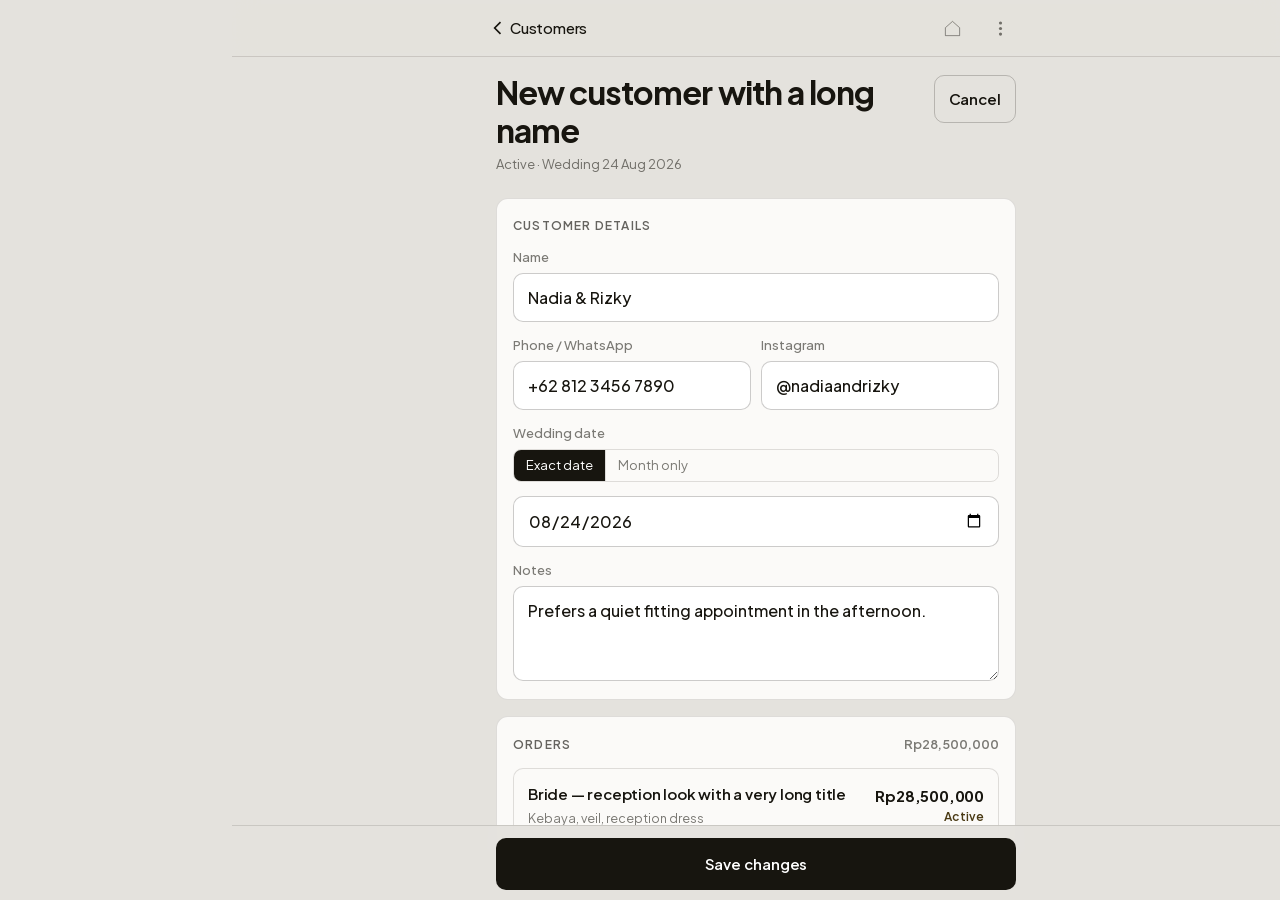
<file: .ui-audit.html>
<!doctype html>
<html lang="en">
<head>
  <meta charset="utf-8">
  <meta name="viewport" content="width=device-width,initial-scale=1,viewport-fit=cover">
  <link rel="stylesheet" href="fonts.css">
  <link rel="stylesheet" href="styles/pages.css">
  <link rel="stylesheet" href="styles/shared.css">
  <link rel="stylesheet" href="styles/documents.css">
  <link rel="stylesheet" href="styles/moodboard.css">
  <title>UI audit harness</title>
</head>
<body class="has-savebar">
  <div class="app">
    <header class="appbar">
      <div class="appbar__inner">
        <a class="appbar__up" href="#"><svg viewBox="0 0 24 24" fill="none" stroke="currentColor" stroke-width="2"><path d="M15 5l-7 7 7 7"/></svg><span class="appbar__up-label">Customers</span></a>
        <a class="appbar__icon" href="#" aria-label="All customers"><svg viewBox="0 0 24 24" fill="none" stroke="currentColor"><path d="M3 11l9-8 9 8v10H3z"/></svg></a>
        <button class="appbar__icon" aria-label="More actions"><svg viewBox="0 0 24 24" fill="currentColor"><circle cx="12" cy="5" r="2"/><circle cx="12" cy="12" r="2"/><circle cx="12" cy="19" r="2"/></svg></button>
      </div>
    </header>
    <main class="page">
      <div class="pagehead"><div class="pagehead__text"><h1 class="pagehead__title">New customer with a long name</h1><p class="pagehead__sub">Active · Wedding 24 Aug 2026</p></div><button class="btn btn--outline btn--sm">Cancel</button></div>
      <section class="view">
        <section class="card">
          <h2 class="card__title">Customer details</h2>
          <label class="field"><span class="field__label">Name</span><input class="input" value="Nadia &amp; Rizky"></label>
          <div class="grid2"><label class="field"><span class="field__label">Phone / WhatsApp</span><input class="input" value="+62 812 3456 7890"></label><label class="field"><span class="field__label">Instagram</span><input class="input" value="@nadiaandrizky"></label></div>
          <div class="field"><span class="field__label">Wedding date</span><div class="segmented"><button class="segmented__btn is-on">Exact date</button><button class="segmented__btn">Month only</button></div><input class="input" type="date" value="2026-08-24"></div>
          <label class="field"><span class="field__label">Notes</span><textarea class="input input--area" rows="3">Prefers a quiet fitting appointment in the afternoon.</textarea></label>
        </section>
        <section class="card"><div class="card__head"><h2 class="card__title">Orders</h2><span class="card__count">Rp28,500,000</span></div><a class="row row--kanban" href="#"><span class="row__main"><span class="row__title">Bride — reception look with a very long title</span><span class="row__meta">Kebaya, veil, reception dress</span></span><span class="row__side"><span class="row__amount">Rp28,500,000</span><span class="row__status row__status--active">Active</span></span></a></section>
      </section>
    </main>
    <div class="savebar"><div class="savebar__inner"><button class="btn btn--primary">Save changes</button></div></div>
  </div>
</body>
</html>
</file>
<file: fonts.css>
/* Plus Jakarta Sans — latin subset, variable weight 200-800.
   Inlined as a data URI on purpose. html2canvas snapshots the document by
   cloning it into an iframe, and that iframe re-resolves every font reference of
   its own. A URL there is a race: if the clone misses the face it lays text out
   in a fallback while the glyphs are painted from the real one. A data URI has
   nothing to fetch, so the clone can never miss it — and the PDF no longer
   depends on Google Fonts being reachable at the moment of download.
   Source: fonts.gstatic.com/s/plusjakartasans/v12 (SIL Open Font License 1.1). */
@font-face {
  font-family: 'Plus Jakarta Sans';
  font-style: normal;
  font-weight: 200 800;
  font-display: block;
  src: url([data-uri]) format('woff2');
  unicode-range: U+0000-00FF, U+0131, U+0152-0153, U+02BB-02BC, U+02C6, U+02DA,
    U+02DC, U+0304, U+0308, U+0329, U+2000-206F, U+20AC, U+2122, U+2191, U+2193,
    U+2212, U+2215, U+FEFF, U+FFFD;
}


/* Aileron — latin subset, Light (300) and Regular (400).
   The two document templates only, and only these two weights: the quotation
   and the invoice set every line in .q-r (300) or .q-b (400). The app UI keeps
   Plus Jakarta Sans above.

   Body was UltraLight (200) first. Aileron's UltraLight is genuinely hairline —
   it survives a screen but not a print, where the thin strokes break up. Light
   is the next step up and still clearly lighter than the 400 labels, so the
   document keeps its contrast without betting the body on a hairline.

   Inlined for the same reason: html2canvas snapshots each document through a
   clone in its own iframe, which re-resolves font references from scratch. A
   URL there is a race the PDF can lose — the clone lays text out in a fallback
   while the glyphs are painted from the real face. A data URI has nothing to
   fetch, so the clone cannot miss it.

   Each src is one unbroken line on purpose: an unquoted url() may not contain
   whitespace, and a quoted CSS string may not contain a raw newline, so
   wrapping the base64 for readability silently drops the face — and
   document.fonts.check() still reports true, because a fallback satisfies it.

   Aileron by Sora Sagano, released into the public domain by dot colon
   (dotcolon.net/font/aileron), v1.02. */

@font-face {
  font-family: 'Aileron';
  font-style: normal;
  font-weight: 300;
  font-display: block;
  src: url([data-uri]) format('woff2');
  unicode-range: U+0000-00FF, U+0100-017F, U+0131, U+0152-0153, U+02BB-02BC,
                 U+02C6, U+02DA, U+02DC, U+2000-206F, U+2074, U+20A0-20BF,
                 U+2122, U+2190-2193, U+2212, U+2215, U+FEFF, U+FFFD;
}

@font-face {
  font-family: 'Aileron';
  font-style: normal;
  font-weight: 400;
  font-display: block;
  src: url([data-uri]) format('woff2');
  unicode-range: U+0000-00FF, U+0100-017F, U+0131, U+0152-0153, U+02BB-02BC,
                 U+02C6, U+02DA, U+02DC, U+2000-206F, U+2074, U+20A0-20BF,
                 U+2122, U+2190-2193, U+2212, U+2215, U+FEFF, U+FFFD;
}
</file>
<file: styles/pages.css>
/* Page-specific presentation for the homepage, customer views, and order
   detail. Shared forms, overlays, controls, and document canvases live in the
   other files in this directory. This file intentionally loads first. */

:root {
  /* Figma homepage 37:54 variables. */
  --home-white:      #fefaf1;
  --home-white-dark: #e3e3e3;
  --home-black:      #0d0d0d;
  --home-black-light:#292929;
  --home-grid:       #4c4c4c;
  --home-orange:     #ff6a00;
  --home-green:      #23b620;
  --home-blue:       #1e72ef;
  --home-pink:       #fc4fac;
  --bg:        #E4E2DD;
  --surface:   #F4F3F0;
  --surface-2: #FBFAF8;
  --ink:       #17150F;
  --muted:     rgba(23, 21, 15, 0.56);
  /* Section labels and metadata used to sit on --faint (38%), which lands around
     2.4:1 on the card surface — unreadable at 11–12px. --label is the smallest
     tone that still clears 4.5:1; --faint is now only for decorative marks. */
  --label:     rgba(23, 21, 15, 0.66);
  --faint:     rgba(23, 21, 15, 0.38);
  --line:      rgba(23, 21, 15, 0.13);
  --line-2:    rgba(23, 21, 15, 0.22);
  --danger:    #A4341F;
  /* The fitting pen. One colour, no picker: the mark exists to say "here",
     not to be designed. fitting-pdf.js repeats it as RGB 255,42,42 so a mark
     never changes colour between the screen and the printed sheet. */
  --fit-mark:  #ff2a2a;
  --radius:    12px;
  /* Height of whichever fixed bottom bar is showing, published by app.js so the
     toast can clear it instead of guessing. */
  --bottombar-h: 0px;
  --keyboard-offset: 0px;
  --space-1: 4px;
  --space-2: 8px;
  --space-3: 12px;
  --space-4: 16px;
  --space-5: 20px;
  --ease-out-expo: cubic-bezier(0.16, 1, 0.3, 1);
  --ease-standard: cubic-bezier(0.22, 1, 0.36, 1);
  --ease-emphasized: cubic-bezier(0.76, 0, 0.24, 1);
  --motion-quick: 140ms;
  --motion-standard: 240ms;
  --motion-enter: 320ms;
  /* Route transition budget. The old black curtain cost 520ms out and 520ms
     back before a single row had been fetched; these are what replaced it. */
  --motion-route-leave: 120ms;
  --motion-route-enter: 180ms;
  --motion-route-cover: 300ms;   /* boot/gate curtain only */
  --motion-skeleton-delay: 120ms;
  /* Bottom sheets. Out is shorter than in for the same reason the route leave
     is: arriving should settle, dismissing should just go. */
  --motion-sheet-in: 260ms;
  --motion-sheet-out: 180ms;
  --motion-skeleton-min: 250ms;
  /* Wide-screen layout. --rail-w is the side rail's width (0 until 1100px);
     --page-mid is the horizontal centre of the page beside it, which is what
     every fixed bar centres on instead of the window. */
  --rail-w: 0px;
  --page-mid: calc(50% + var(--rail-w) / 2);
  /* The ledger's side inset. 24px is the phone's; wider screens get more air
     between the hairline ticks and the window edge, never less. */
  --gutter: 24px;
  /* The widest any page's content runs. Past it the black ledger keeps going
     to the edge, and the content stays centred in it. */
  --content-max: 1280px;
}

@media (min-width: 744px) {
  :root { --gutter: 32px; }
}
@media (min-width: 1100px) {
  :root { --rail-w: 232px; --gutter: 40px; }
}

* { box-sizing: border-box; }

html { -webkit-text-size-adjust: 100%; }

body {
  margin: 0;
  min-height: 100svh;
  min-height: 100dvh;
  background: var(--bg);
  color: var(--ink);
  font-family: 'Plus Jakarta Sans', -apple-system, BlinkMacSystemFont, 'Segoe UI', sans-serif;
  font-size: 16px;
  line-height: 1.45;
  -webkit-font-smoothing: antialiased;
}

button, input, select, textarea, a { touch-action: manipulation; }
button, input, select, textarea { font: inherit; }
button:disabled { cursor: default; }

a:focus-visible,
button:focus-visible {
  outline: 2px solid var(--ink);
  outline-offset: 3px;
}

body.has-modal { overflow: hidden; }
body.has-app-modal { overflow: hidden; }

/* -------------------------- Customers homepage ------------------------- */

/* Figma node 37:54. The homepage is a fixed 390px mobile canvas centred on
   wider screens. Every visible colour belongs to the canvas itself, so the
   page around it is only a frame. */
body.is-homepage { background: #292929; overflow-x: hidden; }
body.is-homepage .appbar,
body.is-homepage .pagehead { display: none; }
body.is-homepage .page {
  width: min(390px, 100%);
  max-width: 390px;
  min-height: 100svh;
  margin: 0 auto;
  padding: 0;
  background: var(--home-black);
}
body.is-homepage .view { gap: 0; }

.sr-only {
  position: absolute;
  width: 1px;
  height: 1px;
  padding: 0;
  margin: -1px;
  overflow: hidden;
  clip: rect(0, 0, 0, 0);
  white-space: nowrap;
  border: 0;
}

/* --------------------------- Stage and layers --------------------------- */

/* The ready layer is built and measured while it is still covered by the
   skeleton, so the only thing that ever changes on screen is opacity. The
   measuring layer is anchored top-left rather than inset, otherwise it would
   report the stage height instead of its own content height. */
.home-stage { position: relative; min-height: 1322px; }
.home-atmosphere {
  position: absolute;
  top: 0;
  left: 0;
  z-index: 0;
  width: 100%;
  height: 344px;
  overflow: hidden;
  pointer-events: none;
  contain: paint;
  background: var(--home-atmosphere-base, var(--home-white));
}

/* Five soft colour fields per scene, drifting past each other. Only `transform`
   animates, so the whole field runs on the compositor: no layout, no paint, no
   main-thread work per frame. The previous version animated background-position
   on ~40 tiles, which repaints every one of them on every frame — that, not the
   element count, was the cost. */
.home-atmosphere__scene {
  position: absolute;
  inset: 0;
  opacity: 0;
  overflow: hidden;
  transition: opacity 1400ms var(--ease-standard);
}

.home-atmosphere__scene.is-visible { opacity: 1; }

.home-atmosphere__blob {
  position: absolute;
  left: var(--blob-x);
  top: var(--blob-y);
  width: var(--blob-size);
  aspect-ratio: 1;
  translate: -50% -50%;
  opacity: var(--blob-opacity);
  /* closest-side keeps the falloff circular in a non-square box, so the fields
     stay round and blend instead of reading as ellipses. */
  background: radial-gradient(circle closest-side, var(--blob-color), transparent 100%);
  will-change: transform;
  animation: home-atmosphere-blob var(--blob-duration) ease-in-out var(--blob-delay) infinite alternate;
}

/* The pixel grid. One static element over the whole field — the colour moves
   underneath it and the grid never does, which is what makes the motion read as
   light behind a screen rather than as a texture sliding about. */
.home-atmosphere__grid {
  position: absolute;
  inset: 0;
  background-image:
    linear-gradient(to right, var(--home-atmosphere-line, rgba(23,21,15,.10)) 1px, transparent 1px),
    linear-gradient(to bottom, var(--home-atmosphere-line, rgba(23,21,15,.10)) 1px, transparent 1px);
  background-size: 9px 9px;
}

/* The greeting sits in an ambient clearing, not a shape. Two offset fields
   protect different parts of the copy while a faint wash joins them to the foot
   of the hero. Their overlaps break the contour; the blur removes the last
   readable edge. A seeded drift keeps the clearing inside the moving picture. */
.home-atmosphere__scrim {
  position: absolute;
  inset: -24px -32px -36px;
  transform-origin: 50% 82%;
  background:
    radial-gradient(
      ellipse 64% 29% at 34% 80%,
      color-mix(in srgb, var(--home-atmosphere-scrim, var(--home-white)) 94%, transparent) 0%,
      color-mix(in srgb, var(--home-atmosphere-scrim, var(--home-white)) 78%, transparent) 42%,
      transparent 100%),
    radial-gradient(
      ellipse 56% 32% at 74% 88%,
      color-mix(in srgb, var(--home-atmosphere-scrim, var(--home-white)) 80%, transparent) 0%,
      color-mix(in srgb, var(--home-atmosphere-scrim, var(--home-white)) 48%, transparent) 48%,
      transparent 100%),
    linear-gradient(
      180deg,
      transparent 55%,
      color-mix(in srgb, var(--home-atmosphere-scrim, var(--home-white)) 12%, transparent) 70%,
      color-mix(in srgb, var(--home-atmosphere-scrim, var(--home-white)) 54%, transparent) 104%);
  filter: blur(20px);
  will-change: transform;
  animation: home-atmosphere-safe-area var(--safe-duration, 27s) ease-in-out var(--safe-delay, -9s) infinite alternate;
}

.home-state { position: relative; z-index: 1; width: 100%; }
/* The layers set their own display, which would otherwise beat [hidden]. */
.home-state[hidden] { display: none; }
.home-state--ready { background: transparent; }
.home-state--ready.is-measuring {
  position: absolute;
  top: 0;
  left: 0;
  width: 100%;
  visibility: hidden;
}
.home-state.is-transitioning {
  position: absolute;
  inset: 0;
  opacity: 0;
  transition: opacity var(--motion-route-enter) ease;
}
.home-state.is-transitioning.is-visible { opacity: 1; }
.home-state--loading.is-hidden { opacity: 0; }

/* ------------------------------- Hero ---------------------------------- */

.home-hero {
  height: 344px;
  min-height: 0;
  padding: 240px 24px 24px;
  display: flex;
  align-items: flex-end;
  background: transparent;
  border: 0;
  overflow: hidden;
}
.home-hero__content {
  width: 100%;
  margin: 0;
  display: flex;
  flex-direction: column;
  gap: 8px;
}
.home-hero__greeting {
  margin: 0;
  color: var(--home-hero-ink, var(--home-black));
  transition: color 900ms var(--ease-standard);
  font-size: 32px;
  font-weight: 700;
  line-height: 40px;
  letter-spacing: -.96px;
  outline: none;
}
.home-hero__greeting:focus {
  outline: none;
}
.home-hero__deadline {
  margin: 0;
  min-height: 0;
  padding: 0;
  background: none;
  color: var(--home-hero-ink, var(--home-black));
  transition: color 900ms var(--ease-standard);
  font-size: 14px;
  font-weight: 400;
  line-height: 20px;
  letter-spacing: -.42px;
  white-space: normal;
  overflow: visible;
}
/* ------------------------ Fixed Navigation Bar --------------------------- */

.home-nav {
  position: fixed;
  top: 0;
  left: var(--page-mid);
  transform: translateX(-50%);
  width: 100%;
  max-width: 390px;
  padding: 12px 16px 0;
  display: flex;
  justify-content: space-between;
  align-items: flex-start;
  z-index: 100;
  pointer-events: none;
}
body:not(.is-homepage) .home-nav { display: none; }

.home-nav-btn {
  pointer-events: auto;
  width: 56px;
  height: 55px;
  padding: 0;
  border: 1px solid var(--home-white-dark, #e3e3e3);
  border-radius: 4px;
  background: transparent;
  display: grid;
  grid-template-rows: 48px 7px;
  cursor: pointer;
  overflow: hidden;
  transition: grid-template-rows 120ms var(--ease-out-expo, cubic-bezier(0.16, 1, 0.3, 1));
}
.home-nav-btn__face {
  min-width: 0;
  background: var(--home-white, #fefaf1);
  display: flex;
  align-items: center;
  justify-content: center;
  overflow: hidden;
}
.home-nav-btn__face img {
  display: block;
  width: 24px;
  height: 24px;
}
.home-nav-btn__rail {
  display: block;
  background: var(--home-white-dark, #e3e3e3);
}
.home-nav-btn:active,
.home-nav-btn.is-pressed {
  grid-template-rows: 53px 2px;
}
.home-nav-btn:active .home-nav-btn__face,
.home-nav-btn.is-pressed .home-nav-btn__face {
  background-image: linear-gradient(180deg, transparent, rgba(0,0,0,.06));
}

.home-nav-menu-wrapper {
  position: relative;
  pointer-events: auto;
}

/* ---------------------------- Shortcut row ------------------------------ */

/* Each cell stays exactly 98px in every state; pressing only moves the split
   between the face and the rail, so neighbours never shift. */
/* Six tiles, three to a row, every one the same 98px. Height is auto rather
   than a fixed 98px because there is more than one row here.

   Add order sits in the grid with the coloured five rather than in a band of
   its own: it is the same kind of gesture at the same size, and the row it used
   to share with Add customer has no second occupant now that adding a customer
   lives at the foot of the ledger where the customers are. */
.home-actions {
  height: auto;
  padding: 0;
  background: none;
  border: 0;
  display: grid;
  grid-template-columns: repeat(3, 1fr);
}
/* display:grid below outranks the user agent's [hidden] rule, so a tile stood
   down by a flag would still draw. Same reason .home-alert[hidden] exists. */
.home-action[hidden] { display: none; }
/* 76px, down from 98px. Six tiles and a wide row is a lot of furniture to put
   between the greeting and the ledger; at 98px each the shortcuts pushed the
   customer list off a 390px screen entirely. The label is the thing being read,
   so the icon shrank and the padding went, not the type. */
.home-action {
  height: 76px;
  padding: 0;
  border: 0;
  background: transparent;
  color: var(--home-white);
  display: grid;
  grid-template-rows: 68px 8px;
  cursor: pointer;
  transition: grid-template-rows 180ms var(--ease-out-expo, cubic-bezier(0.16, 1, 0.3, 1));
}
.home-action__face {
  min-width: 0;
  /* Back to 12px of side padding. It had been cut to 4 to stop "Moodboard"
     spilling to the edge of a 98px tile in the old four-column row; the
     narrowest tile here is a third of the width, which is comfortably wider
     than the longest label. */
  padding: 10px 12px;
  display: flex;
  flex-direction: column;
  align-items: center;
  justify-content: center;
  gap: 4px;
  overflow: hidden;
  font-size: 14px;
  font-weight: 700;
  line-height: 20px;
  letter-spacing: -.42px;
  text-align: center;
}
.home-action__face img { display: block; width: 20px; height: 20px; }
.home-action__rail { display: block; }
/* The orange the Schedule tile wore. Customer takes the slot and the colour:
   the row is a fixed palette of six, and leaving a gap in it to mark a tile
   that is gone would be the only thing the reader noticed. */
.home-action--customer  .home-action__face { background: linear-gradient(180deg, rgba(0,0,0,.04), transparent), #ff6a00; }
.home-action--customer  .home-action__rail { background: #dd5d01; }
.home-action--quotation .home-action__face { background: linear-gradient(180deg, rgba(0,0,0,.04), transparent), #23b620; }
.home-action--quotation .home-action__rail { background: #19aa16; }
.home-action--invoice   .home-action__face { background: linear-gradient(180deg, rgba(0,0,0,.04), transparent), #1e72ef; }
.home-action--invoice   .home-action__rail { background: #1866da; }
.home-action--fitting   .home-action__face { background: linear-gradient(180deg, rgba(0,0,0,.06), transparent), #fc4fac; }
.home-action--fitting   .home-action__rail { background: #e72a90; }
/* Moodboard's own violet, so the second row reads as two distinct sections
   rather than one colour split down the middle. It borrows Fitting's pink only
   when Fitting is not on screen to claim it — see the lone-tile rule below. */
.home-action--moodboard .home-action__face { background: linear-gradient(180deg, rgba(0,0,0,.04), transparent), #8b4ff6; }
.home-action--moodboard .home-action__rail { background: #7a3ee4; }
/* Making a record, not opening a section: no category colour to claim. */
.home-action--add .home-action__face { background: linear-gradient(180deg, rgba(255,255,255,.1), transparent), #292929; }
.home-action--add .home-action__rail { background: #1a1a1a; }

/* A row, not a seventh tile: 56px, left-aligned, with a chevron at the end.
   The six tiles are categories you land in; this one is a flow you start, and
   the shape says so before the label does. The face, rail, and press are still
   the tile's own — it is the same object, laid out along its width. */
.home-action--production { grid-column: 1 / -1; height: 56px; grid-template-rows: 48px 8px; }
.home-action--production .home-action__face {
  flex-direction: row;
  justify-content: flex-start;
  gap: 10px;
  padding: 0 16px;
  background: linear-gradient(180deg, rgba(255,255,255,.1), transparent), #292929;
}
.home-action--production .home-action__rail { background: #1a1a1a; }
.home-action__go { margin-left: auto; width: 16px !important; height: 16px !important; opacity: .6; }
[data-production-entry][hidden] { display: none !important; }
.home-action:active,
.home-action.is-pressed,
.home-action.is-appear-pressed { grid-template-rows: 74px 2px; }
.home-action--production:active,
.home-action--production.is-pressed,
.home-action--production.is-appear-pressed { grid-template-rows: 54px 2px; }
.home-action:active .home-action__face,
.home-action.is-pressed .home-action__face { background-image: linear-gradient(180deg, transparent, rgba(0,0,0,.10)); }

/* Stand Fitting down and the second row is Moodboard and Add order, two tiles
   in a three-column grid. Moodboard takes the spare column rather than leaving
   a hole, and inherits Fitting's pink so the row is never a colour short. Every
   tile stays 98px either way — the band shape the add row used to wear is gone
   with it. */
body:not(.has-fitting-shortcut) .home-action--moodboard { grid-column: span 2; }
body:not(.has-fitting-shortcut) .home-action--moodboard .home-action__face { background: linear-gradient(180deg, rgba(0,0,0,.06), transparent), #fc4fac; }
body:not(.has-fitting-shortcut) .home-action--moodboard .home-action__rail { background: #e72a90; }

/* -------------------------- Submissions bar ----------------------------- */

/* Present only when the submissions query returned rows, so an empty result
   removes the whole 63px block instead of reserving a gap. */
.home-alert {
  width: 100%;
  height: 63px;
  padding: 0;
  border: 0;
  background: none;
  color: var(--home-white);
  display: grid;
  grid-template-rows: 56px 7px;
  text-align: left;
  cursor: pointer;
  transition: grid-template-rows 120ms var(--ease-out-expo, cubic-bezier(0.16, 1, 0.3, 1));
}
.home-alert[hidden] { display: none; }
.home-alert__face {
  min-width: 0;
  padding: 16px;
  display: flex;
  align-items: center;
  gap: 8px;
  overflow: hidden;
  background: linear-gradient(180deg, rgba(255,255,255,.1), transparent), #292929;
  font-size: 16px;
  font-weight: 600;
  line-height: 24px;
  letter-spacing: -.48px;
}
.home-alert__face > span {
  flex: 1;
  min-width: 0;
  overflow: hidden;
  text-overflow: ellipsis;
  white-space: nowrap;
}
.home-alert__icon,
.home-alert__chevron { flex: none; display: block; width: 24px; height: 24px; }
/* The Figma chevron is the shared up glyph rotated a quarter turn. */
.home-alert__chevron { transform: rotate(90deg); }
.home-alert__rail { background: var(--home-black); }
.home-alert:active,
.home-alert.is-pressed { grid-template-rows: 61px 2px; }
.home-alert:active .home-alert__face,
.home-alert.is-pressed .home-alert__face { background-image: linear-gradient(180deg, transparent, rgba(0,0,0,.16)); }

/* ------------------------------- Search --------------------------------- */

.home-search-section { background: var(--home-white); }
.home-search {
  height: 48px;
  padding: 12px 16px;
  display: flex;
  align-items: center;
  gap: 10px;
}
.home-search__icon { flex: none; display: block; width: 20px; height: 20px; }
.home-search input {
  min-width: 0;
  width: 100%;
  padding: 0;
  border: 0;
  outline: 0;
  background: transparent;
  color: var(--home-black);
  font: 400 16px/20px 'Plus Jakarta Sans', sans-serif;
  letter-spacing: -.48px;
}
.home-search input::-webkit-search-cancel-button { -webkit-appearance: none; }
.home-search__rail { height: 7px; background: var(--home-white-dark); }

/* ---------------------------- Customer ledger --------------------------- */

/* The rules and ticks are real elements rather than a background pattern, so
   they stay pixel-aligned whatever height a card ends up at. */
.home-customers {
  padding: 0;
  background: var(--home-black);
  color: var(--home-grid);
  overflow: visible;
}
.home-summary {
  height: 36px;
  padding: 8px 24px;
  border-top: 1px solid var(--home-grid);
  border-bottom: 1px solid var(--home-grid);
  display: flex;
  align-items: center;
  gap: 8px;
  font-size: 14px;
  line-height: 20px;
  letter-spacing: -.42px;
  white-space: nowrap;
}
.home-summary i {
  flex: none;
  width: 2px;
  height: 2px;
  border-radius: 50%;
  background: var(--home-grid);
}
.home-grid-rule { height: 1px; background: var(--home-grid); }
.home-grid-spacer { height: 24px; position: relative; }
.home-grid-spacer::before,
.home-grid-spacer::after {
  content: '';
  position: absolute;
  top: 0;
  width: 1px;
  height: 24px;
  background: var(--home-grid);
}
.home-grid-spacer::before { left: 24px; }
.home-grid-spacer::after  { right: 24px; }

.home-customer-list { padding: 0; }
.home-customer-record__inset { padding: 0 24px; }
.home-customer-card {
  display: block;
  min-height: 0;
  margin: 0;
  padding: 0;
  color: var(--home-black);
  text-decoration: none;
  border: 0;
  border-radius: 0;
  box-shadow: none;
}
.home-customer-card__face {
  padding: 12px;
  display: flex;
  flex-direction: column;
  gap: 12px;
  background: var(--home-white);
  border-left: 1px solid var(--home-grid);
  border-right: 1px solid var(--home-grid);
  transition: padding 120ms var(--ease-out-expo, cubic-bezier(0.16, 1, 0.3, 1));
}
.home-customer-card__top {
  display: flex;
  align-items: flex-start;
  gap: 48px;
}
.home-customer-card__name {
  flex: 1;
  min-width: 0;
  display: -webkit-box;
  -webkit-box-orient: vertical;
  -webkit-line-clamp: 2;
  overflow: hidden;
  font-size: 20px;
  font-weight: 700;
  line-height: 24px;
  letter-spacing: -.6px;
}
.home-customer-card__badge {
  flex: none;
  height: 24px;
  padding: 2px;
  display: flex;
  align-items: center;
  background: none;
  border: 0;
  border-radius: 0;
  font-size: 12px;
  font-weight: 700;
  line-height: 16px;
  letter-spacing: -.36px;
  white-space: nowrap;
}
.home-customer-card--production   .home-customer-card__badge { color: #e72a90; }
.home-customer-card--invoice      .home-customer-card__badge { color: #1866da; }
.home-customer-card--consultation .home-customer-card__badge,
.home-customer-card--quiet        .home-customer-card__badge { color: var(--home-grid); }
.home-customer-card__meta {
  display: flex;
  align-items: center;
  gap: 10px;
  font-size: 13px;
  font-weight: 500;
  line-height: 20px;
  letter-spacing: -.39px;
}
.home-customer-card__meta span:first-child { flex: none; width: 120px; }
.home-customer-card__meta span:last-child { flex: 1; min-width: 0; text-align: right; }
.home-customer-card__rail {
  height: 12px;
  display: block;
  background: var(--home-white-dark);
  border-left: 1px solid var(--home-grid);
  border-right: 1px solid var(--home-grid);
  transition: height 120ms var(--ease-out-expo, cubic-bezier(0.16, 1, 0.3, 1));
}
/* Pressing takes 8px off the rail and gives it to the face (4px top, 4px bottom),
   so the customer card face becomes taller while the record's total height stays put. */
.home-customer-card:active .home-customer-card__face,
.home-customer-card.is-pressed .home-customer-card__face {
  padding-top: 16px;
  padding-bottom: 16px;
  background: linear-gradient(180deg, transparent, rgba(0,0,0,.06)), var(--home-white);
}
.home-customer-card:active .home-customer-card__rail,
.home-customer-card.is-pressed .home-customer-card__rail { height: 4px; }

/* The no-match and empty states live inside the black ledger. */
body.is-homepage .empty {
  margin: 0;
  padding: 24px;
  color: var(--home-grid);
  font-size: 14px;
  line-height: 20px;
  letter-spacing: -.42px;
  text-align: center;
}
/* The customer page's order list is the same black ledger with the same add
   row at the end of it, so it takes the same treatment rather than a copy. */
/* shared.css loads after this file, so its .btn--outline:hover wins a tie and,
   on a touch screen where hover sticks after a tap, turned these cream add
   rows transparent — ink label on a black canvas, an empty box. */
body.is-homepage .btn--empty:hover,
.cust-order-list .btn--empty:hover { background: var(--home-white); border-color: var(--home-grid); }
body.is-homepage .btn--empty,
.cust-order-list .btn--empty {
  /* .btn--block sets width:100%, which resolves against the ledger's full
     width and then the 24px side margins push the button past the right edge —
     24px of horizontal page scroll on every empty ledger. auto lets a
     block-level box fill what is left after its own margins, which is what the
     inset wanted in the first place. */
  width: auto;
  margin: 0 24px 24px;
  background: var(--home-white);
  color: var(--home-black);
  border: 1px solid var(--home-grid);
  border-radius: 0;
}

/* ------------------------------- Footer --------------------------------- */

.home-footer {
  height: 72px;
  padding: 24px;
  display: flex;
  align-items: center;
  justify-content: center;
  background: var(--home-black);
  color: var(--home-grid);
  font-size: 14px;
  font-weight: 400;
  line-height: 24px;
  letter-spacing: -.42px;
}

/* ---------------------------- Loading skeleton -------------------------- */

/* A structural stand-in for the real page rather than a set of stacked cards.
   Only colour animates — nothing here can move the layout. */
.home-skel {
  min-height: 1322px;
  display: flex;
  flex-direction: column;
  background: linear-gradient(to bottom, transparent 0 344px, var(--home-black) 344px);
}
.home-skel__block {
  display: block;
  background: rgba(76,76,76,.18);
  animation: home-shimmer 1.2s ease-in-out infinite;
}
.home-skel__hero {
  height: 344px;
  padding: 240px 24px 24px;
  display: flex;
  flex-direction: column;
  gap: 8px;
  background: transparent;
}
.home-skel__hero .home-skel__block {
  background: var(--home-hero-skeleton, rgba(76,76,76,.18));
  animation-name: home-hero-shimmer;
}
.home-skel__line { height: 40px; display: flex; align-items: center; }
.home-skel__lines { height: 40px; display: flex; flex-direction: column; justify-content: center; gap: 4px; }
.home-skel__actions {
  height: 152px;
  display: grid;
  grid-template-columns: repeat(3, 1fr);
  background: var(--home-white);
}
.home-skel__actions i { display: grid; grid-template-rows: 68px 8px; }
/* The skeleton has to be the exact size of what replaces it, or the page jumps
   as it loads — which is the same fault as any other layout shift, just one
   that happens before you can tap anything. Five tiles plus a sixth that only
   appears with SHOW_FITTING_SHORTCUT on, in the same three-column grid. */
.home-skel__actions i.home-skel__actions--wide { display: none; }
body.has-fitting-shortcut .home-skel__actions i.home-skel__actions--wide { display: grid; }
body:not(.has-fitting-shortcut) .home-skel__actions i:nth-child(4) { grid-column: span 2; }
/* Last in the markup, first on screen, so the six keep the nth-child positions
   the rules above count on. The extra row is reserved from the stored answer to
   the production probe — see productionReadyGuess — because a tile that arrives
   after the skeleton is a tile that arrives under a thumb. */
.home-skel__production { order: -1; grid-column: 1 / -1; grid-template-rows: 48px 8px !important; }
body.has-production .home-skel__actions { height: 208px; }
.home-skel__actions i::before,
.home-skel__actions i::after { content: ''; display: block; }
.home-skel__actions i::before { background: rgba(76,76,76,.18); animation: home-shimmer 1.2s ease-in-out infinite; }
.home-skel__actions i::after  { background: rgba(76,76,76,.32); }
/* The submissions bar's stand-in; wide screens only reserve it (see Wide
   screens), so on a phone it is not there at all. */
.home-skel__alert { display: none; }
.home-skel__search { height: 48px; background: var(--home-white); }
.home-skel__rail { height: 7px; background: var(--home-white-dark); }
/* The ledger tabs: 1px rule, 8px of canvas, two 48px tabs, the first one the
   cream folder tab over the search band. Reserved from the same stored probe
   answer as the assignment row, for the same reason. */
.home-skel__tabs {
  height: 57px;
  padding-top: 8px;
  display: grid;
  grid-template-columns: repeat(2, minmax(0, 1fr));
  background: var(--home-black);
  border-top: 1px solid var(--home-grid);
}
.home-skel__tabs i:first-child { background: var(--home-white); }
.home-skel__tabs i:last-child { border-bottom: 1px solid var(--home-grid); }
.home-skel__ledger { flex: 1; background: var(--home-black); }
.home-skel__summary {
  height: 36px;
  padding: 8px 24px;
  border-top: 1px solid var(--home-grid);
  border-bottom: 1px solid var(--home-grid);
  display: flex;
  align-items: center;
}
/* The summary sits on the black ledger, so its placeholder lifts off the
   background instead of tinting towards it. */
.home-skel__summary .home-skel__block {
  background: rgba(255,255,255,.10);
  animation-name: home-shimmer-dark;
}
.home-skel__face {
  padding: 12px;
  display: flex;
  flex-direction: column;
  justify-content: center;
  gap: 12px;
  background: var(--home-white);
  border-left: 1px solid var(--home-grid);
  border-right: 1px solid var(--home-grid);
}
.home-skel__name { display: flex; flex-direction: column; }
.home-skel__name span { height: 24px; display: flex; align-items: center; }
.home-skel__meta { height: 20px; display: flex; align-items: center; justify-content: space-between; }
.home-skel__cardrail {
  height: 12px;
  background: var(--home-white-dark);
  border-left: 1px solid var(--home-grid);
  border-right: 1px solid var(--home-grid);
}
.home-skel__footer { height: 72px; background: var(--home-black); }
/* Stand-ins for the columns a wide screen has to fill; a phone's one column is
   already covered by the five above. */
.home-skel__more { display: none; }
@keyframes home-shimmer {
  50% { background-color: rgba(76,76,76,.32); }
}
@keyframes home-shimmer-dark {
  50% { background-color: rgba(255,255,255,.18); }
}

/* ------------------------------ Error state ------------------------------ */

/* Keeps the ledger's geometry so a failure never collapses the page. */
.home-state--error {
  min-height: 1322px;
  padding: 24px;
  display: grid;
  place-items: center;
  background: var(--home-black);
}
.home-error-panel {
  width: 100%;
  max-width: 342px;
  padding: 24px;
  display: grid;
  gap: 12px;
  justify-items: center;
  text-align: center;
  background: var(--home-white);
  border: 1px solid var(--home-grid);
  color: var(--home-black);
}
.home-error-panel__title { margin: 0; font-size: 16px; font-weight: 700; line-height: 24px; letter-spacing: -.48px; }
.home-error-panel__hint { margin: 0; font-size: 14px; line-height: 20px; letter-spacing: -.42px; color: #4c4c4c; }
.home-error__retry {
  padding: 10px 16px;
  background: var(--home-black);
  color: var(--home-white);
  border: 0;
  border-radius: 0;
  font: 700 14px/20px 'Plus Jakarta Sans', sans-serif;
  letter-spacing: -.42px;
  cursor: pointer;
}
.home-error__retry:focus-visible { outline: 2px solid #ff6a00; outline-offset: 2px; }

@keyframes home-hero-shimmer {
  50% { background-color: var(--home-hero-skeleton-peak, rgba(76,76,76,.32)); }
}

@keyframes home-atmosphere-blob {
  from { transform: translate3d(var(--blob-from-x), var(--blob-from-y), 0) scale(var(--blob-from-scale)); }
  to   { transform: translate3d(var(--blob-to-x), var(--blob-to-y), 0) scale(var(--blob-to-scale)); }
}

@keyframes home-atmosphere-safe-area {
  from { transform: translate3d(var(--safe-from-x, -1%), var(--safe-from-y, 1%), 0) scale(var(--safe-from-scale, .98)); }
  to   { transform: translate3d(var(--safe-to-x, 1%), var(--safe-to-y, -1%), 0) scale(var(--safe-to-scale, 1.04)); }
}

.home-atmosphere__scene.is-instant { transition: none; }

@media (prefers-reduced-motion: reduce) {
  /* Stopped at their seeded positions the fields are still a mesh gradient, so
     reduced motion loses the drift and none of the picture. */
  .home-atmosphere__blob { animation: none; }
  .home-atmosphere__scrim { animation: none; }
  .home-atmosphere__scene { transition: none; }
  .home-hero__greeting,
  .home-hero__deadline { transition: none; }
  .home-skel__block,
  .home-skel__actions i::before { animation: none; background-color: rgba(76,76,76,.25); }
  .home-skel__summary .home-skel__block { background-color: rgba(255,255,255,.14); }
  .home-state.is-transitioning,
  .home-action,
  .home-alert,
  .home-customer-card__face,
  .home-customer-card__rail { transition: none; }
}

/* ---------------------------- Wide screens ------------------------------ */

/* From 744px the canvas is the whole page area. The bands — hero, shortcuts,
   enquiries, ledger head, summary, footer — still run edge to edge the way
   they do on a phone; what they hold is inset to one content column, and the
   customers are laid out as a grid of ledger strips inside it. Nothing here
   applies below 744px, so the phone is the phone. */
@media (min-width: 744px) {
  body.is-homepage { background: var(--home-black); }
  body.is-homepage .page { width: 100%; max-width: none; }

  /* Where the content column starts: the gutter, or the centred margin once
     the page is wider than --content-max. A percentage, so it is resolved by
     whichever full-width band uses it, and needs no measuring. */
  #viewCustomers { --home-inset: max(var(--gutter), calc((100% - var(--content-max)) / 2)); }

  /* The phone's 1322px floor was a 390px column's worth of ledger. A grid is
     shorter for the same records, so the floor is the screen instead. */
  .home-stage,
  .home-skel,
  .home-state--error { min-height: 100svh; }

  /* The buttons sit over the content's edges, not the window's. */
  .home-nav {
    width: calc(100% - 2 * var(--gutter));
    max-width: var(--content-max);
    padding: 12px 0 0;
  }

  /* On an iPad held upright the menu is the navigation — the side rail only
     arrives at 1100px — so here it is drawn as the rail rather than as the
     app bar's rounded popover: black, ruled, square, the current section a
     cream face on its rail, and open at once rather than popping in. The
     phone keeps its popover. */
  .home-nav-menu-wrapper .menu__list {
    top: calc(100% + 8px);
    min-width: 232px;
    padding: 8px;
    background: var(--home-black);
    border: 1px solid var(--home-grid);
    border-radius: 0;
    box-shadow: none;
    animation: none;
  }
  .home-nav-menu-wrapper .menu__item {
    min-height: 48px;
    border-bottom: 4px solid transparent;
    border-radius: 0;
    background-clip: padding-box;
    color: rgba(254,250,241,.72);
    font-size: 15px;
    font-weight: 600;
    letter-spacing: -.45px;
    text-decoration: none;
  }
  .home-nav-menu-wrapper .menu__item[aria-current="page"] {
    background-color: var(--home-white);
    border-bottom-color: var(--home-white-dark);
    color: var(--home-black);
  }
  .home-nav-menu-wrapper #menuSignOut { margin-top: 4px; border-top: 1px solid var(--home-grid); }
  .home-nav-menu-wrapper .menu__item:focus-visible { outline: 2px solid var(--home-white); outline-offset: -2px; }
  .home-nav-menu-wrapper .menu__item[aria-current="page"]:focus-visible { outline-color: var(--home-black); }

  /* The time field is laid out in percentages of a box that is now wider than
     it is tall, so the fields are sized from the band's height as much as its
     width; at the phone's 64–110% of a 1000px band they would be washes too
     broad to read as five colours. Still transform-only. */
  .home-atmosphere__blob { width: calc(var(--blob-size) * .3 + 240px); }

  .home-hero { padding: 240px var(--home-inset) 24px; }
  .home-hero__greeting { font-size: 40px; line-height: 48px; letter-spacing: -1.2px; }
  .home-hero__deadline { max-width: 64ch; }
  .home-skel__hero { padding: 240px var(--home-inset) 24px; }
  .home-skel__line { height: 48px; }
  .home-skel__lines { max-width: 560px; }

  /* One row of six, under the assignment row. The bands stay full bleed; only
     the row's own label comes in to the gutter, where the ledger starts. */
  .home-actions { grid-template-columns: repeat(6, minmax(0, 1fr)); }
  .home-action--production .home-action__face { padding: 0 var(--gutter); }
  .home-skel__actions { height: 76px; grid-template-columns: repeat(6, minmax(0, 1fr)); }
  body.has-production .home-skel__actions { height: 132px; }

  .home-alert__face { padding: 16px var(--home-inset); }
  /* The bar's own face and rail, reserved when the last visit had submissions
     waiting (body.has-enquiries, from app.js), so the ledger does not drop
     63px under the reader when they arrive. */
  body.has-enquiries .home-skel__alert {
    display: block;
    height: 63px;
    flex: none;
    background:
      linear-gradient(180deg, rgba(255,255,255,.1), transparent) 0 0 / 100% 56px no-repeat,
      linear-gradient(#292929, #292929) 0 0 / 100% 56px no-repeat,
      var(--home-black);
  }

  /* Tabs and search on one band. The tab keys are styled with the tabs in the
     production block; this is the band they share with the search key. */
  .home-ledger-head {
    display: flex;
    align-items: flex-start;
    gap: 12px;
    padding: 12px var(--home-inset);
    background: var(--home-black);
    border-top: 1px solid var(--home-grid);
  }
  .home-search-section { flex: 1; min-width: 0; }
  .home-skel__head {
    display: grid;
    grid-template-columns: minmax(0, 1fr);
    grid-template-rows: 48px 7px;
    column-gap: 12px;
    padding: 12px var(--home-inset);
    background: var(--home-black);
    border-top: 1px solid var(--home-grid);
  }
  body.has-production .home-skel__head { grid-template-columns: auto minmax(0, 1fr); }
  body.has-production .home-skel__search,
  body.has-production .home-skel__rail { grid-column: 2; }
  .home-skel__tabs {
    grid-row: 1 / 3;
    height: 55px;
    padding: 0;
    gap: 1px;
    grid-template-columns: repeat(2, 168px);
    border-top: 0;
  }
  .home-skel__tabs i:first-child { border-bottom: 7px solid var(--home-white-dark); }
  .home-skel__tabs i:last-child { background: var(--home-black-light); border-bottom: 7px solid var(--home-black); }
  /* Loading the penjahit ledger: the cream key is the second one, as it will
     be, rather than flipping across once the list lands. */
  body.is-penjahit-ledger .home-skel__tabs i:first-child { background: var(--home-black-light); border-bottom-color: var(--home-black); }
  body.is-penjahit-ledger .home-skel__tabs i:last-child { background: var(--home-white); border-bottom-color: var(--home-white-dark); }

  /* The rule between the head and the summary belongs to the head here, so
     that once the head is pinned the cards scroll away under a rule rather
     than under a bare edge. Same 1px, moved, so nothing below shifts. */
  .home-ledger-head,
  .home-skel__head { border-bottom: 1px solid var(--home-grid); }
  .home-summary,
  .home-skel__summary { padding: 8px var(--home-inset); border-top: 0; }

  /* ---- The ledger as a grid ----
     Every record is a cell: its 24px spacer moves to the top, so each row of
     cards opens with ticks at every card edge and the spacer after the
     summary has nothing left to do. Cells meet with no gap, and each card is
     inset 12px inside its cell, so neighbours sit 24px apart and the rules
     run unbroken across the row. They run further — out to the page edges —
     the way they do on a phone, by a pseudo-element the list clips. */
  .home-customers > .home-grid-spacer,
  .home-skel__ledger > .home-grid-spacer { display: none; }
  .home-customer-list {
    display: grid;
    /* 344px cells hold a 320px card: two columns from 744px, three from a
       laptop, and never the four that made a 300px card clip a long name. */
    grid-template-columns: repeat(auto-fill, minmax(344px, 1fr));
    padding: 0 calc(var(--home-inset) - 12px) 24px;
    overflow-x: clip;
  }
  .home-customer-record,
  .home-customer-record.home-skel__more { display: flex; flex-direction: column; min-width: 0; }
  .home-customer-record > .home-grid-spacer { order: -1; }
  .home-customer-record > .home-grid-spacer::before { left: 12px; }
  .home-customer-record > .home-grid-spacer::after { right: 12px; }
  .home-customer-record > .home-grid-rule { position: relative; }
  .home-customer-record > .home-grid-rule::before {
    content: '';
    position: absolute;
    top: 0;
    left: -100vw;
    right: -100vw;
    height: 1px;
    background: var(--home-grid);
  }
  /* A row is as tall as its tallest card and every card in it fills the row,
     so the rules under a row are one line rather than a staircase. The name
     takes the slack, which leaves every meta row on the same baseline. */
  .home-customer-record__inset { flex: 1; display: flex; flex-direction: column; padding: 0 12px; }
  .home-customer-record__inset > .swipe,
  .home-customer-record .swipe__pane,
  .home-customer-record .home-customer-card { flex: 1; display: flex; flex-direction: column; }
  .home-customer-card__face,
  .home-skel__face { flex: 1; }
  /* A 320px-plus card fits most names on one line where a phone needs two, so
     the stand-in rows are one-line rows too; the second name bar would make
     every placeholder row 24px taller than the row that replaces it. 12px
     between name and status, not 24: the status is right-aligned and coloured,
     so it never needs the room to read as separate, and at the narrowest
     three-column width (iPad Pro landscape, a 335px card) those 12px are what
     keeps a three-word name like "Cahaya Amelia Hartono" on one line. */
  .home-skel__name span + span { display: none; }
  .home-customer-card__top { flex: 1 0 auto; gap: 12px; }

  /* The add row becomes the next card: a cell of its own after the last
     record, cream on a rail, its top and bottom edges on the row's rules. */
  body.is-homepage .home-customer-list > .btn--empty {
    min-height: 94px;
    margin: 24px 12px 0;
    padding: 12px 12px 24px;
    background: linear-gradient(to top, var(--home-white-dark) 12px, var(--home-white) 12px);
    transition: none;
  }
  body.is-homepage .home-customer-list > .btn--empty:active {
    transform: none;
    padding-bottom: 16px;
    background: linear-gradient(to top, var(--home-white-dark) 4px, var(--home-white) 4px);
  }
  /* Alone in its row the add card would float: no ticks above it, no rule
     under it. It draws its own — ticks down the 24px spacer at its edges, and
     the row's two rules out to the page edges — which land exactly on a
     neighbour's when it shares a row, so they only show when it is alone. */
  body.is-homepage .home-customer-list > .btn--empty { position: relative; overflow: visible; }
  body.is-homepage .home-customer-list > .btn--empty::before,
  body.is-homepage .home-customer-list > .btn--empty::after {
    content: '';
    position: absolute;
    pointer-events: none;
  }
  body.is-homepage .home-customer-list > .btn--empty::before {
    top: -25px;
    left: -1px;
    right: -1px;
    height: 24px;
    border-left: 1px solid var(--home-grid);
    border-right: 1px solid var(--home-grid);
  }
  body.is-homepage .home-customer-list > .btn--empty::after {
    top: -1px;
    bottom: -1px;
    left: -100vw;
    right: -100vw;
    border-top: 1px solid var(--home-grid);
    border-bottom: 1px solid var(--home-grid);
  }
  /* Nothing to list: the message spans the grid and the add card sits under
     it, centred, at a card's width rather than the page's. */
  .home-customer-list > .empty { grid-column: 1 / -1; padding: 48px 24px 24px; }
  body.is-homepage .home-customer-list > .empty ~ .btn--empty {
    grid-column: 1 / -1;
    justify-self: center;
    width: min(100%, 360px);
    margin: 0 0 24px;
  }
  body.is-homepage .home-customer-list > .empty ~ .btn--empty::before,
  body.is-homepage .home-customer-list > .empty ~ .btn--empty::after { content: none; }

  /* The global ink focus ring vanishes on this canvas. Paper on the black
     ledger, ink drawn inside a cream card — the three-way rule every ledger
     page carries. The tab keys keep their own ring from the tabs block. */
  body.is-homepage .home-nav-btn:focus-visible {
    outline: 2px solid var(--home-white);
    outline-offset: 2px;
  }
  /* Full-bleed bands and the tiles that touch each other have no canvas
     around them to draw on, so their ring goes inside the face. */
  body.is-homepage .home-alert:focus-visible,
  body.is-homepage .home-action:focus-visible,
  body.is-homepage .swipe__delete:focus-visible,
  body.is-homepage .swipe__done:focus-visible {
    outline: 2px solid var(--home-white);
    outline-offset: -4px;
  }
  body.is-homepage .home-customer-card:focus-visible,
  body.is-homepage .home-customer-list > .btn--empty:focus-visible {
    outline: 2px solid var(--home-black);
    outline-offset: -2px;
  }

  @media (hover: hover) and (pointer: fine) {
    .home-customer-card:hover:not(:active):not(.is-pressed) .home-customer-card__face {
      background: linear-gradient(rgba(0,0,0,.03), rgba(0,0,0,.03)), var(--home-white);
    }
    body.is-homepage .home-customer-list > .btn--empty:hover:not(:active) {
      background: linear-gradient(to top, var(--home-white-dark) 12px, transparent 12px), linear-gradient(rgba(0,0,0,.03), rgba(0,0,0,.03)), var(--home-white);
    }
    .home-action:hover:not(:active):not(.is-pressed) .home-action__face,
    .home-alert:hover:not(:active):not(.is-pressed) .home-alert__face {
      background-image: linear-gradient(180deg, rgba(255,255,255,.06), transparent);
    }
    .home-nav-menu-wrapper .menu__item:not([aria-current="page"]):hover {
      background: var(--home-black-light) padding-box;
      color: var(--home-white);
    }
  }
}

/* With the side rail showing, the rail is the navigation and carries every
   create shortcut, so the homepage's own Home and Menu buttons and its tile
   rows would only say the same thing twice. The page becomes the greeting and
   the ledger, and the ledger head stays put while the grid scrolls under it. */
@media (min-width: 1100px) {
  body.is-homepage .home-nav,
  .home-actions,
  .home-skel__actions { display: none; }

  /* No buttons ride over the hero any more, so its 240px of headroom was only
     sky — 45% of a 768px laptop screen before the first customer. It now
     takes a third of the screen's height, never less than the greeting needs
     and never more than the phone's 344. svh, not vh, so an iPad's toolbar
     coming and going cannot resize it. The greeting stays on the hero's foot;
     the field, the skeleton and the skeleton's paint all read the same value,
     so the swap is still opacity only. */
  #viewCustomers { --home-hero-h: clamp(232px, 34svh, 344px); }
  .home-atmosphere,
  .home-hero,
  .home-skel__hero { height: var(--home-hero-h); }
  .home-skel { background: linear-gradient(to bottom, transparent 0 var(--home-hero-h), var(--home-black) var(--home-hero-h)); }
  .home-hero { padding: 0 var(--home-inset) 32px; }
  .home-hero__greeting { font-size: 48px; line-height: 56px; letter-spacing: -1.44px; }
  .home-hero__deadline { font-size: 16px; line-height: 24px; letter-spacing: -.48px; }
  .home-skel__hero { padding: 0 var(--home-inset) 32px; justify-content: flex-end; }
  /* A 48px greeting over a 32px foot stands taller in the band than the
     phone's 32px one, and its cap height had climbed out past the clearing's
     densest part (4.8:1 at worst against an evening field). The first field is
     taller here, so the whole greeting sits inside it. Same colours, same
     drift; only the clearing's height changes. */
  .home-atmosphere__scrim {
    background:
      radial-gradient(
        ellipse 64% 42% at 34% 78%,
        color-mix(in srgb, var(--home-atmosphere-scrim, var(--home-white)) 94%, transparent) 0%,
        color-mix(in srgb, var(--home-atmosphere-scrim, var(--home-white)) 78%, transparent) 42%,
        transparent 100%),
      radial-gradient(
        ellipse 56% 32% at 74% 88%,
        color-mix(in srgb, var(--home-atmosphere-scrim, var(--home-white)) 80%, transparent) 0%,
        color-mix(in srgb, var(--home-atmosphere-scrim, var(--home-white)) 48%, transparent) 48%,
        transparent 100%),
      linear-gradient(
        180deg,
        transparent 55%,
        color-mix(in srgb, var(--home-atmosphere-scrim, var(--home-white)) 12%, transparent) 70%,
        color-mix(in srgb, var(--home-atmosphere-scrim, var(--home-white)) 54%, transparent) 104%);
  }
  .home-skel__line { height: 56px; }
  .home-skel__line .home-skel__block { width: 440px !important; height: 44px !important; }
  .home-skel__lines { height: 24px; }
  .home-skel__lines .home-skel__block + .home-skel__block { display: none; }

  .home-ledger-head {
    position: sticky;
    top: 0;
    z-index: 3;
  }
}

/* --------------------------- Customer detail ---------------------------- */

/* Figma node 65:399. The same canvas the homepage uses — a 390px mobile page
   centred on anything wider, where every colour on screen belongs to the page
   itself. Sharing the frame is what lets a customer row on the homepage and
   the page it opens read as one continuous surface. */
body.is-custpage { background: #292929; overflow-x: hidden; }
body.is-custpage .appbar,
body.is-custpage .pagehead { display: none; }
body.is-custpage .page {
  width: min(390px, 100%);
  max-width: 390px;
  min-height: 100svh;
  margin: 0 auto;
  padding: 0;
  background: var(--home-black);
}
body.is-custpage .view { gap: 0; }

.cust {
  display: flex;
  flex-direction: column;
  background: var(--home-white);
}

/* ------------------------------ Navigation ------------------------------ */

/* Fixed and transparent, like the homepage nav: the buttons ride above the
   page and the content scrolls under them. Only the buttons take pointer
   events, so the strip either side of them is not a dead zone. */
.cust-nav {
  position: fixed;
  top: 0;
  /* The centre of the page beside the side rail; 50% wherever there is none. */
  left: var(--page-mid);
  transform: translateX(-50%);
  width: 100%;
  max-width: 390px;
  padding: 12px 16px 0;
  display: flex;
  align-items: flex-start;
  justify-content: space-between;
  gap: 8px;
  z-index: 100;
  background: none;
  pointer-events: none;
}
.cust-nav-btn { pointer-events: auto; }
/* This is an <a> on the customer pages and a <button> on the fitting-log feed,
   so the UA button padding and font have to go: without them reset, the white
   face stops short of the border and the black canvas shows through the sides. */
.cust-nav-btn {
  min-width: 0;
  height: 55px;
  padding: 0;
  font: inherit;
  border: 1px solid var(--home-white-dark);
  border-radius: 4px;
  background: transparent;
  color: var(--home-black);
  text-decoration: none;
  display: grid;
  grid-template-rows: 48px 7px;
  overflow: hidden;
  cursor: pointer;
  transition: grid-template-rows 120ms var(--ease-out-expo, cubic-bezier(0.16, 1, 0.3, 1));
}
.cust-nav-btn--icon { width: 56px; flex: none; }
.cust-nav-btn__face {
  min-width: 0;
  padding: 12px 16px;
  display: flex;
  align-items: center;
  justify-content: center;
  gap: 4px;
  overflow: hidden;
  background: var(--home-white);
  font-size: 16px;
  font-weight: 400;
  line-height: 20px;
  letter-spacing: -.48px;
  white-space: nowrap;
}
.cust-nav-btn--icon .cust-nav-btn__face { padding: 12px; }
.cust-nav-btn__face img { flex: none; display: block; width: 24px; height: 24px; }
.cust-nav-btn__rail { display: block; background: var(--home-white-dark); }
.cust-nav-btn:active,
.cust-nav-btn.is-pressed { grid-template-rows: 53px 2px; }
.cust-nav-btn:active .cust-nav-btn__face,
.cust-nav-btn.is-pressed .cust-nav-btn__face {
  background-image: linear-gradient(180deg, transparent, rgba(0,0,0,.06));
}

/* --------------------------------- Hero --------------------------------- */

/* 67px of it replaces the nav that no longer takes up space, so the name still
   lands 80px below the buttons. */
.cust-hero {
  padding: 147px 24px 24px;
  background: var(--home-white);
}
.cust-hero__name {
  margin: 0;
  color: var(--home-black);
  font-size: 32px;
  font-weight: 700;
  line-height: 40px;
  letter-spacing: -.96px;
  overflow-wrap: anywhere;
}

/* -------------------------------- Banners -------------------------------- */

/* Each banner is a fixed 52px block. Pressing moves five pixels from the rail
   into the face rather than changing the height, so nothing below it shifts —
   the same trick the homepage shortcuts use. */
.cust-banners { display: flex; flex-direction: column; }
.cust-banner {
  min-width: 0;
  color: var(--home-white);
  text-decoration: none;
  user-select: none;
}
.cust-banner__face {
  min-height: 44px;
  padding: 16px 24px;
  display: flex;
  align-items: center;
  justify-content: space-between;
  gap: 12px;
  font-size: 14px;
  font-weight: 600;
  line-height: 20px;
  letter-spacing: -.42px;
  transition: padding 120ms var(--ease-out-expo, cubic-bezier(0.16, 1, 0.3, 1));
}
/* Both sides shrink rather than one flattening the other, so a long stage name
   and a long date truncate side by side instead of overlapping. */
.cust-banner__left {
  flex: 1 1 auto;
  min-width: 0;
  display: flex;
  align-items: center;
  gap: 12px;
}
.cust-banner__icon { flex: none; display: block; width: 20px; height: 20px; }
.cust-banner__title {
  min-width: 0;
  overflow: hidden;
  text-overflow: ellipsis;
  white-space: nowrap;
}
.cust-banner__value {
  flex: 0 1 auto;
  min-width: 0;
  max-width: 62%;
  overflow: hidden;
  text-overflow: ellipsis;
  white-space: nowrap;
}
.cust-banner__rail {
  display: block;
  height: 8px;
  transition: height 120ms var(--ease-out-expo, cubic-bezier(0.16, 1, 0.3, 1));
}

.cust-banner--wedding   .cust-banner__face { background: var(--home-black-light); }
.cust-banner--wedding   .cust-banner__rail { background: var(--home-black); }
.cust-banner--next      .cust-banner__face { background: linear-gradient(180deg, rgba(0,0,0,.04), transparent), var(--home-orange); }
.cust-banner--next      .cust-banner__rail { background: #dd5d01; }
.cust-banner--fittings  .cust-banner__face { background: linear-gradient(180deg, rgba(0,0,0,.06), transparent), var(--home-pink); }
.cust-banner--fittings  .cust-banner__rail { background: #e72a90; }
.cust-banner--quotation .cust-banner__face { background: linear-gradient(180deg, rgba(0,0,0,.04), transparent), var(--home-green); }
.cust-banner--quotation .cust-banner__rail { background: #19aa16; }
.cust-banner--invoice   .cust-banner__face { background: linear-gradient(180deg, rgba(0,0,0,.04), transparent), var(--home-blue); }
.cust-banner--invoice   .cust-banner__rail { background: #1866da; }

.cust-banner:active .cust-banner__face,
.cust-banner.is-pressed .cust-banner__face {
  padding-top: 18px;
  padding-bottom: 19px;
  background-image: linear-gradient(180deg, transparent, rgba(0,0,0,.14));
}
.cust-banner:active .cust-banner__rail,
.cust-banner.is-pressed .cust-banner__rail { height: 3px; }

/* Two half-width banners on one row; each keeps the full-width geometry. */
.cust-banner-split { display: flex; }
.cust-banner-split .cust-banner { flex: 1 1 0; min-width: 0; }
.cust-banner-split .cust-banner__face { padding-left: 24px; padding-right: 12px; }

/* ------------------------------ Order ledger ----------------------------- */

/* The rules and ticks are real elements, not a background pattern, so they stay
   pixel-aligned whatever height a card ends up at. Identical geometry to the
   homepage ledger — an order row and a customer row are the same object. */
.cust-orders {
  background: var(--home-black);
  color: var(--home-grid);
}
.cust-summary {
  height: 46px;
  padding: 8px 24px;
  border-top: 1px solid var(--home-grid);
  border-bottom: 1px solid var(--home-grid);
  display: flex;
  align-items: center;
  justify-content: space-between;
  gap: 8px;
  color: var(--home-white);
  font-size: 14px;
  font-weight: 400;
  line-height: 28px;
  letter-spacing: -.42px;
  white-space: nowrap;
}
.cust-grid-rule { height: 1px; background: var(--home-grid); }
.cust-grid-spacer { height: 24px; position: relative; }
.cust-grid-spacer::before,
.cust-grid-spacer::after {
  content: '';
  position: absolute;
  top: 0;
  width: 1px;
  height: 24px;
  background: var(--home-grid);
}
.cust-grid-spacer::before { left: 24px; }
.cust-grid-spacer::after  { right: 24px; }

.cust-order-record__inset,
.cust-inset { padding: 0 24px; }
.cust-order-card {
  display: block;
  color: var(--home-black);
  text-decoration: none;
}
.cust-order-card__face {
  padding: 12px;
  display: flex;
  flex-direction: column;
  gap: 12px;
  background: var(--home-white);
  border-left: 1px solid var(--home-grid);
  border-right: 1px solid var(--home-grid);
  transition: padding 120ms var(--ease-out-expo, cubic-bezier(0.16, 1, 0.3, 1));
}
.cust-order-card__top {
  display: flex;
  align-items: flex-start;
  gap: 16px;
}
.cust-order-card__name {
  flex: 1;
  min-width: 0;
  display: -webkit-box;
  -webkit-box-orient: vertical;
  -webkit-line-clamp: 2;
  overflow: hidden;
  font-size: 20px;
  font-weight: 700;
  line-height: 24px;
  letter-spacing: -.6px;
}
.cust-order-card__badge {
  flex: none;
  height: 24px;
  padding: 2px;
  display: flex;
  align-items: center;
  font-size: 12px;
  font-weight: 700;
  line-height: 16px;
  letter-spacing: -.36px;
  white-space: nowrap;
}
.cust-order-card--production .cust-order-card__badge { color: #e72a90; }
.cust-order-card--invoice    .cust-order-card__badge { color: #1866da; }
.cust-order-card--quiet      .cust-order-card__badge { color: var(--home-grid); }
.cust-order-card__meta {
  display: flex;
  align-items: center;
  gap: 10px;
  font-size: 13px;
  font-weight: 500;
  line-height: 20px;
  letter-spacing: -.39px;
}
.cust-order-card__meta span:first-child { flex: none; width: 120px; }
.cust-order-card__meta span:last-child { flex: 1; min-width: 0; text-align: right; }
.cust-order-card__rail {
  height: 12px;
  display: block;
  background: var(--home-white-dark);
  border-left: 1px solid var(--home-grid);
  border-right: 1px solid var(--home-grid);
  transition: height 120ms var(--ease-out-expo, cubic-bezier(0.16, 1, 0.3, 1));
}
/* Pressing takes 8px off the rail and gives it to the face, so the face grows
   while the record's total height stays put. */
.cust-order-card:active .cust-order-card__face,
.cust-order-card.is-pressed .cust-order-card__face {
  padding-top: 16px;
  padding-bottom: 16px;
  background: linear-gradient(180deg, transparent, rgba(0,0,0,.06)), var(--home-white);
}
.cust-order-card:active .cust-order-card__rail,
.cust-order-card.is-pressed .cust-order-card__rail { height: 4px; }

/* The empty state lives inside the black ledger, between two grid spacers. */
.cust-order-list .empty {
  margin: 0;
  padding: 24px;
  color: var(--home-grid);
  font-size: 14px;
  line-height: 20px;
  letter-spacing: -.42px;
  text-align: center;
}

.cust-footer {
  height: 72px;
  padding: 24px;
  display: flex;
  align-items: center;
  justify-content: center;
  background: var(--home-black);
  color: var(--home-grid);
  font-size: 14px;
  font-weight: 400;
  line-height: 24px;
  letter-spacing: -.42px;
}

/* Wide screens: one ledger, read top to bottom, the way the homepage reads.
   Who the customer is — the cream hero and the coloured banners — becomes a
   header as wide as the content column, and the orders under it are laid out
   the way the homepage lays out customers: a grid of ledger strips whose rules
   run to the page edges, with the add row as the next card. An earlier pass
   pinned the header as a column beside the orders; with the one to three
   orders most customers have, that left the orders a 270px strip on an iPad
   and a black void under both columns on a laptop. The loader canvas wears
   these same rules — every selector names both — so the skeleton is the page. */
@media (min-width: 744px) {
  body.is-custpage { background: var(--home-black); }
  body.is-custpage .page { width: 100%; max-width: none; }

  /* Where the content column starts: the gutter, or the centred margin once
     the page is wider than --content-max. A percentage, so whichever
     full-width band uses it resolves it, with nothing measured. */
  #viewCustomer,
  .route-loader__canvas--cust {
    --cust-inset: max(var(--gutter), calc((100% - var(--content-max)) / 2));
    background: var(--home-black);
  }

  /* The buttons ride the header's corners, as they ride the canvas's on a
     phone: the header is the content column, so the nav is too. */
  #viewCustomer .cust-nav,
  .route-loader[data-kind="cust"] .cust-nav {
    width: min(var(--content-max), 100% - var(--rail-w) - 2 * var(--gutter));
    max-width: none;
  }

  :is(#viewCustomer, .route-loader__canvas--cust) .cust-id {
    margin: 0 var(--cust-inset);
    container-type: inline-size;
  }
  :is(#viewCustomer, .route-loader__canvas--cust) .cust-hero { padding: 123px 24px 32px; }
  .cust-hero__name {
    font-size: 40px;
    line-height: 48px;
    letter-spacing: -1.2px;
    text-wrap: balance;
  }

  /* The doors share a row; the two dates take a row of their own until there
     is room for both values unclipped ("Next: Final fitting" and "02 Nov '26
     (in 25 days)" want about 360px between them). */
  #viewCustomer .cust-banners,
  .route-loader__canvas--cust .route-loader__skel-banners {
    display: grid;
    grid-template-columns: repeat(6, minmax(0, 1fr));
  }
  #viewCustomer .cust-banner-split,
  .route-loader__canvas--cust .route-loader__skel-banners > span { display: contents; }
  #viewCustomer .cust-banner { grid-column: 1 / -1; }
  #viewCustomer .cust-banner--fittings,
  #viewCustomer .cust-banner-split .cust-banner,
  .route-loader__canvas--cust .route-loader__skel-banners i { grid-column: span 2; }
  .route-loader__canvas--cust .route-loader__skel-banners > i:nth-child(-n+2) { grid-column: 1 / -1; }
  @container (min-width: 760px) {
    #viewCustomer .cust-banner--wedding,
    #viewCustomer .cust-banner--next,
    .route-loader__canvas--cust .route-loader__skel-banners > i:nth-child(-n+2) { grid-column: span 3; }
  }

  /* ---- The order ledger as a grid ----
     The homepage's geometry exactly (see its "Wide screens"): every record is
     a cell with its spacer on top, cells meet with no gap, each card is inset
     12px in its cell so neighbours sit 24px apart and the outer cards land on
     the content edge, and the rules run on out to the page edges. */
  :is(#viewCustomer, .route-loader__canvas--cust) .cust-summary { padding: 8px var(--cust-inset); }
  :is(#viewCustomer, .route-loader__canvas--cust) .cust-orders > .cust-grid-spacer::before { left: var(--cust-inset); }
  :is(#viewCustomer, .route-loader__canvas--cust) .cust-orders > .cust-grid-spacer::after { right: var(--cust-inset); }

  :is(#custOrderList, .route-loader__canvas--cust .cust-order-list) {
    display: grid;
    /* 344px cells hold a 320px card: two from 744px, three from a laptop. */
    grid-template-columns: repeat(auto-fill, minmax(344px, 1fr));
    padding: 0 calc(var(--cust-inset) - 12px) 24px;
    overflow-x: clip;
  }
  #custOrderList > .cust-grid-spacer { display: none; }
  :is(#custOrderList, .route-loader__canvas--cust) .cust-order-record { display: flex; flex-direction: column; min-width: 0; }
  :is(#custOrderList, .route-loader__canvas--cust) .cust-order-record > .cust-grid-spacer::before { left: 12px; }
  :is(#custOrderList, .route-loader__canvas--cust) .cust-order-record > .cust-grid-spacer::after { right: 12px; }
  :is(#custOrderList, .route-loader__canvas--cust) .cust-order-record > .cust-grid-rule { position: relative; }
  :is(#custOrderList, .route-loader__canvas--cust) .cust-order-record > .cust-grid-rule::before {
    content: '';
    position: absolute;
    top: 0;
    left: -100vw;
    right: -100vw;
    height: 1px;
    background: var(--home-grid);
  }
  /* A row is as tall as its tallest card and every card fills it, so the rule
     under a row is one line, not a staircase; the name takes the slack and
     every meta row shares a baseline. */
  :is(#custOrderList, .route-loader__canvas--cust) .cust-order-record > :is(.cust-order-record__inset, .cust-inset) {
    flex: 1;
    display: flex;
    flex-direction: column;
    padding: 0 12px;
  }
  #custOrderList .cust-order-record .swipe,
  #custOrderList .cust-order-record .swipe__pane,
  #custOrderList .cust-order-card { flex: 1; display: flex; flex-direction: column; }
  #custOrderList .cust-order-card__face { flex: 1; }
  /* The stand-in keeps its 80px as a floor; a zero basis let it collapse to
     its two bars and drew the row 22px short of the cards replacing it. */
  .route-loader__canvas--cust .route-loader__skel-card { flex: 1 0 auto; }
  #custOrderList .cust-order-card__top { flex: 1 0 auto; }

  /* The add row becomes the next card: a cell of its own after the last
     order, cream on a rail, its top and bottom edges on the row's rules. */
  #custOrderList > .btn--empty,
  .route-loader__canvas--cust .route-loader__skel-add {
    min-height: 94px;
    margin: 24px 12px 0;
    padding: 12px 12px 24px;
    background: linear-gradient(to top, var(--home-white-dark) 12px, var(--home-white) 12px);
    transition: none;
  }
  #custOrderList > .btn--empty:active {
    transform: none;
    padding-bottom: 16px;
    background: linear-gradient(to top, var(--home-white-dark) 4px, var(--home-white) 4px);
  }
  /* No orders: the message spans the grid and the add card sits under it,
     centred, at a card's width rather than the page's — the homepage's empty
     ledger, word for word. */
  #custOrderList > .empty { grid-column: 1 / -1; padding: 48px 24px 24px; }
  #custOrderList > .empty ~ .btn--empty {
    grid-column: 1 / -1;
    justify-self: center;
    width: min(100%, 360px);
    margin: 0 0 24px;
  }

  /* The one irreversible key is exactly one card wide, under the first card:
     the same grid as the orders, so it lands on their tracks at every width. */
  #viewCustomer > .custedit-danger .cust-inset {
    display: grid;
    grid-template-columns: repeat(auto-fill, minmax(344px, 1fr));
    padding: 0 calc(var(--cust-inset) - 12px);
  }
  #viewCustomer > .custedit-danger .custedit-danger__btn { width: auto; margin: 0 12px; }
}

/* 48px, the title size of every wide page: the header is the content column
   now, so even "Kusumawardhani" has a line to itself rather than breaking
   mid-word, as it did in the 380px column this replaced. */
@media (min-width: 1100px) {
  .cust-hero__name {
    font-size: 48px;
    line-height: 56px;
    letter-spacing: -1.44px;
  }
}

/* Pointer only: a tint on the face, never a lift. The press is unchanged, so
   :active still wins over the hover it starts from. */
@media (min-width: 744px) and (hover: hover) and (pointer: fine) {
  .cust-nav-btn:not(:active):hover .cust-nav-btn__face,
  .cust-order-card:not(:active):hover .cust-order-card__face {
    background-image: linear-gradient(rgba(0,0,0,.03), rgba(0,0,0,.03));
  }
  a.cust-banner:not(:active):hover .cust-banner__face,
  .custedit-danger__btn:not(:active):hover .custedit-danger__face {
    background-image: linear-gradient(180deg, rgba(255,255,255,.08), transparent);
  }
  .cust-order-list .btn--empty:hover {
    background-image: linear-gradient(rgba(0,0,0,.03), rgba(0,0,0,.03));
  }
  /* The add card carries its rail in its background, which outranks the tint
     above; the homepage's add card is tinted the same way. */
  #custOrderList > .btn--empty:hover:not(:active) {
    background: linear-gradient(to top, var(--home-white-dark) 12px, transparent 12px), linear-gradient(rgba(0,0,0,.03), rgba(0,0,0,.03)), var(--home-white);
  }
}

/* --------------------------- Customer editor ---------------------------- */

/* The editor is the detail page's ledger with the cards opened up: same 24px
   inset, same side rules, same shadow rail. A field you type into and an order
   you tap through are the same object, so focusing one presses it. */
body.is-custeditpage { background: #292929; overflow-x: hidden; }
body.is-custeditpage .appbar,
body.is-custeditpage .pagehead { display: none; }
/* The `.has-savebar` clearance rule further down adds 32px of breathing room
   this page does not want, and matches on specificity, so this outweighs it. */
body.is-custeditpage .page,
body.is-custeditpage.has-savebar .page {
  width: min(390px, 100%);
  max-width: 390px;
  min-height: 100svh;
  margin: 0 auto;
  /* Exactly the save bar and nothing more: scrolled to the end, delete sits
     directly on top of it. */
  padding: 0 0 var(--bottombar-h, 0px);
  background: var(--home-black);
}
body.is-custeditpage .view { gap: 0; }

.custedit {
  display: flex;
  flex-direction: column;
  background: var(--home-black);
}
/* The nav is fixed, so the ledger opens with its height to keep the title
   clear of the buttons at rest. */
.custedit-ledger { padding-top: 67px; background: var(--home-black); }

/* The page title sits inside the ledger rather than above it, the way an order
   title does — the white hero belongs to the page you read, not the one you
   fill in. */
.custedit-title { padding: 12px 24px; }
.custedit-title h1 {
  margin: 0;
  color: var(--home-white);
  font-size: 32px;
  font-weight: 700;
  line-height: 40px;
  letter-spacing: -.96px;
  overflow-wrap: anywhere;
}

.custedit-field[hidden] { display: none; }
.custedit-card {
  /* Most of the room a form wants is vertical, and that is where this spends
     it: 16/16 with an 8px gap instead of 12/12 and 6. Sideways it stays near
     the 12px every other ledger card uses (homepage customer card, order
     card) — pushing the text to the 24px inset looked roomier in isolation but
     put this form's left edge somewhere nothing else on the page sits, and
     squeezed the wedding-date toggles while it was at it. */
  padding: 16px;
  display: flex;
  flex-direction: column;
  gap: 8px;
  background: var(--home-white);
  border-left: 1px solid var(--home-grid);
  border-right: 1px solid var(--home-grid);
  transition: padding 120ms var(--ease-out-expo, cubic-bezier(0.16, 1, 0.3, 1));
}
.custedit-card__label {
  color: var(--home-grid);
  font-size: 12px;
  font-weight: 700;
  line-height: 16px;
  letter-spacing: .6px;
  text-transform: uppercase;
}
/* A second label inside one card — the follow-up pair reads as one thing. */
.custedit-card__label--split { margin-top: 6px; }
.custedit-card__rail {
  height: 12px;
  display: block;
  background: var(--home-white-dark);
  border-left: 1px solid var(--home-grid);
  border-right: 1px solid var(--home-grid);
  transition: height 120ms var(--ease-out-expo, cubic-bezier(0.16, 1, 0.3, 1));
}
/* Focus presses the card exactly as tapping presses an order card: 8px moves
   off the rail into the face, so the field's total height never changes and
   the fields below it hold still while you tab through the form. */
.custedit-card:focus-within {
  padding-top: 20px;
  padding-bottom: 20px;
  background: linear-gradient(180deg, transparent, rgba(0,0,0,.06)), var(--home-white);
}
.custedit-card:focus-within + .custedit-card__rail { height: 4px; }

.custedit-input {
  width: 100%;
  min-width: 0;
  margin: 0;
  padding: 0;
  border: 0;
  outline: 0;
  border-radius: 0;
  background: transparent;
  color: var(--home-black);
  font: 500 16px/24px 'Plus Jakarta Sans', sans-serif;
  letter-spacing: -.48px;
}
.custedit-input::placeholder { color: rgba(13, 13, 13, .38); }
.custedit-input[hidden] { display: none; }
/* No drag handle: it is the one control on the page that would not belong to
   the system, and the field already grows with its rows. */
.custedit-input--area { resize: none; min-height: 96px; }
/* Native date fields keep their own picker but not their own metrics. */
.custedit-input[type="date"],
.custedit-input[type="month"] { -webkit-appearance: none; appearance: none; height: 24px; }
.custedit-input.is-invalid { color: var(--danger); }

.custedit-select { position: relative; display: flex; align-items: center; }
.custedit-select select {
  -webkit-appearance: none;
  appearance: none;
  padding-right: 28px;
  cursor: pointer;
}
/* The shared chevron is drawn white for the dark bars it normally sits on, so
   on a white card it is inverted rather than redrawn. */
.custedit-select__chevron {
  position: absolute;
  right: 0;
  width: 20px;
  height: 20px;
  pointer-events: none;
  transform: rotate(180deg);
  filter: invert(1);
}

/* Two flat cells, each with the same face-and-rail body as everything else. */
.custedit-segmented { display: flex; gap: 8px; margin: 2px 0 4px; }
.custedit-segmented__btn {
  flex: 1;
  min-width: 0;
  padding: 0;
  border: 1px solid var(--home-white-dark);
  border-radius: 4px;
  background: transparent;
  color: var(--home-black);
  display: grid;
  grid-template-rows: 32px 5px;
  overflow: hidden;
  cursor: pointer;
  transition: grid-template-rows 120ms var(--ease-out-expo, cubic-bezier(0.16, 1, 0.3, 1));
}
.custedit-segmented__face {
  display: flex;
  align-items: center;
  justify-content: center;
  background: var(--home-white);
  font-size: 13px;
  font-weight: 600;
  line-height: 16px;
  letter-spacing: -.39px;
}
.custedit-segmented__rail { display: block; background: var(--home-white-dark); }
.custedit-segmented__btn.is-on { border-color: var(--home-black); }
.custedit-segmented__btn.is-on .custedit-segmented__face {
  background: var(--home-black);
  color: var(--home-white);
}
.custedit-segmented__btn.is-on .custedit-segmented__rail { background: var(--home-grid); }
.custedit-segmented__btn:active,
.custedit-segmented__btn.is-pressed { grid-template-rows: 35px 2px; }

/* Wide screens: the same ledger as one centred form column, no wider than a
   form wants to be read. Short fields that belong together share a row — the
   three ways to reach someone, then the two dates — so the whole record fits
   on an iPad without scrolling. A row is still ledger: each field keeps its own
   rules, the halves join into one full-width rule, and each card draws its own
   ticks into the spacer bands above and below it, because the shared spacer
   only knows the column's two outer edges. */
@media (min-width: 744px) {
  body.is-custeditpage {
    --form-w: 760px;
    background: var(--home-black);
  }
  body.is-custeditpage .page,
  body.is-custeditpage.has-savebar .page {
    width: 100%;
    max-width: none;
    padding: 0 var(--gutter) var(--bottombar-h, 0px);
  }
  body.is-custeditpage .custedit-ledger,
  body.is-custeditpage .custedit-actions {
    width: 100%;
    max-width: var(--form-w);
    margin: 0 auto;
  }
  /* Cancel stands on the cards' edge, 24px in, like Back on every other wide
     page; the phone's 16px left it 8px proud of the column it leads. */
  body.is-custeditpage .cust-nav {
    width: min(var(--form-w), 100% - var(--rail-w) - 2 * var(--gutter));
    max-width: none;
    padding-inline: 24px;
  }

  body.is-custeditpage .custedit-ledger {
    display: grid;
    grid-template-columns: repeat(6, minmax(0, 1fr));
  }
  body.is-custeditpage .custedit-ledger > * { grid-column: 1 / -1; }
  body.is-custeditpage .custedit-field--third { grid-column: span 2; }
  body.is-custeditpage .custedit-field--half { grid-column: span 3; }
  body.is-custeditpage .custedit-gap--inrow { display: none; }

  /* Row-mates stretch to the taller card; the face takes the extra, the rail
     keeps its 12px, so a press still only moves height between the two. */
  body.is-custeditpage .custedit-field--third:not([hidden]),
  body.is-custeditpage .custedit-field--half:not([hidden]),
  body.is-custeditpage .custedit-field--third > .cust-inset,
  body.is-custeditpage .custedit-field--half > .cust-inset {
    display: flex;
    flex-direction: column;
  }
  body.is-custeditpage .custedit-field--third > .cust-inset,
  body.is-custeditpage .custedit-field--half > .cust-inset,
  body.is-custeditpage .custedit-field--third .custedit-card,
  body.is-custeditpage .custedit-field--half .custedit-card { flex: 1 1 auto; }
  /* Beside the wedding card's toggles, the moodboard date drops to the same
     line as the wedding date, so the two dates read across. */
  body.is-custeditpage .custedit-card--date { justify-content: space-between; }

  body.is-custeditpage .custedit-field--third > .cust-grid-rule,
  body.is-custeditpage .custedit-field--half > .cust-grid-rule { position: relative; }
  body.is-custeditpage .custedit-field--third > .cust-grid-rule::before,
  body.is-custeditpage .custedit-field--third > .cust-grid-rule::after,
  body.is-custeditpage .custedit-field--half > .cust-grid-rule::before,
  body.is-custeditpage .custedit-field--half > .cust-grid-rule::after {
    content: '';
    position: absolute;
    width: 1px;
    height: 24px;
    background: var(--home-grid);
  }
  body.is-custeditpage .custedit-field--third > .cust-grid-rule:first-child::before,
  body.is-custeditpage .custedit-field--third > .cust-grid-rule:first-child::after,
  body.is-custeditpage .custedit-field--half > .cust-grid-rule:first-child::before,
  body.is-custeditpage .custedit-field--half > .cust-grid-rule:first-child::after { bottom: 100%; }
  body.is-custeditpage .custedit-field--third > .cust-grid-rule:last-child::before,
  body.is-custeditpage .custedit-field--third > .cust-grid-rule:last-child::after,
  body.is-custeditpage .custedit-field--half > .cust-grid-rule:last-child::before,
  body.is-custeditpage .custedit-field--half > .cust-grid-rule:last-child::after { top: 100%; }
  body.is-custeditpage .custedit-field--third > .cust-grid-rule::before,
  body.is-custeditpage .custedit-field--half > .cust-grid-rule::before { left: 24px; }
  body.is-custeditpage .custedit-field--third > .cust-grid-rule::after,
  body.is-custeditpage .custedit-field--half > .cust-grid-rule::after { right: 24px; }

  /* The follow-up pair goes side by side inside its card: when, then what,
     with the longer answer given the longer field. */
  body.is-custeditpage .custedit-card--followup {
    display: grid;
    grid-template-columns: minmax(0, 1fr) minmax(0, 2fr);
    grid-template-rows: auto auto;
    grid-auto-flow: column;
    gap: 8px 32px;
  }
  body.is-custeditpage .custedit-card--followup .custedit-card__label--split { margin-top: 0; }

  body.is-custeditpage .custedit-title h1 {
    font-size: 40px;
    line-height: 48px;
    letter-spacing: -1.2px;
  }
}

@media (min-width: 1100px) {
  body.is-custeditpage .custedit-title h1 {
    font-size: 48px;
    line-height: 56px;
    letter-spacing: -1.44px;
  }
}

@media (min-width: 744px) and (hover: hover) and (pointer: fine) {
  body.is-custeditpage .custedit-card:not(:focus-within):not(.is-invalid):hover {
    background-image: linear-gradient(rgba(0,0,0,.03), rgba(0,0,0,.03));
  }
  body.is-custeditpage .custedit-segmented__btn:not(.is-on):not(:active):hover .custedit-segmented__face {
    background-image: linear-gradient(rgba(0,0,0,.04), rgba(0,0,0,.04));
  }
}

/* ------------------------------ Error state ------------------------------ */

/* A field that is wrong says so in three places at once: the label, the value,
   and the rail underneath it. The rail is what carries at a glance while
   scrolling — a red bar in a column of grey ones. */
.custedit-card__req { color: var(--danger); margin-left: 2px; }
.custedit-err {
  margin: 0;
  display: flex;
  align-items: center;
  gap: 6px;
  color: var(--danger);
  font-size: 12px;
  font-weight: 600;
  line-height: 16px;
  letter-spacing: -.36px;
}
.custedit-err[hidden] { display: none; }
.custedit-err::before {
  content: '!';
  flex: none;
  width: 14px;
  height: 14px;
  border-radius: 50%;
  background: var(--danger);
  color: var(--home-white);
  font-size: 10px;
  font-weight: 700;
  line-height: 14px;
  text-align: center;
}
.custedit-card.is-invalid { background: linear-gradient(180deg, rgba(164,52,31,.07), transparent), var(--home-white); }
.custedit-card.is-invalid .custedit-card__label { color: var(--danger); }
.custedit-card.is-invalid + .custedit-card__rail { background: var(--danger); }
.custedit-input.is-invalid::placeholder { color: rgba(164, 52, 31, .5); }

/* ---------------------------- Status actions ----------------------------- */

/* Full-bleed rows in the banner shape, so the two things that change what a
   customer *is* look like decisions rather than form controls. */
.custedit-actions { display: flex; flex-direction: column; }
.custedit-actions .cust-banner {
  width: 100%;
  padding: 0;
  border: 0;
  text-align: left;
  cursor: pointer;
}
.custedit-actions .cust-banner[hidden] { display: none; }
.cust-banner--stop   .cust-banner__face { background: var(--home-black-light); }
.cust-banner--stop   .cust-banner__rail { background: var(--home-grid); }
.cust-banner--reopen .cust-banner__face { background: linear-gradient(180deg, rgba(0,0,0,.04), transparent), var(--home-green); }
.cust-banner--reopen .cust-banner__rail { background: #19aa16; }

/* Delete keeps the form's own margin and the card's own rules, so the only
   irreversible control on the page is also the narrowest. */
.custedit-danger[hidden] { display: none; }
.custedit-danger__btn {
  width: 100%;
  padding: 0;
  border-left: 1px solid var(--home-grid);
  border-right: 1px solid var(--home-grid);
  border-top: 0;
  border-bottom: 0;
  border-radius: 0;
  background: none;
  color: var(--home-white);
  display: grid;
  grid-template-rows: 44px 12px;
  align-items: stretch;
  justify-items: stretch;
  overflow: hidden;
  cursor: pointer;
  transition: grid-template-rows 120ms var(--ease-out-expo, cubic-bezier(0.16, 1, 0.3, 1));
}
.custedit-danger__face {
  padding: 12px;
  display: flex;
  align-items: center;
  background: var(--danger);
  font-size: 14px;
  font-weight: 600;
  line-height: 20px;
  letter-spacing: -.42px;
}
.custedit-danger__rail { display: block; background: #7f2817; }
.custedit-danger__btn:active,
.custedit-danger__btn.is-pressed { grid-template-rows: 52px 4px; }
.custedit-danger__btn:active .custedit-danger__face,
.custedit-danger__btn.is-pressed .custedit-danger__face {
  background-image: linear-gradient(180deg, transparent, rgba(0,0,0,.16));
}

/* ------------------------------- Save bar -------------------------------- */

/* The app's own save bar, re-skinned rather than replaced, so the dirty and
   saving states keep driving it. */
body.is-custeditpage .savebar,
body.is-ordereditpage .savebar {
  left: var(--page-mid);
  right: auto;
  /* Centring only. The bar no longer rides the keyboard — on a form it sat on
     top of the field being typed into. See .savebar in shared.css. */
  transform: translateX(-50%);
  width: min(390px, 100%);
  max-width: 390px;
  padding: 0;
  border: 0;
  background: none;
  backdrop-filter: none;
  box-shadow: none;
}
body.is-custeditpage .savebar__inner,
body.is-ordereditpage .savebar__inner {
  max-width: none;
  padding: 0 0 env(safe-area-inset-bottom, 0px);
  gap: 0;
}
body.is-custeditpage #saveBtn,
body.is-ordereditpage #saveBtn {
  width: 100%;
  height: 64px;
  padding: 0;
  border: 0;
  border-radius: 0;
  background: none;
  color: var(--home-white);
  display: grid;
  grid-template-rows: 56px 8px;
  /* The base button centres its contents and gaps them; the face and rail must
     fill and meet instead. */
  gap: 0;
  align-items: stretch;
  justify-items: stretch;
  justify-content: stretch;
  overflow: hidden;
  transition: grid-template-rows 120ms var(--ease-out-expo, cubic-bezier(0.16, 1, 0.3, 1));
}
body.is-custeditpage #saveBtn .btn__label,
body.is-ordereditpage #saveBtn .btn__label {
  display: flex;
  align-items: center;
  justify-content: center;
  background: linear-gradient(180deg, rgba(0,0,0,.04), transparent), var(--home-green);
  font-size: 16px;
  font-weight: 700;
  line-height: 24px;
  letter-spacing: -.48px;
}
/* The rail is a real element rather than a pseudo, so it is never at the mercy
   of the base button's own box. */
.btn__rail { display: none; }
body.is-custeditpage #saveBtn .btn__rail,
body.is-ordereditpage #saveBtn .btn__rail {
  display: block;
  background: #128f10;
}
body.is-custeditpage #saveBtn:disabled,
body.is-ordereditpage #saveBtn:disabled { cursor: default; }
body.is-custeditpage #saveBtn:disabled .btn__label,
body.is-ordereditpage #saveBtn:disabled .btn__label {
  background: var(--home-black-light);
  color: var(--home-grid);
}
body.is-custeditpage #saveBtn:disabled .btn__rail,
body.is-ordereditpage #saveBtn:disabled .btn__rail { background: var(--home-black); }
body.is-custeditpage #saveBtn:not(:disabled):active,
body.is-custeditpage #saveBtn.is-pressed { grid-template-rows: 62px 2px; }
body.is-custeditpage #saveBtn:not(:disabled):active .btn__label,
body.is-custeditpage #saveBtn.is-pressed .btn__label {
  background-image: linear-gradient(180deg, transparent, rgba(0,0,0,.14));
}

/* Wide screens: Save belongs to the form, not the window, so the bar is the
   form column's width and sits under it, centred on the page beside the rail.
   --savebar-w is the column it acts on; a page whose form runs another width
   sets it on its own body class — the order editor's runs 820px (see
   "Order editor (ledger)"). */
@media (min-width: 744px) {
  body.is-ordereditpage { --savebar-w: 820px; }
  body.is-custeditpage .savebar,
  body.is-ordereditpage .savebar {
    width: min(var(--savebar-w, 760px), 100% - var(--rail-w) - 2 * var(--gutter));
    max-width: none;
  }
}
@media (min-width: 744px) and (hover: hover) and (pointer: fine) {
  body.is-custeditpage #saveBtn:not(:disabled):not(:active):hover .btn__label,
  body.is-ordereditpage #saveBtn:not(:disabled):not(:active):hover .btn__label {
    background-image: linear-gradient(180deg, rgba(255,255,255,.1), transparent);
  }
}

/* The global focus ring is the ink colour, which disappears on these pages.
   Everything that takes focus over the black ledger gets the paper colour. */
body.is-custpage a:focus-visible,
body.is-custpage button:focus-visible,
body.is-custeditpage a:focus-visible,
body.is-custeditpage button:focus-visible,
body.is-custeditpage .custedit-input:focus-visible {
  outline: 2px solid var(--home-white);
  outline-offset: 2px;
}
body.is-custeditpage .custedit-card:focus-within a:focus-visible,
body.is-custeditpage .custedit-card .custedit-input:focus-visible,
body.is-custeditpage .custedit-segmented__btn:focus-visible {
  outline-color: var(--home-black);
  outline-offset: 1px;
}

@media (prefers-reduced-motion: reduce) {
  .cust-nav-btn,
  .cust-banner__face,
  .cust-banner__rail,
  .cust-order-card__face,
  .cust-order-card__rail,
  .custedit-card,
  .custedit-card__rail,
  .custedit-segmented__btn,
  .custedit-danger__btn,
  body.is-custeditpage #saveBtn { transition: none; }
}

/* ---------------------------- Order detail ------------------------------ */

/* Figma node 81:726. The same 390px canvas as the homepage and the customer
   page, read as a ledger: a black grid with 24px ticks, and everything worth
   reading inset in it as a card with its own rail. */
body.is-orderpage { background: #292929; overflow-x: hidden; }
body.is-orderpage .appbar,
body.is-orderpage .pagehead { display: none; }
body.is-orderpage .page {
  width: min(390px, 100%);
  max-width: 390px;
  min-height: 100svh;
  margin: 0 auto;
  padding: 0;
  background: var(--home-black);
}
body.is-orderpage .view { gap: 0; }

/* --------------------------- Stage and layers --------------------------- */

/* Three layers of the same geometry. The ready layer is built and measured
   under the skeleton, so the handover is a crossfade and nothing else. */
.order-stage { position: relative; min-height: 100svh; }
.order-state { width: 100%; }
.order-state[hidden] { display: none; }
.order-state--loading,
.order-state--ready {
  display: flex;
  flex-direction: column;
  min-height: 100svh;
  background: var(--home-black);
}
.order-state--ready.is-measuring {
  position: absolute;
  top: 0;
  left: 0;
  width: 100%;
  visibility: hidden;
}
.order-state.is-transitioning {
  position: absolute;
  inset: 0;
  opacity: 0;
  transition: opacity var(--motion-route-enter) ease;
}
.order-state.is-transitioning.is-visible { opacity: 1; }
.order-state--loading.is-hidden { opacity: 0; }

/* ------------------------------ Navigation ------------------------------ */

/* Fixed and transparent, like the homepage/customer nav: the buttons ride
   above the page and content scrolls under them. */
.order-nav,
.order-skel__nav {
  position: fixed;
  top: 0;
  left: var(--page-mid);
  transform: translateX(-50%);
  width: 100%;
  max-width: 390px;
  padding: calc(12px + env(safe-area-inset-top, 0px)) 16px 0;
  display: flex;
  align-items: flex-start;
  justify-content: space-between;
  gap: 12px;
  z-index: 100;
  background: none;
  pointer-events: none;
}
.order-nav__actions { display: flex; align-items: flex-start; justify-content: flex-end; gap: 12px; }
.order-nav-btn,
.order-skel__navbtn { pointer-events: auto; }
.order-nav-btn {
  min-width: 0;
  height: 55px;
  /* History is a <button>: without this its UA padding insets the face and
     leaves the canvas showing down both sides of the fill. */
  padding: 0;
  border: 1px solid var(--home-white-dark);
  border-radius: 4px;
  background: transparent;
  color: var(--home-black);
  text-decoration: none;
  display: grid;
  grid-template-rows: 48px 7px;
  overflow: hidden;
  cursor: pointer;
  -webkit-tap-highlight-color: transparent;
  user-select: none;
  transition: grid-template-rows 120ms var(--ease-out-expo, cubic-bezier(0.16, 1, 0.3, 1));
}
.order-nav-btn--icon { width: 56px; flex: none; }
.order-nav-btn__face {
  min-width: 0;
  padding: 12px 16px;
  display: flex;
  align-items: center;
  justify-content: center;
  gap: 4px;
  overflow: hidden;
  background: var(--home-white);
  font-size: 16px;
  font-weight: 400;
  line-height: 20px;
  letter-spacing: -.48px;
  white-space: nowrap;
}
.order-nav-btn--icon .order-nav-btn__face { padding: 12px; }
.order-nav-btn__face img { flex: none; display: block; width: 24px; height: 24px; }
.order-nav-btn__rail { display: block; background: var(--home-white-dark); }
/* The rail gives its height to the face, so the row never changes height. */
.order-nav-btn:active,
.order-nav-btn.is-pressed { grid-template-rows: 53px 2px; }
.order-nav-btn:active .order-nav-btn__face,
.order-nav-btn.is-pressed .order-nav-btn__face {
  background-image: linear-gradient(180deg, transparent, rgba(0,0,0,.06));
}

/* ------------------------------- Ledger --------------------------------- */

.order-ledger { flex: 1; background: var(--home-black); padding-top: 67px; }
.order-grid-rule { height: 1px; background: var(--home-grid); }
.order-grid-spacer { height: 24px; position: relative; }
.order-grid-spacer::before,
.order-grid-spacer::after {
  content: '';
  position: absolute;
  top: 0;
  width: 1px;
  height: 24px;
  background: var(--home-grid);
}
.order-grid-spacer::before { left: 24px; }
.order-grid-spacer::after  { right: 24px; }
.order-inset { padding: 0 24px; }

.order-title-band {
  padding: 12px 24px;
  border-top: 1px solid var(--home-grid);
  border-bottom: 1px solid var(--home-grid);
}
.order-title {
  margin: 0;
  color: var(--home-white);
  font-size: 32px;
  font-weight: 700;
  line-height: 40px;
  letter-spacing: -.96px;
  overflow-wrap: anywhere;
}

/* -------------------------------- Cards --------------------------------- */

/* Three sides only: the section rule above the card is its fourth. */
.order-card {
  padding: 16px 16px 20px;
  display: flex;
  flex-direction: column;
  gap: 16px;
  background: var(--home-white);
  border-left: 1px solid var(--home-grid);
  border-right: 1px solid var(--home-grid);
  border-bottom: 1px solid var(--home-grid);
  color: var(--home-black);
}
.order-card--schedules { padding: 16px 0 0; background: var(--home-white-dark); }
.order-card__title {
  margin: 0;
  font-size: 20px;
  font-weight: 700;
  line-height: 24px;
  letter-spacing: -.6px;
  overflow-wrap: anywhere;
}
.order-card__title--inset { padding: 0 16px; }
.order-card__error {
  margin: 0;
  color: var(--danger);
  font-size: 13px;
  line-height: 20px;
  letter-spacing: -.39px;
}
.order-card__error[hidden] { display: none; }

/* ------------------------------- Designs -------------------------------- */

.order-card--designs { overflow: hidden; }
.order-designs__header {
  display: flex;
  align-items: flex-end;
  gap: 8px;
}
.order-designs__header .order-card__title { flex: 1; min-width: 0; }
.order-designs__count {
  flex: none;
  color: var(--home-black);
  font-size: 13px;
  font-weight: 500;
  line-height: 20px;
  letter-spacing: -.39px;
}
.order-designs__empty {
  display: grid;
  grid-template-rows: 147px 4px;
  width: 100%;
}
.order-designs__empty-face {
  padding: 16px;
  display: flex;
  flex-direction: column;
  align-items: center;
  justify-content: center;
  border: 1px solid var(--home-grid);
  text-align: center;
}
.order-designs__empty-rail {
  display: block;
  background: var(--home-white-dark);
  border-left: 1px solid var(--home-grid);
  border-right: 1px solid var(--home-grid);
  border-bottom: 1px solid var(--home-grid);
}
.order-designs__empty-icon {
  width: 24px;
  height: 24px;
  margin-bottom: 8px;
  fill: none;
  stroke: var(--home-grid);
  stroke-width: 1.5;
  stroke-linecap: round;
  stroke-linejoin: round;
}
.order-designs__empty-title {
  margin: 0;
  color: var(--home-black);
  font-size: 14px;
  font-weight: 700;
  line-height: 20px;
  letter-spacing: -.42px;
}
.order-designs__empty-copy {
  max-width: 230px;
  margin: 4px 0 0;
  color: var(--home-grid);
  font-size: 13px;
  font-weight: 500;
  line-height: 20px;
  letter-spacing: -.39px;
}
/* Ready for populated state: fixed portrait cards leave a partial next card
   visible, which is the affordance that the row scrolls horizontally. */
.order-designs__carousel {
  display: flex;
  gap: 12px;
  width: 100%;
  overflow-x: auto;
  overscroll-behavior-inline: contain;
  scroll-snap-type: x proximity;
  scrollbar-width: none;
  -webkit-overflow-scrolling: touch;
}
.order-designs__carousel::-webkit-scrollbar { display: none; }
.order-designs__image { flex: 0 0 110px; scroll-snap-align: start; }

/* ------------------------------ Items table ------------------------------ */

/* One column template for every row, so the three columns line up down the
   card without the rows having to share a single grid. */
.order-items { display: flex; flex-direction: column; gap: 12px; }
.order-items__row {
  display: grid;
  grid-template-columns: 160px 32px minmax(0, 1fr);
  gap: 12px;
  align-items: start;
  font-size: 13px;
  font-weight: 500;
  line-height: 20px;
  letter-spacing: -.39px;
}
.order-items__row--head { font-weight: 700; align-items: center; }
.order-items__name { min-width: 0; overflow-wrap: anywhere; }
/* Two lines is the most a name gets in the default view; the full text stays
   available to the pointer and to assistive technology. */
.order-items__row:not(.order-items__row--head) .order-items__name {
  display: -webkit-box;
  -webkit-box-orient: vertical;
  -webkit-line-clamp: 2;
  line-clamp: 2;
  overflow: hidden;
}
.order-items__qty {
  text-align: center;
  font-variant-numeric: tabular-nums;
  overflow-wrap: anywhere;
}
.order-items__price {
  min-width: 0;
  text-align: right;
  font-variant-numeric: tabular-nums;
  overflow-wrap: anywhere;
}
.order-items__rule { height: 1px; background: var(--home-grid); }
.order-items__totals { display: flex; flex-direction: column; gap: 4px; }
.order-items__totals .order-items__price { grid-column: 2 / -1; }
.order-items__row--total { font-weight: 700; }
/* Internal data, and marked as such in the design by tone alone. */
.order-items__row--profit { color: var(--home-grid); }
.order-items__empty {
  margin: 0;
  color: var(--home-grid);
  font-size: 13px;
  line-height: 20px;
  letter-spacing: -.39px;
}

/* ------------------------------- Payments -------------------------------- */

.order-payments { display: flex; flex-direction: column; gap: 12px; }
.order-payment {
  display: flex;
  align-items: flex-start;
  gap: 12px;
  font-size: 13px;
  line-height: 20px;
  letter-spacing: -.39px;
}
.order-payment__main { flex: 1; min-width: 0; display: flex; flex-direction: column; gap: 4px; }
.order-payment__head { display: flex; align-items: center; gap: 4px; }
.order-payment__label { font-weight: 700; overflow-wrap: anywhere; }
.order-payment__tick { flex: none; display: block; width: 16px; height: 16px; }
.order-payment__when { color: var(--home-grid); font-weight: 500; }
.order-payment__amount {
  flex: none;
  width: 100px;
  text-align: right;
  font-weight: 500;
  font-variant-numeric: tabular-nums;
  overflow-wrap: anywhere;
}
.order-payments__rule { height: 1px; background: var(--home-grid); }

/* Opens between the card and its button, which is where the choice belongs.
   Grid rows rather than height, so the reveal can actually animate. */
.order-chooser {
  display: grid;
  grid-template-rows: 0fr;
  background: var(--home-white);
  border-left: 1px solid var(--home-grid);
  border-right: 1px solid var(--home-grid);
  transition: grid-template-rows 180ms var(--ease-out-expo, cubic-bezier(0.16, 1, 0.3, 1));
}
.order-chooser[hidden] { display: none; }
.order-chooser.is-open { grid-template-rows: 1fr; }
.order-chooser__inner { overflow: hidden; min-height: 0; }
.order-chooser__list {
  padding: 0 16px 16px;
  display: flex;
  flex-direction: column;
  gap: 8px;
  border-bottom: 1px solid var(--home-grid);
}
.order-choice {
  display: grid;
  grid-template-rows: 44px 4px;
  width: 100%;
  padding: 0;
  border: 1px solid var(--home-grid);
  border-radius: 0;
  background: transparent;
  color: var(--home-black);
  cursor: pointer;
  overflow: hidden;
  -webkit-tap-highlight-color: transparent;
  transition: grid-template-rows 120ms var(--ease-out-expo, cubic-bezier(0.16, 1, 0.3, 1));
}
.order-choice__face {
  display: flex;
  align-items: center;
  justify-content: space-between;
  gap: 12px;
  padding: 0 12px;
  background: var(--home-white);
  font-size: 13px;
  font-weight: 600;
  line-height: 20px;
  letter-spacing: -.39px;
}
.order-choice__face span:last-child { font-weight: 500; font-variant-numeric: tabular-nums; }
.order-choice__rail { display: block; background: var(--home-white-dark); }
.order-choice:active,
.order-choice.is-pressed { grid-template-rows: 46px 2px; }
.order-choice:disabled { cursor: default; opacity: .6; }

/* ------------------------------- Schedules ------------------------------- */

.order-schedule { display: flex; flex-direction: column; }
/* The full-width rules form the horizontal grid; the record itself sits 16px
   inside them, matching the vertical grid lines in each spacer. */
.order-schedule__record {
  position: relative;
  padding: 0 16px;
}
.order-schedule__record::before,
.order-schedule__record::after {
  content: '';
  position: absolute;
  z-index: 1;
  left: 0;
  width: 100%;
  height: 1px;
  background: var(--home-grid);
  pointer-events: none;
}
.order-schedule__record::before { top: 0; }
.order-schedule__record::after  { bottom: 0; }
.order-schedule__spacer { height: 24px; position: relative; }
.order-schedule__spacer::before,
.order-schedule__spacer::after {
  content: '';
  position: absolute;
  top: 0;
  width: 1px;
  height: 24px;
  background: var(--home-grid);
}
.order-schedule__spacer::before { left: 16px; }
.order-schedule__spacer::after  { right: 16px; }

.order-schedule-record {
  display: grid;
  grid-template-rows: auto 8px;
  width: 100%;
  padding: 0;
  border: 0;
  border-radius: 0;
  background: transparent;
  color: var(--home-black);
  text-align: left;
  cursor: pointer;
  -webkit-tap-highlight-color: transparent;
  user-select: none;
  text-decoration: none;
}
.order-schedule-record__face {
  display: flex;
  flex-direction: column;
  gap: 8px;
  padding: 16px 12px;
  background: var(--home-white);
  border: 1px solid var(--home-grid);
}
.order-schedule-record--photos .order-schedule-record__face { padding: 12px; }
.order-schedule-record__head {
  display: flex;
  align-items: center;
  gap: 12px;
}
.order-schedule-record__stage {
  flex: 1;
  min-width: 0;
  display: flex;
  align-items: center;
  gap: 4px;
  font-size: 16px;
  font-weight: 500;
  line-height: 24px;
  letter-spacing: -.48px;
  overflow-wrap: anywhere;
}
.order-schedule-record__tick { flex: none; display: block; width: 16px; height: 16px; }
.order-schedule-record__date {
  flex: 1;
  min-width: 0;
  text-align: right;
  font-size: 14px;
  font-weight: 500;
  line-height: 24px;
  letter-spacing: -.42px;
  overflow-wrap: anywhere;
}
.order-schedule-record__rule { height: 1px; background: var(--home-white-dark); }
.order-schedule-record__photos { display: flex; align-items: center; gap: 12px; }
.order-schedule-record__thumbs { display: flex; align-items: center; gap: 4px; flex: none; }
/* Fixed boxes: a photo that decodes late must not move the row it is in. */
.order-schedule-record__thumb {
  display: block;
  width: 32px;
  height: 32px;
  aspect-ratio: 1;
  border-radius: 4px;
  background: var(--home-black);
  object-fit: cover;
  overflow: hidden;
}
.order-schedule-record__count {
  flex: 1;
  min-width: 0;
  text-align: right;
  font-size: 14px;
  font-weight: 500;
  line-height: 24px;
  letter-spacing: -.42px;
}
.order-schedule-record__rail {
  display: block;
  background: #bcbcbc;
  border-left: 1px solid var(--home-grid);
  border-right: 1px solid var(--home-grid);
  border-bottom: 1px solid var(--home-grid);
}
/* Press feedback never changes padding, grid tracks, borders, or height. */
.order-schedule-record:active .order-schedule-record__face,
.order-schedule-record.is-pressed .order-schedule-record__face {
  background-image: linear-gradient(180deg, transparent, rgba(0,0,0,.05));
  box-shadow: inset 0 0 0 1px rgba(0,0,0,.12);
}
.order-schedule__message {
  margin: 0;
  padding: 16px 12px;
  background: var(--home-white);
  border: 1px solid var(--home-grid);
  color: var(--home-grid);
  font-size: 14px;
  font-weight: 500;
  line-height: 20px;
  letter-spacing: -.42px;
}
.order-schedule__warning {
  margin: 0;
  padding: 12px 16px;
  color: var(--home-black);
  font-size: 13px;
  font-weight: 500;
  line-height: 20px;
  letter-spacing: -.39px;
}
.order-schedule__retry {
  margin-top: 8px;
  padding: 8px 12px;
  background: var(--home-black);
  color: var(--home-white);
  border: 0;
  font: 700 13px/20px 'Plus Jakarta Sans', sans-serif;
  letter-spacing: -.39px;
  cursor: pointer;
}

/* -------------------------------- Actions -------------------------------- */

/* 52px face over an 8px rail, and pressing moves five of those pixels up into
   the face — the same tactile language as the homepage shortcuts. */
.order-action {
  display: grid;
  grid-template-rows: 52px 8px;
  width: 100%;
  padding: 0;
  border: 0;
  border-radius: 0;
  background: transparent;
  /* Some of these are links now, some are buttons; they are the same control
     either way, so the anchor's underline has to go. */
  text-decoration: none;
  cursor: pointer;
  overflow: hidden;
  -webkit-tap-highlight-color: transparent;
  user-select: none;
  transition: grid-template-rows 120ms var(--ease-out-expo, cubic-bezier(0.16, 1, 0.3, 1));
}
.order-action__face {
  display: flex;
  align-items: center;
  gap: 12px;
  padding: 0 16px;
  overflow: hidden;
  border-left: 1px solid var(--home-grid);
  border-right: 1px solid var(--home-grid);
  color: var(--home-white);
  font-size: 14px;
  font-weight: 600;
  line-height: 20px;
  letter-spacing: -.42px;
  text-align: left;
}
.order-action__icon { flex: none; display: block; width: 20px; height: 20px; }
.order-action__label { flex: 1; min-width: 0; overflow-wrap: anywhere; }
.order-action__rail {
  display: block;
  border-left: 1px solid var(--home-grid);
  border-right: 1px solid var(--home-grid);
}
.order-action--moodboard .order-action__face { background: linear-gradient(180deg, rgba(0,0,0,.04), transparent), var(--home-orange); }
.order-action--moodboard .order-action__rail { background: #dd5d01; border-bottom: 1px solid var(--home-grid); }
.order-action--payment  .order-action__face { background: var(--home-grid); }
.order-action--payment  .order-action__rail { background: var(--home-black-light); }
/* The same neutral as Log a payment: both add a record to the card above them
   rather than opening one of the coloured sections. */
.order-action--production .order-action__face { background: var(--home-grid); }
.order-action--production .order-action__rail { background: var(--home-black-light); }
.order-action--design-upload .order-action__face { background: var(--home-grid); }
.order-action--design-upload .order-action__rail { background: var(--home-black-light); }
.order-action--design-upload .order-action__icon {
  fill: none;
  stroke: currentColor;
  stroke-width: 1.7;
  stroke-linecap: round;
  stroke-linejoin: round;
}
.order-action--fitting  .order-action__face { background: linear-gradient(180deg, rgba(0,0,0,.06), transparent), var(--home-pink); }
.order-action--fitting  .order-action__rail { background: #e72a90; }
/* The split keeps one continuous outer border: only the outer edges are drawn. */
.order-action-split { display: flex; }
.order-action-split .order-action { flex: 1 1 0; min-width: 0; }
.order-action--quote .order-action__face,
.order-action--quote .order-action__rail { border-right: 0; }
.order-action--invoice .order-action__face,
.order-action--invoice .order-action__rail { border-left: 0; }
.order-action--quote   .order-action__face { background: linear-gradient(180deg, rgba(0,0,0,.04), transparent), var(--home-green); }
.order-action--quote   .order-action__rail { background: #19aa16; }
.order-action--invoice .order-action__face { background: linear-gradient(180deg, rgba(0,0,0,.04), transparent), var(--home-blue); }
.order-action--invoice .order-action__rail { background: #1866da; }
.order-action:not(:disabled):active,
.order-action.is-pressed { grid-template-rows: 57px 3px; }
.order-action:not(:disabled):active .order-action__face,
.order-action.is-pressed .order-action__face {
  background-image: linear-gradient(180deg, transparent, rgba(0,0,0,.12));
}
/* A disabled document button keeps its place in the split: the row would
   otherwise change shape depending on the data. */
.order-action:disabled {
  cursor: not-allowed;
  filter: grayscale(.55);
  opacity: .72;
}
.order-action[aria-busy="true"] .order-action__label { opacity: .85; }

/* -------------------------------- Footer --------------------------------- */

.order-footer {
  padding: 24px;
  padding-bottom: calc(24px + env(safe-area-inset-bottom));
  display: flex;
  align-items: center;
  justify-content: center;
  background: var(--home-black);
  color: var(--home-grid);
  font-size: 14px;
  font-weight: 400;
  line-height: 24px;
  letter-spacing: -.42px;
  text-align: center;
}

/* ---------------------------- Loading skeleton --------------------------- */

.order-skel__navgroup { display: flex; gap: 12px; }
.order-skel__navbtn {
  display: block;
  width: 56px;
  height: 55px;
  border: 1px solid rgba(227,227,227,.35);
  background: rgba(255,255,255,.10);
  animation: home-shimmer-dark 1.2s ease-in-out infinite;
}
.order-skel__navbtn--back { width: 116px; }
.order-skel__ledger { background: var(--home-black); padding-top: 67px; }
.order-skel__title {
  padding: 12px 24px;
  display: flex;
  flex-direction: column;
  gap: 8px;
  border-top: 1px solid var(--home-grid);
  border-bottom: 1px solid var(--home-grid);
}
.order-skel__title .order-skel__block { height: 32px; background: rgba(255,255,255,.12); animation: home-shimmer-dark 1.2s ease-in-out infinite; }
.order-skel__card {
  padding: 16px 16px 20px;
  display: flex;
  flex-direction: column;
  gap: 16px;
  background: var(--home-white);
  border-left: 1px solid var(--home-grid);
  border-right: 1px solid var(--home-grid);
  border-bottom: 1px solid var(--home-grid);
}
.order-skel__card--grey { background: var(--home-white-dark); }
.order-skel__block {
  display: block;
  height: 20px;
  background-color: rgba(76,76,76,.18);
  animation: home-shimmer 1.2s ease-in-out infinite;
}
.order-skel__block--head { height: 24px; width: 40%; }
.order-skel__block--short { width: 60%; }
.order-skel__action { display: block; height: 60px; background: rgba(76,76,76,.30); }
.order-skel__split { display: flex; }
.order-skel__split .order-skel__action { flex: 1 1 0; }
.order-skel__record { display: block; height: 72px; background: rgba(76,76,76,.22); }
.order-skel__record--wide { display: none; }
.order-skel__footer { height: 72px; background: var(--home-black); }
/* The Designs well is 147px plus its 4px rail in the page, and the delete row
   is the danger button's 56px — both drawn at the size they replace. */
.order-skel__designs { display: block; height: 151px; border: 1px solid rgba(76,76,76,.3); background: rgba(76,76,76,.08); }
.order-skel__danger { display: block; height: 56px; background: rgba(164,52,31,.45); }
.order-skel__section[hidden] { display: none !important; }

/* ------------------------------ Error state ------------------------------ */

.order-state--error {
  min-height: 100svh;
  padding: 24px;
  display: grid;
  place-items: center;
  background: var(--home-black);
}
.order-error-panel {
  width: 100%;
  max-width: 342px;
  padding: 24px;
  display: grid;
  gap: 12px;
  justify-items: center;
  text-align: center;
  background: var(--home-white);
  border: 1px solid var(--home-grid);
  color: var(--home-black);
}
.order-error-panel__title { margin: 0; font-size: 16px; font-weight: 700; line-height: 24px; letter-spacing: -.48px; }
.order-error-panel__hint { margin: 0; font-size: 14px; line-height: 20px; letter-spacing: -.42px; color: var(--home-grid); }
.order-error-panel__actions { display: flex; flex-wrap: wrap; gap: 8px; justify-content: center; }
.order-error__btn {
  padding: 10px 16px;
  background: var(--home-black);
  color: var(--home-white);
  border: 0;
  border-radius: 0;
  text-decoration: none;
  font: 700 14px/20px 'Plus Jakarta Sans', sans-serif;
  letter-spacing: -.42px;
  cursor: pointer;
}
.order-error__btn--quiet { background: var(--home-white); color: var(--home-black); border: 1px solid var(--home-grid); }

/* The ink focus ring disappears against this canvas, so everything over the
   black ledger takes the paper colour, and everything on a card the ink. */
body.is-orderpage a:focus-visible,
body.is-orderpage button:focus-visible {
  outline: 2px solid var(--home-white);
  outline-offset: 2px;
}
body.is-orderpage .order-card a:focus-visible,
body.is-orderpage .order-card button:focus-visible,
body.is-orderpage .order-choice:focus-visible,
body.is-orderpage .order-schedule-record:focus-visible {
  outline-color: var(--home-black);
  outline-offset: -2px;
}

/* Narrow phones: the name column gives up its fixed width first, and the
   amounts keep enough room to stay on one line. */
@media (max-width: 389px) {
  .order-items__row { grid-template-columns: minmax(0, 1fr) 36px minmax(88px, auto); }
}

@media (prefers-reduced-motion: reduce) {
  .order-skel__block,
  .order-skel__navbtn,
  .order-skel__title .order-skel__block { animation: none; }
  .order-state.is-transitioning,
  .order-nav-btn,
  .order-action,
  .order-choice,
  .order-chooser,
  .order-schedule-record__face,
  .order-schedule-record__rail { transition: none; }
}

/* ------------------------------ Wide screens ----------------------------- */

/* From 744px the 390px canvas becomes the whole page and the ledger splits in
   two: the order and its money — items, designs, payments, penjahit costs —
   down the left, and its calendar — the schedule, then delete — down the
   right. That makes the right the shorter column, so a sidebar that runs out
   early is the only gap the page ever has. One grid holds both so the
   hairlines can still run to the page edges the way they run to the phone's:
   each column's rules start at its outer page edge and stop at a vertical rule
   between the columns, which is how a ledger's columns are ruled. The wrappers
   and sections are subgrids of that one grid, so every card in a column sits
   on the same track however deep the markup nests, and the spacers' ticks land
   on the card edges instead of 24px in from a canvas that is no longer there.
   The skeleton takes the same grid, so the handover moves nothing.

   Scoped to #viewOrder throughout: the penjahit and job pages borrow these
   class names and lay themselves out on their own terms. */
@media (min-width: 744px) {
  body.is-orderpage { background: var(--home-black); }
  body.is-orderpage .page { width: 100%; max-width: none; }

  #viewOrder {
    --order-main: 820px;
    --order-aside: 300px;
  }

  /* The buttons sit over the columns' outer edges, not the window's. */
  #viewOrder .order-nav,
  #viewOrder .order-skel__nav {
    left: var(--page-mid);
    width: calc(100% - var(--rail-w));
    max-width: calc(var(--order-main) + 48px + var(--order-aside) + 2 * var(--gutter));
    padding-left: var(--gutter);
    padding-right: var(--gutter);
  }

  #viewOrder .order-ledger,
  #viewOrder .order-skel__ledger {
    display: grid;
    grid-template-columns:
      [bleed-start] minmax(var(--gutter), 1fr)
      [main-start] minmax(0, var(--order-main))
      [main-end] 24px [divider] 24px
      [aside-start] var(--order-aside)
      [aside-end] minmax(var(--gutter), 1fr) [bleed-end];
    align-content: start;
  }
  #viewOrder .order-ledger > .order-grid-spacer,
  #viewOrder .order-skel__ledger > .order-grid-spacer { grid-column: main-start / aside-end; }

  #viewOrder .order-title-band,
  #viewOrder .order-skel__title {
    grid-column: bleed-start / bleed-end;
    padding-left: 0;
    padding-right: 0;
    display: grid;
    grid-template-columns: subgrid;
  }
  #viewOrder .order-title {
    grid-column: main-start / aside-end;
    font-size: 40px;
    line-height: 48px;
    letter-spacing: -1.2px;
  }
  /* A title is one line at this width, so the skeleton reserves one. */
  #viewOrder .order-skel__title .order-skel__block {
    grid-column: main-start / aside-end;
    width: min(480px, 60%);
    height: 48px;
  }
  #viewOrder .order-skel__title .order-skel__block--short { display: none; }
  /* Every other ledger page's title band opens to 16px here and 20px from
     1100 (fitting logs, a fitting, schedules, the document lists). This band
     is shared by the order, the penjahit and the job pages and by their
     skeletons, so it stays unscoped, and a title no longer jumps 8px as you
     move from one family of pages to the next. */
  .order-title-band,
  .order-skel__title { padding-top: 16px; padding-bottom: 16px; }

  #viewOrder .order-main { grid-column: bleed-start / divider; }
  #viewOrder .order-aside {
    grid-column: divider / bleed-end;
    border-left: 1px solid var(--home-grid);
  }
  #viewOrder .order-main,
  #viewOrder .order-aside,
  #viewOrder .order-main > *,
  #viewOrder .order-aside > * {
    display: grid;
    grid-template-columns: subgrid;
    align-content: start;
  }
  #viewOrder .order-main > *,
  #viewOrder .order-aside > * { grid-column: 1 / -1; }
  /* Every block above restates display, so the hidden case is restated too. */
  #viewOrder .order-main > [hidden],
  #viewOrder .order-aside > [hidden] { display: none; }

  #viewOrder .order-main .order-grid-rule,
  #viewOrder .order-aside .order-grid-rule,
  #viewOrder .order-aside .cust-grid-rule { grid-column: 1 / -1; }
  #viewOrder .order-main .order-inset,
  #viewOrder .order-aside .order-inset,
  #viewOrder .order-aside .cust-inset,
  #viewOrder .order-main > .order-grid-spacer,
  #viewOrder .order-aside > .order-grid-spacer,
  #viewOrder .order-skel__section > .order-grid-spacer {
    grid-column: 2;
    padding-left: 0;
    padding-right: 0;
  }
  #viewOrder .order-grid-spacer::before { left: 0; }
  #viewOrder .order-grid-spacer::after { right: 0; }

  /* Without the production tables the section is withdrawn but its spacer
     is not; on a phone that reads as one taller gap, here as a stray pair of
     ticks at the foot of the column. */
  #viewOrder .order-main > #orderProductionSection[hidden] + .order-grid-spacer { display: none; }

  /* Room for the columns the table has always had: the name takes what is
     left, and the amounts get a fixed column wide enough for any total. */
  #viewOrder .order-items__row { grid-template-columns: minmax(0, 1fr) 32px 104px; }

  /* A date range is one phrase; it gets the width it needs before the stage
     name does, so it breaks only when the column truly cannot hold it. */
  #viewOrder .order-schedule-record__date,
  #viewOrder .order-schedule-record__count { flex: 0 1 auto; }

  /* The ledger closes with a full-width rule over the footer, which is where
     both columns' last lines run out. */
  #viewOrder .order-footer,
  #viewOrder .order-skel__footer { border-top: 1px solid var(--home-grid); }
  #viewOrder .order-skel__footer { height: 73px; }

  /* The schedule always holds five stages, so the skeleton draws five, each
     the 66px of a dated record's face and rail with the card's 24px spacer
     between: the column below it — the fitting key, Delete — then lands where
     the page draws it. (Photo strips add height the skeleton cannot know.) */
  #viewOrder .order-skel__card--grey { gap: 24px; padding-bottom: 24px; }
  #viewOrder .order-skel__card--grey .order-skel__block--head { margin-bottom: -8px; }
  #viewOrder .order-skel__card--grey .order-skel__record { height: 66px; }
  #viewOrder .order-skel__record--wide { display: block; }
  /* Items: the height of a two-item table — a gown and its veil, the usual
     order — rather than of no table at all, so the keys under it move by a
     row or so when the order arrives instead of by half the card. */
  #viewOrder .order-skel__ledger .order-main > :first-child .order-skel__card { min-height: 230px; }

  /* Balanced, so a wrap never leaves one word on a line of its own:
     "logged" under a photo count in the narrow aside, "here." under the
     empty Designs copy. Two lines either way, so no height changes. */
  #viewOrder .order-schedule-record__count,
  #viewOrder .order-designs__empty-copy { text-wrap: balance; }
}

@media (min-width: 1100px) {
  #viewOrder { --order-aside: 340px; }
  #viewOrder .order-items__row { grid-template-columns: minmax(0, 1fr) 48px 152px; }
  #viewOrder .order-title {
    font-size: 48px;
    line-height: 56px;
    letter-spacing: -1.44px;
  }
  #viewOrder .order-skel__title .order-skel__block { height: 56px; }
  .order-title-band,
  .order-skel__title { padding-top: 20px; padding-bottom: 20px; }
}

/* Once the left column is wide enough for three labels side by side, the
   three document keys stop stacking: one row, moodboard then quotation then
   invoice, sharing one outer border like the split always has. */
@media (min-width: 1280px) {
  #viewOrder .order-main > :first-child > .order-inset {
    display: grid;
    grid-template-columns: minmax(0, 1fr) minmax(0, 2fr);
  }
  #viewOrder .order-main > :first-child > .order-inset > :first-child { grid-column: 1 / -1; }
  #viewOrder .order-action--moodboard .order-action__face,
  #viewOrder .order-action--moodboard .order-action__rail { border-right: 0; }
  #viewOrder .order-action--moodboard .order-action__rail { border-bottom: 0; }
}

/* A pointer gets a faint lift on anything pressable; the press itself is
   unchanged. Nothing moves, nothing scales. */
@media (min-width: 744px) and (hover: hover) and (pointer: fine) {
  #viewOrder .order-action:not(:disabled):not([aria-disabled="true"]):not(.is-pressed):not(:active):hover .order-action__face {
    background-image: linear-gradient(180deg, rgba(255,255,255,.08), transparent);
  }
  #viewOrder .order-nav-btn:not([aria-disabled="true"]):not(.is-pressed):not(:active):hover .order-nav-btn__face,
  #viewOrder .order-schedule-record:not(.is-pressed):not(:active):hover .order-schedule-record__face,
  #viewOrder .order-choice:not(:disabled):not(.is-pressed):not(:active):hover .order-choice__face,
  #orderProductionJobs .production-job:hover .production-job__face {
    background-image: linear-gradient(180deg, rgba(0,0,0,.03), rgba(0,0,0,.03));
  }
}

/* ----------------------------- Fitting logs ------------------------------ */

/* Figma nodes 218:1958 / 219:2547 / 219:2731. Same 390px canvas, same black
   ledger, same press-moves-the-rail-into-the-face rule as the homepage and the
   customer page — a fitting record is the same object as a customer row.

   The nav reuses .cust-nav / .cust-nav-btn wholesale rather than restating that
   geometry, so the back control and the icon control here and on the customer
   page can never drift apart. */
body.is-fittinglogspage { background: #292929; overflow-x: hidden; }
body.is-fittinglogspage .appbar,
body.is-fittinglogspage .pagehead { display: none; }
body.is-fittinglogspage .page {
  width: min(390px, 100%);
  max-width: 390px;
  min-height: 100svh;
  min-height: 100dvh;
  margin: 0 auto;
  padding: 0;
  background: var(--home-black);
}
body.is-fittinglogspage .view { gap: 0; }

.fitlog {
  display: flex;
  flex-direction: column;
  background: var(--home-black);
}

/* The five canonical stage colours. The existing --home-* hues are
   the lighter faces used for banners; these are the dark text/fill pair the
   feed needs, so they get their own names rather than shifting a shared one.

   Shared with the schedules calendar, which paints the same stages and adds the
   four kinds only it can show. Widening this selector is how a stage-aware page
   gets the vocabulary — never by re-listing the hexes in a new block. No new
   hues: grey already means "not committed yet", orange is the next-deadline
   banner's, blue is the one that already means invoice and payment. */
.fitlog,
.schedcal,
.schedcal-sheet,
.fitting-picker {
  --stage-sizing:    #1866da;
  --stage-fitting-1: #19aa16;
  --stage-fitting-2: #e72a90;
  --stage-fitting-3: #ff6a00;
  --stage-final-fitting: var(--home-black);
  --stage-design:    var(--home-grid);
  --stage-wedding:   var(--home-black);
  --stage-follow-up: #dd5d01;
  --stage-payment:   #1866da;
  --stage-more:      rgba(76,76,76,.45);
}

/* ------------------------------- Title band ------------------------------ */

/* 147px of clearance for the fixed nav, exactly as the customer hero reserves
   it, so the title lands in the same place on both pages. Painted before any
   request resolves. */
.fitlog-head { padding-top: 67px; background: var(--home-black); }
.fitlog-title {
  padding: 12px 24px;
  border-top: 1px solid var(--home-grid);
  border-bottom: 1px solid var(--home-grid);
}
.fitlog-title h1 {
  margin: 0;
  color: var(--home-white);
  font-size: 32px;
  font-weight: 700;
  line-height: 40px;
  letter-spacing: -.96px;
}

/* The vertical ticks are real elements, not a background pattern, so they stay
   pixel-aligned whatever height a card ends up at. */
.fitlog-grid-rule { height: 1px; background: var(--home-grid); }
.fitlog-grid-spacer { height: 24px; position: relative; }
.fitlog-grid-spacer::before,
.fitlog-grid-spacer::after {
  content: '';
  position: absolute;
  top: 0;
  width: 1px;
  height: 24px;
  background: var(--home-grid);
}
.fitlog-grid-spacer::before { left: 24px; }
.fitlog-grid-spacer::after  { right: 24px; }

/* --------------------------------- Search -------------------------------- */

.fitlog-search-section {
  background: var(--home-white);
  /* Focusing the field scrolls it to just under the fixed nav rather than to
     the middle of the viewport; this is the fallback for browsers with no
     visualViewport to measure against. */
  scroll-margin-top: calc(67px + env(safe-area-inset-top, 0px) + 8px);
}
.fitlog-search {
  height: 48px;
  padding: 12px 16px;
  display: flex;
  align-items: center;
  gap: 10px;
  transition: background-color var(--motion-standard) var(--ease-standard), box-shadow var(--motion-standard) var(--ease-standard);
}
.fitlog-search:focus-within {
  background: #fffdf8;
  box-shadow: inset 0 -2px 0 var(--home-black);
}
.fitlog-search__icon { flex: none; display: block; width: 20px; height: 20px; }
.fitlog-search input {
  min-width: 0;
  width: 100%;
  padding: 0;
  border: 0;
  outline: 0;
  background: transparent;
  color: var(--home-black);
  font: 400 16px/20px 'Plus Jakarta Sans', sans-serif;
  letter-spacing: -.48px;
}
.fitlog-search input::placeholder { color: #b7b7b7; }
/* Replace the inconsistent browser cancel icon with one predictable 44px
   target that works the same way on touch and desktop. */
.fitlog-search input::-webkit-search-cancel-button { -webkit-appearance: none; }
.fitlog-search__clear {
  flex: none;
  align-self: center;
  width: 44px;
  height: 48px;
  margin: -12px -16px -12px 0;
  padding: 0;
  border: 0;
  background: transparent;
  color: var(--home-grid);
  cursor: pointer;
  font: 400 27px/1 'Plus Jakarta Sans', sans-serif;
  transition: color var(--motion-quick) var(--ease-standard), transform var(--motion-quick) var(--ease-standard);
}
.fitlog-search__clear:hover { color: var(--home-black); }
.fitlog-search__clear:active { transform: scale(.86); }
.fitlog-search__clear[hidden] { display: none; }
.fitlog-search__rail {
  height: 7px;
  background: var(--home-white-dark);
  border-bottom: 1px solid var(--home-grid);
}

/* ------------------------------ Stage filters ---------------------------- */

/* One keyboard- and touch-scrollable row. Face plus rail remains a fixed 44px
   touch target while compact layouts overflow horizontally. */
.fitlog-stages {
  display: flex;
  flex-wrap: nowrap;
  overflow-x: auto;
  scrollbar-width: none;
}
.fitlog-stages::-webkit-scrollbar { display: none; }
.fitlog-stage {
  --fitlog-stage-color: var(--home-grid);
  flex: 1 0 108px;
  padding: 0;
  border: 0;
  border-radius: 0;
  background: none;
  display: grid;
  grid-template-rows: 36px 8px;
  cursor: pointer;
  -webkit-appearance: none;
  appearance: none;
}
.fitlog-stage + .fitlog-stage { border-left: 1px solid var(--home-grid); }
.fitlog-stage__face {
  min-width: 0;
  padding: 8px 12px;
  display: flex;
  align-items: center;
  justify-content: center;
  overflow: hidden;
  background: var(--home-white);
  font-size: 14px;
  font-weight: 600;
  line-height: 20px;
  letter-spacing: -.42px;
  white-space: nowrap;
}
.fitlog-stage__face::before {
  content: '';
  position: absolute;
  inset: 0;
  background: var(--fitlog-stage-color);
  opacity: 0;
  z-index: 0;
}
.fitlog-stage__face { position: relative; isolation: isolate; }
.fitlog-stage__face > * { position: relative; z-index: 1; }
.fitlog-stage__rail {
  display: block;
  background: var(--home-white-dark);
}

.fitlog-stage--sizing    { --fitlog-stage-color: var(--stage-sizing); }
.fitlog-stage--fitting-1 { --fitlog-stage-color: var(--stage-fitting-1); }
.fitlog-stage--fitting-2 { --fitlog-stage-color: var(--stage-fitting-2); }
.fitlog-stage--fitting-3 { --fitlog-stage-color: var(--stage-fitting-3); }
.fitlog-stage--final-fitting { --fitlog-stage-color: var(--stage-final-fitting); }
.fitlog-stage .fitlog-stage__face { color: var(--fitlog-stage-color); }

/* Selected inverts to a filled face, applied independently to each control so
   several can be on at once. */
.fitlog-stage[aria-pressed="true"] .fitlog-stage__face { color: var(--home-white); }
.fitlog-stage[aria-pressed="true"] .fitlog-stage__face::before { opacity: 1; }
.fitlog-stage[aria-pressed="true"] .fitlog-stage__rail { background: var(--fitlog-stage-color); }

/* Press paints the face and nothing else. No transition, no track change: the
   feedback is on screen in the same frame as the touch, and the 44px outer
   footprint is identical at rest, pressed, and selected. */
.fitlog-stage:active .fitlog-stage__face,
.fitlog-stage.is-pressed .fitlog-stage__face {
  background-image: linear-gradient(180deg, transparent, rgba(0,0,0,.1));
}

/* ---------------------------------- Feed --------------------------------- */

.fitlog-feed { background: var(--home-black); }
.fitlog-list { margin: 0; padding: 0; list-style: none; }
.fitlog-record { display: block; }
.fitlog-record,
.fitlog-state:not(:empty) { animation: fitlog-result-in var(--motion-enter) var(--ease-standard) both; }
@keyframes fitlog-result-in {
  from { opacity: 0; transform: translateY(8px); }
  to { opacity: 1; transform: translateY(0); }
}
.fitlog-inset { padding: 0 24px; }

.fitlog-card {
  padding: 12px;
  display: flex;
  flex-direction: column;
  gap: 12px;
  background: var(--home-white);
  border-left: 1px solid var(--home-grid);
  border-right: 1px solid var(--home-grid);
  color: var(--home-black);
  transition: padding 120ms var(--ease-out-expo, cubic-bezier(0.16, 1, 0.3, 1));
}
.fitlog-card__top {
  display: flex;
  align-items: flex-start;
  gap: 16px;
  font-size: 14px;
  letter-spacing: -.42px;
}
.fitlog-card__names { flex: 1 1 0; min-width: 0; }
.fitlog-card__customer,
.fitlog-card__order {
  display: block;
  overflow: hidden;
  text-overflow: ellipsis;
  white-space: nowrap;
  font-weight: 700;
  line-height: 20px;
}
.fitlog-card__stage {
  flex: none;
  width: 100px;
  max-width: 100px;
  overflow: hidden;
  text-overflow: ellipsis;
  white-space: nowrap;
  text-align: right;
  font-weight: 600;
  line-height: 20px;
}
.fitlog-card--sizing    .fitlog-card__stage { color: var(--stage-sizing); }
.fitlog-card--fitting-1 .fitlog-card__stage { color: var(--stage-fitting-1); }
.fitlog-card--fitting-2 .fitlog-card__stage { color: var(--stage-fitting-2); }
.fitlog-card--fitting-3 .fitlog-card__stage { color: var(--stage-fitting-3); }
.fitlog-card--final-fitting .fitlog-card__stage { color: var(--stage-final-fitting); }

.fitlog-card__divider { height: 1px; background: var(--home-white-dark); }
.fitlog-card__bottom {
  min-height: 32px;
  display: flex;
  align-items: center;
  gap: 12px;
}
.fitlog-card__thumbs { flex: none; display: flex; align-items: center; gap: 4px; }
/* Explicit box and a colour underneath, so a slow or missing Drive thumbnail
   never changes the card's height or shows a broken-image glyph. */
.fitlog-card__thumb {
  flex: none;
  display: block;
  width: 32px;
  height: 32px;
  border-radius: 4px;
  object-fit: cover;
  background: var(--home-black);
}
.fitlog-card__meta {
  flex: 1 1 0;
  min-width: 0;
  display: flex;
  align-items: center;
  justify-content: flex-end;
  gap: 8px;
  color: var(--home-grid);
  font-size: 14px;
  font-weight: 500;
  line-height: 24px;
  letter-spacing: -.42px;
  text-align: right;
  white-space: nowrap;
}
.fitlog-card__dot {
  flex: none;
  width: 2px;
  height: 2px;
  border-radius: 50%;
  background: var(--home-grid);
}
.fitlog-card__rail {
  height: 8px;
  display: block;
  background: var(--home-white-dark);
  border-left: 1px solid var(--home-grid);
  border-right: 1px solid var(--home-grid);
  transition: height 120ms var(--ease-out-expo, cubic-bezier(0.16, 1, 0.3, 1));
}
/* Records are read-only on this feed, so they deliberately do not imitate a
   tappable card. Navigation feedback belongs only to real controls. */

/* --------------------------- Feed message panels -------------------------- */

/* No-match, empty, and both failures are the same inset white panel in the
   same ledger rhythm, so switching between them cannot move the footer more
   than the panel's own height. */
.fitlog-panel {
  padding: 16px;
  display: flex;
  flex-direction: column;
  gap: 8px;
  background: var(--home-white);
  border-left: 1px solid var(--home-grid);
  border-right: 1px solid var(--home-grid);
}
.fitlog-panel__title {
  margin: 0;
  color: var(--home-black-light);
  font-size: 14px;
  font-weight: 600;
  line-height: 20px;
  letter-spacing: -.28px;
}
.fitlog-panel__copy {
  margin: 0;
  color: var(--home-grid);
  font-size: 13px;
  font-weight: 400;
  line-height: 18px;
  letter-spacing: -.26px;
}
.fitlog-panel__copy b { font-weight: 700; }
.fitlog-panel__retry {
  align-self: flex-start;
  margin-top: 4px;
  padding: 8px 14px;
  border: 0;
  border-radius: 0;
  background: var(--home-black);
  color: var(--home-white);
  font: 700 13px/18px 'Plus Jakarta Sans', sans-serif;
  letter-spacing: -.26px;
  cursor: pointer;
}

/* -------------------------------- Skeletons ------------------------------- */

/* The card's exact outer geometry, so the switch from loading to loaded moves
   nothing: same padding, same 32px thumbnail boxes, same divider, same rail. */
.fitlog-skel__block {
  display: block;
  background: rgba(76,76,76,.18);
  animation: home-shimmer 1.2s ease-in-out infinite;
}
.fitlog-skel__line { height: 20px; display: flex; align-items: center; }
.fitlog-skel__thumb {
  width: 32px;
  height: 32px;
  border-radius: 4px;
  background: rgba(76,76,76,.18);
  animation: home-shimmer 1.2s ease-in-out infinite;
}
/* Holds the footer down while the first page loads, so it cannot jump up and
   then back down when three cards arrive. */
.fitlog-feed--initial { min-height: 60svh; }

.fitlog-sentinel { height: 1px; }

.fitlog-footer {
  height: 72px;
  padding: 24px;
  display: flex;
  align-items: center;
  justify-content: center;
  background: var(--home-black);
  color: var(--home-grid);
  font-size: 14px;
  font-weight: 400;
  line-height: 24px;
  letter-spacing: -.42px;
}

/* The ink focus ring vanishes on this canvas: paper over the black ledger, ink
   over anything sitting on a white card. */
body.is-fittinglogspage a:focus-visible,
body.is-fittinglogspage button:focus-visible,
body.is-fittinglogspage input:focus-visible {
  outline: 2px solid var(--home-white);
  outline-offset: 2px;
}
body.is-fittinglogspage .fitlog-stage:focus-visible,
body.is-fittinglogspage .fitlog-panel__retry:focus-visible,
body.is-fittinglogspage .cust-nav-btn:focus-visible {
  outline-color: var(--home-black);
  outline-offset: -2px;
}
body.is-fittinglogspage .fitlog-search input:focus-visible { outline: 0; }
body.is-fittinglogspage .fitlog-search__clear:focus-visible {
  outline-color: var(--home-black);
  outline-offset: -5px;
}
body.is-fittinglogspage #fitlogNewBtn:disabled {
  opacity: 1;
  filter: none;
  cursor: default;
}

@media (prefers-reduced-motion: reduce) {
  .fitlog-skel__block,
  .fitlog-skel__thumb { animation: none; background-color: rgba(76,76,76,.25); }
  .fitlog-record,
  .fitlog-state:not(:empty) { animation: none; }
  /* The stage filters carry no transition at any width — press feedback is
     deliberately instantaneous — so they need no reduced-motion override. */
  .fitlog-search,
  .fitlog-search__clear,
  .fitlog-card,
  .fitlog-card__rail { transition: none; }
}

/* --------------------------- Feed card as a link -------------------------- */

/* The whole record is one target and contains nothing else clickable, so the
   card can be an anchor without producing a nested-interactive trap. */
.fitlog-card-link {
  display: block;
  color: inherit;
  text-decoration: none;
  -webkit-tap-highlight-color: transparent;
}
.fitlog-card-link:active .fitlog-card,
.fitlog-card-link.is-pressed .fitlog-card { padding-top: 14px; padding-bottom: 10px; }
.fitlog-card-link:active .fitlog-card__rail,
.fitlog-card-link.is-pressed .fitlog-card__rail { height: 4px; }

/* ------------------------- Fitting logs, wide screens --------------------- */

/* A phone sees three skeleton cards. The wide grid below asks app.js for six,
   so it loads in whole rows; the spare three stay out of the single column. */
.fitlog-skel-cell:nth-child(n+4) { display: none; }

/* From iPad portrait up the canvas is the whole page area and the feed becomes
   a grid of the same cards. Each column is its own ledger strip: a card keeps
   its 1px sides and its ticks, neighbours sit 24px apart, and the rules above
   and below a row run unbroken from one edge of the page to the other.

   Everything is scoped to .fitlog, because the search band and the stage keys
   are also the penjahit and document lists' controls. */
@media (min-width: 744px) {
  body.is-fittinglogspage { background: var(--home-black); }
  body.is-fittinglogspage .page { width: 100%; max-width: none; }

  /* Where content starts: the gutter, or wherever centring a --content-max
     column puts it. The percentage resolves against whoever uses it, so only
     blocks that span the page may — the grids subtract their own half gap. */
  .fitlog,
  .fitdet,
  .fitadd,
  .route-loader__canvas--fitdet { --fit-edge: max(var(--gutter), calc((100% - var(--content-max)) / 2)); }

  /* The nav spans the same column, so Back sits over the first card's edge
     rather than the window's. */
  body.is-fittinglogspage .cust-nav {
    left: var(--page-mid);
    width: calc(100% - var(--rail-w));
    max-width: calc(var(--content-max) + 2 * var(--gutter));
    padding-inline: var(--gutter);
  }

  .fitlog-head > .fitlog-grid-spacer::before,
  .fitlog-state > .fitlog-grid-spacer::before { left: var(--fit-edge); }
  .fitlog-head > .fitlog-grid-spacer::after,
  .fitlog-state > .fitlog-grid-spacer::after { right: var(--fit-edge); }
  .fitlog-title { padding: 16px var(--fit-edge); }
  .fitlog-title h1 { font-size: 40px; line-height: 48px; letter-spacing: -1.2px; }

  .fitlog .fitlog-search { padding-inline: var(--fit-edge); }

  .fitlog .fitlog-list,
  .fitlog .fitlog-skel-grid {
    display: grid;
    grid-template-columns: repeat(2, minmax(0, 1fr));
    padding-inline: calc(var(--fit-edge) - 12px);
  }
  .fitlog .fitlog-skel-cell:nth-child(n+4) { display: block; }
  .fitlog .fitlog-list .fitlog-inset,
  .fitlog .fitlog-skel-grid .fitlog-inset { padding-inline: 12px; }
  .fitlog .fitlog-list .fitlog-grid-spacer::before,
  .fitlog .fitlog-skel-grid .fitlog-grid-spacer::before { left: 12px; }
  .fitlog .fitlog-list .fitlog-grid-spacer::after,
  .fitlog .fitlog-skel-grid .fitlog-grid-spacer::after { right: 12px; }
  /* Every card in a row is the same height, so each record's rules can simply
     be drawn long: they overlap their neighbours' exactly, cover the gaps and
     the margins, and the feed clips them at the page edge. */
  .fitlog .fitlog-feed { overflow-x: clip; }
  .fitlog .fitlog-list .fitlog-grid-rule,
  .fitlog .fitlog-skel-grid .fitlog-grid-rule { position: relative; }
  .fitlog .fitlog-list .fitlog-grid-rule::before,
  .fitlog .fitlog-skel-grid .fitlog-grid-rule::before {
    content: '';
    position: absolute;
    inset: 0 -100vw;
    background: var(--home-grid);
  }
  .fitlog-state > .fitlog-inset { padding-inline: var(--fit-edge); }
}

/* With the side rail showing, search and the five stage keys share one band:
   one cream face, one rail, one rule, keys at the right edge of the column. */
@media (min-width: 1100px) {
  .fitlog-title { padding-block: 20px; }
  .fitlog-title h1 { font-size: 48px; line-height: 56px; letter-spacing: -1.44px; }

  .fitlog-tools {
    display: flex;
    padding-inline: var(--fit-edge);
    background:
      linear-gradient(180deg, var(--home-white) 48px, var(--home-white-dark) 48px 55px, var(--home-grid) 55px)
      top / 100% 56px no-repeat;
  }
  .fitlog .fitlog-search-section { flex: 1 1 auto; min-width: 0; }
  .fitlog .fitlog-search { padding: 12px 16px 12px 0; }
  /* The keys' rule sits under a 7px rail; the field's sat a pixel higher, so
     the one hairline under the band stepped where search met the first key. */
  .fitlog .fitlog-search__rail { height: 8px; }
  .fitlog .fitlog-stages {
    flex: none;
    overflow: visible;
    border-left: 1px solid var(--home-grid);
    border-right: 1px solid var(--home-grid);
    border-bottom: 1px solid var(--home-grid);
  }
  .fitlog .fitlog-stage { flex: none; min-width: 112px; grid-template-rows: 48px 7px; }
  .fitlog .fitlog-stage__face { padding-inline: 20px; }
}

@media (min-width: 1280px) {
  .fitlog .fitlog-list,
  .fitlog .fitlog-skel-grid { grid-template-columns: repeat(3, minmax(0, 1fr)); }
}

@media (min-width: 744px) and (hover: hover) and (pointer: fine) {
  .fitlog-card-link:hover .fitlog-card { background-image: linear-gradient(rgba(0,0,0,.03), rgba(0,0,0,.03)); }
  .fitlog .fitlog-stage:not(:active):hover .fitlog-stage__face {
    background-image: linear-gradient(rgba(0,0,0,.03), rgba(0,0,0,.03));
  }
}

/* ============================ Fitting log detail ========================== */

/* Figma 229:2847. Same ledger as the feed, one session deep. The five stage
   colours are redeclared here rather than inherited, because .fitlog is a
   sibling view and not an ancestor of this one. */
.fitdet,
.fitadd {
  display: flex;
  flex-direction: column;
  background: var(--home-black);
  --stage-sizing:    #1866da;
  --stage-fitting-1: #19aa16;
  --stage-fitting-2: #e72a90;
  --stage-fitting-3: #ff6a00;
  --stage-final-fitting: var(--home-black);
}

.fitdet-head { padding-top: 67px; background: var(--home-black); }

.fitdet-titleband {
  display: flex;
  align-items: center;
  padding: 12px 24px;
  border-top: 1px solid var(--home-grid);
}
.fitdet-title {
  flex: 1 1 0;
  min-width: 0;
  margin: 0;
  color: var(--home-white);
  font-size: 32px;
  font-weight: 700;
  line-height: 40px;
  letter-spacing: -.96px;
  overflow-wrap: anywhere;
}
/* Figma 249:3121 — the stage is the leading cell of the meta row, an equal
   third alongside customer and date, carrying the same colour the feed filter
   uses for that stage. */
.fitdet-stage {
  flex: 1 1 0;
  min-width: 0;
  display: flex;
  align-items: center;
  justify-content: center;
  align-self: stretch;
  padding: 0 12px;
  border: 1px solid var(--home-grid);
  background: var(--fitdet-stage-color, var(--home-grid));
  color: var(--home-white);
  font-size: 14px;
  font-weight: 600;
  line-height: 20px;
  letter-spacing: -.42px;
  text-align: center;
  white-space: nowrap;
}
.fitdet-stage[hidden] { display: none; }
.fitdet-stage--sizing    { --fitdet-stage-color: var(--stage-sizing); }
.fitdet-stage--fitting-1 { --fitdet-stage-color: var(--stage-fitting-1); }
.fitdet-stage--fitting-2 { --fitdet-stage-color: var(--stage-fitting-2); }
.fitdet-stage--fitting-3 { --fitdet-stage-color: var(--stage-fitting-3); }
/* Final fitting is the page's own black, so on this dark ledger it needs the
   grid rule to be visible at all. Every other stage carries its own colour. */
.fitdet-stage--final-fitting {
  --fitdet-stage-color: var(--stage-final-fitting);
  box-shadow: inset 0 0 0 1px var(--home-grid);
}

.fitdet-meta {
  height: 40px;
  display: flex;
  align-items: stretch;
  padding: 0 24px;
  overflow: hidden;
  border-top: 1px solid var(--home-grid);
  border-bottom: 1px solid var(--home-grid);
}
.fitdet-meta__rule { flex: none; width: 1px; background: var(--home-grid); }
.fitdet-meta__cell {
  flex: 1 1 0;
  min-width: 0;
  display: flex;
  align-items: center;
  justify-content: center;
  padding: 0 12px;
  color: #fff;
  font-size: 14px;
  font-weight: 400;
  line-height: 20px;
  letter-spacing: -.42px;
}
.fitdet-meta__cell > span {
  min-width: 0;
  overflow: hidden;
  text-overflow: ellipsis;
  white-space: nowrap;
}

/* ------------------------------- Photo cards ------------------------------ */

.fitdet-body { background: var(--home-black); }
.fitdet-list { margin: 0; padding: 0; list-style: none; }
.fitdet-record { display: block; }
.fitdet-record,
.fitdet-state:not(:empty) { animation: fitlog-result-in var(--motion-enter) var(--ease-standard) both; }
.fitdet-inset { padding: 0 24px; }

.fitdet-card {
  padding: 12px 12px 16px;
  display: flex;
  flex-direction: column;
  gap: 16px;
  background: var(--home-white);
  border-left: 1px solid var(--home-grid);
  border-right: 1px solid var(--home-grid);
  border-bottom: 1px solid var(--home-grid);
  color: var(--home-black);
}
/* No forced ratio: the frame takes whatever height the natural image needs, and
   stays black until the bytes arrive so nothing flashes cream then dark. */
.fitdet-card__frame {
  /* The annotation layer is absolutely positioned inside this box. */
  position: relative;
  display: block;
  width: 100%;
  padding: 0;
  border: 0;
  border-radius: 0;
  background: #000;
  line-height: 0;
  cursor: pointer;
  -webkit-tap-highlight-color: transparent;
}
button.fitdet-card__frame { appearance: none; -webkit-appearance: none; }
.fitdet-card__image {
  display: block;
  width: 100%;
  height: auto;
  background: #000;
}
.fitdet-card__caption {
  margin: 0;
  color: var(--home-black-light);
  font-size: 13px;
  font-weight: 400;
  line-height: 18px;
  letter-spacing: -.26px;
  white-space: pre-wrap;
  overflow-wrap: anywhere;
}

/* A record whose image is gone keeps its caption and its Edit route; only the
   picture and Share are withdrawn. */
.fitdet-missing {
  display: flex;
  flex-direction: column;
  gap: 4px;
  align-items: center;
  justify-content: center;
  min-height: 160px;
  padding: 24px 16px;
  background: var(--home-black-light);
  color: var(--home-white);
  text-align: center;
}
.fitdet-missing__title { margin: 0; font-size: 14px; font-weight: 600; line-height: 20px; }
.fitdet-missing__copy { margin: 0; color: #b7b7b7; font-size: 13px; line-height: 18px; }

.fitdet-pending {
  display: flex;
  align-items: center;
  gap: 8px;
  color: var(--home-grid);
  font-size: 12px;
  font-weight: 600;
  line-height: 16px;
  letter-spacing: -.24px;
}
.fitdet-pending__dot {
  width: 8px;
  height: 8px;
  border-radius: 50%;
  background: var(--home-orange);
  animation: home-shimmer 1.2s ease-in-out infinite;
}

/* ------------------------------ Card actions ------------------------------ */

/* Two equal halves split by one rule, each a 48px face over a 7px indicator —
   the same tactile rail every other control on the black pages uses. */
.fitdet-actions {
  display: grid;
  grid-template-columns: 1fr 1px 1fr;
  background: var(--home-white);
  border-left: 1px solid var(--home-grid);
  border-right: 1px solid var(--home-grid);
}
.fitdet-actions--single { grid-template-columns: 1fr; }
/* The workspace card carries a third action — delete, mark, caption. Three
   labels in the width of two only fit without their icons, and the icons were
   decorative anyway: every one of them is aria-hidden beside a real label. */
.fitdet-actions--trio { grid-template-columns: 1fr 1px 1fr 1px 1fr; }
.fitdet-actions--trio .fitdet-action__face {
  gap: 4px;
  font-size: 14px;
  line-height: 18px;
  letter-spacing: -.28px;
}
.fitdet-actions__rule { background: var(--home-grid); }
.fitdet-action {
  min-width: 0;
  padding: 0;
  border: 0;
  border-radius: 0;
  background: none;
  display: grid;
  grid-template-rows: 41px 7px;
  cursor: pointer;
  color: inherit;
  text-decoration: none;
  -webkit-tap-highlight-color: transparent;
  -webkit-appearance: none;
  appearance: none;
  transition: grid-template-rows var(--motion-quick) var(--ease-standard);
}
.fitdet-action__face {
  min-width: 0;
  display: flex;
  align-items: center;
  justify-content: center;
  gap: 8px;
  overflow: hidden;
  background: var(--home-white);
  color: var(--home-black);
  font-size: 16px;
  font-weight: 400;
  line-height: 20px;
  letter-spacing: -.48px;
  white-space: nowrap;
}
.fitdet-action__face img { display: block; width: 20px; height: 20px; }
.fitdet-action__rail { display: block; background: var(--home-white-dark); }
.fitdet-action:active,
.fitdet-action.is-pressed { grid-template-rows: 46px 2px; }
.fitdet-action:disabled { cursor: default; }
.fitdet-action:disabled .fitdet-action__face { opacity: .4; }

/* ------------------------------ Fixed bottom bar -------------------------- */

/* #fitaddBar wears this class too, and the workspace it sits on is full of
   caption editors — so the bar has to follow the keyboard, on a transform for
   the same reason .savebar uses one: `bottom` is layout and reflows the page
   under the caret at every step of the keyboard animation. */
.fitdet-bar {
  position: fixed;
  /* 0 below 1100px; beside the side rail above it, never under it. */
  left: var(--rail-w);
  right: 0;
  bottom: 0;
  transform: translateY(calc(-1 * var(--keyboard-offset, 0px)));
  /* No transition. The visual viewport is already animated by the OS as the
     keyboard rises, so --keyboard-offset arrives smoothed; a second CSS
     transition on top of it only trails behind, which is what left this bar
     visibly floating a beat above the keyboard. See .savebar in shared.css. */
  transition: none;
  z-index: 40;
  background: var(--home-black);
  /* The home indicator is not there while the keyboard is. */
  padding-bottom: max(0px, calc(env(safe-area-inset-bottom, 0px) - var(--keyboard-offset, 0px)));
}
.fitdet-bar[hidden] { display: none; }
/* Figma 249:3094 — the pair is full-bleed and flush: no bar padding, no gap,
   one hairline between the two halves, each face over its own 8px shadow. */
.fitdet-bar__inner {
  max-width: 390px;
  margin: 0 auto;
  display: grid;
  grid-template-columns: 1fr 1px 1fr;
}
.fitdet-bar--single .fitdet-bar__inner { grid-template-columns: 1fr; }
.fitdet-bar--single .fitdet-bar__rule { display: none; }
.fitdet-bar__rule { display: block; background: var(--home-black-light); }
.fitdet-bar__btn {
  min-width: 0;
  padding: 0;
  border: 0;
  border-radius: 0;
  background: none;
  display: grid;
  grid-template-rows: 52px 8px;
  overflow: hidden;
  cursor: pointer;
  -webkit-appearance: none;
  appearance: none;
  transition: grid-template-rows var(--motion-quick) var(--ease-standard);
}
.fitdet-bar__face {
  min-width: 0;
  display: flex;
  align-items: center;
  justify-content: center;
  gap: 8px;
  overflow: hidden;
  border-top: 1px solid var(--home-black-light);
  font-size: 14px;
  font-weight: 600;
  line-height: 20px;
  letter-spacing: -.42px;
  white-space: nowrap;
}
.fitdet-bar__face img { flex: none; display: block; width: 20px; height: 20px; }
.fitadd-bar__icon { flex: none; display: block; width: 20px; height: 20px; }
.fitadd-bar__icon-frame {
  flex: none;
  display: flex;
  align-items: center;
  justify-content: center;
  width: 20px;
  height: 20px;
}
.fitadd-bar__icon--save { width: 16px; height: 16px; }
.fitdet-bar__rail { display: block; }
.fitdet-bar__btn--secondary .fitdet-bar__face { background: var(--home-grid); color: var(--home-white); }
.fitdet-bar__btn--secondary .fitdet-bar__rail { background: var(--home-black-light); }
.fitdet-bar__btn--primary .fitdet-bar__face { background: var(--home-orange); color: var(--home-white); }
.fitdet-bar__btn--primary .fitdet-bar__rail { background: #dd5d01; }
/* `display: grid` above outranks the UA's [hidden] rule, so a saved log kept
   drawing its withdrawn Save log button and the pair fell into one column. */
.fitdet-bar__btn[hidden] { display: none; }
.fitdet-bar__btn:active,
.fitdet-bar__btn.is-pressed { grid-template-rows: 57px 3px; }
.fitdet-bar__btn:disabled { cursor: default; opacity: .55; }

/* ------------------------------ Delete block ------------------------------ */

/* Figma 249:3151 — the same face-over-rail block the rest of the ledger uses,
   in the destructive palette, banded top and bottom like any other section. */
.fitdet-delete-band {
  padding: 0 24px;
  border-top: 1px solid var(--home-grid);
  border-bottom: 1px solid var(--home-grid);
}
.fitdet-delete {
  width: 100%;
  padding: 0;
  border: 0;
  border-radius: 0;
  background: none;
  font: inherit;
  color: inherit;
  display: grid;
  grid-template-rows: 52px 8px;
  overflow: hidden;
  cursor: pointer;
  -webkit-appearance: none;
  appearance: none;
  transition: grid-template-rows var(--motion-quick) var(--ease-standard);
}
.fitdet-delete__face {
  min-width: 0;
  display: flex;
  align-items: center;
  justify-content: center;
  overflow: hidden;
  background: #4b0000;
  color: var(--home-white);
  font-size: 14px;
  font-weight: 600;
  line-height: 20px;
  letter-spacing: -.42px;
  white-space: nowrap;
}
.fitdet-delete__rail { display: block; background: #340000; }
.fitdet-delete:active,
.fitdet-delete.is-pressed { grid-template-rows: 57px 3px; }
.fitdet-delete:disabled { opacity: .5; cursor: default; }

/* --------------------------- Add fitting photos --------------------------- */

/* Figma 266:3522. The card, its 24px inset, its rules and its face-over-rail
   actions are the detail page's. Uploaded photos keep their natural ratio so a
   portrait image grows the card instead of acquiring black letterbox bars. */
.fitadd-stage {
  position: relative;
  display: block;
  width: 100%;
  padding: 0;
  border: 0;
  border-radius: 0;
  overflow: hidden;
  background: #000;
  line-height: 0;
  cursor: pointer;
  appearance: none;
  -webkit-appearance: none;
  -webkit-tap-highlight-color: transparent;
}
.fitadd-stage--missing { aspect-ratio: 4 / 3; cursor: default; }
.fitadd-stage__image {
  display: block;
  width: 100%;
  height: auto;
  background: #000;
  transition: opacity var(--motion-quick) var(--ease-standard);
}
/* Only the pixels cross-fade. Fading the whole card would hide its controls
   and make the list appear to jump. */
.fitadd-stage__image.is-swapping { opacity: 0; }

.fitadd-stage__status {
  position: absolute;
  left: 0;
  right: 0;
  bottom: 0;
  display: flex;
  align-items: center;
  gap: 8px;
  padding: 8px 12px;
  background: rgba(13,13,13,.72);
  color: var(--home-white);
  font-size: 12px;
  font-weight: 600;
  line-height: 16px;
  letter-spacing: -.24px;
}
.fitadd-stage__dot {
  flex: none;
  width: 8px;
  height: 8px;
  border-radius: 50%;
  background: var(--home-orange);
  animation: home-shimmer 1.2s ease-in-out infinite;
}
.fitadd-stage__missing {
  position: absolute;
  inset: 0;
  display: flex;
  flex-direction: column;
  gap: 4px;
  align-items: center;
  justify-content: center;
  padding: 24px 16px;
  background: var(--home-black-light);
  color: var(--home-white);
  text-align: center;
  line-height: 18px;
}
.fitadd-stage__missing b { display: block; font-size: 14px; line-height: 20px; }
.fitadd-stage__missing span { color: #b7b7b7; font-size: 13px; font-weight: 400; }

/* -------------------------- Inline caption editor ------------------------- */

.fitadd-editor {
  display: flex;
  flex-direction: column;
  margin-top: -16px;
  background: var(--home-white);
}
.fitadd-textarea {
  display: block;
  width: 100%;
  min-height: 40px;
  max-height: 200px;
  padding: 12px 16px;
  border: 1px solid var(--home-grid);
  border-bottom: 0;
  border-radius: 0;
  background: var(--home-white);
  color: var(--home-black);
  font: 400 16px/20px 'Plus Jakarta Sans', sans-serif;
  letter-spacing: -.48px;
  resize: none;
  overflow-y: auto;
  /* Clears the fixed bar and the mobile keyboard when the field is focused. */
  scroll-margin-bottom: calc(var(--bottombar-h) + var(--keyboard-offset, 0px) + 24px);
}
.fitadd-textarea__rail {
  display: block;
  height: 7px;
  border: 1px solid var(--home-grid);
  border-top: 0;
  background: var(--home-white-dark);
}
.fitadd .fitdet-action { grid-template-rows: 48px 7px; }
.fitadd .fitdet-action:active,
.fitadd .fitdet-action.is-pressed { grid-template-rows: 53px 2px; }
.fitadd .fitdet-action__face svg {
  flex: none;
  display: block;
  width: 20px;
  height: 20px;
}
.js-fitadd-delete .fitdet-action__face { color: #c50f0f; }
.fitadd-action--cancel .fitdet-action__face { background: #ce0c33; color: var(--home-white); font-weight: 600; }
.fitadd-action--cancel .fitdet-action__rail { background: #ae0728; }
.fitadd-action--save .fitdet-action__face { background: #23b620; color: var(--home-white); font-weight: 600; }
.fitadd-action--save .fitdet-action__rail { background: #19aa16; }

/* ------------------------------- Undo toast ------------------------------- */

/* Sits on top of the fixed bar it must never cover, and carries a real button
   rather than making the whole strip clickable. */
.fitadd-undo {
  position: fixed;
  left: var(--rail-w);
  right: 0;
  bottom: var(--bottombar-h, 0px);
  /* Rides with the bar it sits on, or it would be left behind under the
     keyboard while the bar moved out from under it. */
  transform: translateY(calc(-1 * var(--keyboard-offset, 0px)));
  /* No transition. The visual viewport is already animated by the OS as the
     keyboard rises, so --keyboard-offset arrives smoothed; a second CSS
     transition on top of it only trails behind, which is what left this bar
     visibly floating a beat above the keyboard. See .savebar in shared.css. */
  transition: none;
  z-index: 45;
}
.fitadd-undo[hidden] { display: none; }
.fitadd-undo__inner {
  max-width: 390px;
  margin: 0 auto;
  display: flex;
  align-items: center;
  gap: 12px;
  padding: 12px 24px;
  background: var(--home-black-light);
  border-top: 1px solid var(--home-grid);
  color: var(--home-white);
}
.fitadd-undo__copy {
  flex: 1 1 auto;
  min-width: 0;
  margin: 0;
  font-size: 13px;
  font-weight: 400;
  line-height: 18px;
  letter-spacing: -.26px;
}
.fitadd-undo__btn {
  flex: none;
  padding: 6px 14px;
  border: 1px solid var(--home-white);
  border-radius: 0;
  background: transparent;
  color: var(--home-white);
  font: 600 13px/18px 'Plus Jakarta Sans', sans-serif;
  letter-spacing: -.26px;
  cursor: pointer;
  -webkit-appearance: none;
  appearance: none;
}

/* -------------------------------- Skeletons ------------------------------- */

/* The real card geometry, so replacing the skeleton list moves nothing: same
   inset, same 4:3 stage, same reserved action row, same rules. */
/* The stage rests at the same black an unloaded photo shows, so the skeleton
   reads as an image that has not arrived rather than as a grey slab. */
.fitadd-skel__stage {
  position: relative;
  display: block;
  width: 100%;
  aspect-ratio: 4 / 3;
  overflow: hidden;
  background: #000;
}
.fitadd-skel__stage::after {
  content: "";
  position: absolute;
  inset: 0;
  background-color: rgba(255,255,255,.06);
  animation: home-shimmer-dark 1.2s ease-in-out infinite;
}
.fitadd-skel__actions {
  grid-column: 1 / -1;
  height: 48px;
  background-color: rgba(13,13,13,.06);
  animation: home-shimmer 1.2s ease-in-out infinite;
}

@media (prefers-reduced-motion: reduce) {
  .fitadd-stage__image { transition: none; }
  .fitadd-stage__image.is-swapping { opacity: 1; }
  .fitadd-stage__dot,
  .fitadd-skel__stage::after,
  .fitadd-skel__actions { animation: none; }
}

/* ------------------------------ Photo annotation -------------------------- */

/* The read-only marks, on every surface that shows a marked photo: the detail
   card, the workspace card, the full-screen viewer. The SVG carries the natural
   image size as its viewBox, so it letterboxes exactly the way the <img> beside
   it does and needs no measuring in JavaScript at any width. */
.fitmark-layer {
  position: absolute;
  inset: 0;
  width: 100%;
  height: 100%;
  pointer-events: none;
}

/* Marking mode. Full screen because a stroke drawn inside a scrolling list
   fights the scroll, and because the card image is too small to circle a seam
   accurately. */
.fitmark {
  position: fixed;
  inset: 0;
  /* Above the photo viewer, which is above the page's fixed navigation. */
  z-index: 130;
  display: flex;
  flex-direction: column;
  background: #000;
  padding: env(safe-area-inset-top, 0px) 0 env(safe-area-inset-bottom, 0px);
}
.fitmark[hidden] { display: none; }

.fitmark__bar {
  flex: 0 0 auto;
  display: flex;
  align-items: center;
  gap: 8px;
  min-height: 56px;
  padding: 0 12px;
  background: var(--home-black);
}
.fitmark__bar--top { justify-content: space-between; }
.fitmark__bar--tools {
  justify-content: center;
  gap: 12px;
  border-top: 1px solid rgba(255,255,255,.14);
}
.fitmark__title {
  margin: 0;
  flex: 1 1 auto;
  text-align: center;
  color: var(--home-white);
  font-size: 13px;
  font-weight: 600;
  line-height: 18px;
}
.fitmark__btn {
  min-height: 44px;
  min-width: 88px;
  padding: 0 16px;
  border: 1px solid rgba(255,255,255,.4);
  border-radius: 0;
  background: none;
  color: var(--home-white);
  font: inherit;
  font-size: 14px;
  font-weight: 600;
  cursor: pointer;
  -webkit-tap-highlight-color: transparent;
  transition: background-color var(--motion-quick) var(--ease-standard);
}
.fitmark__btn:hover { background: rgba(255,255,255,.1); }
.fitmark__btn:active,
.fitmark__btn.is-pressed { background: rgba(255,255,255,.2); }
.fitmark__btn:focus-visible { outline: 2px solid var(--home-white); outline-offset: -4px; }
.fitmark__btn[disabled] { opacity: .4; cursor: default; }
.fitmark__btn--primary {
  border-color: var(--home-green);
  background: var(--home-green);
  color: var(--home-black);
}
.fitmark__btn--primary:hover { background: #1e9c1b; }
.fitmark__btn--primary:active,
.fitmark__btn--primary.is-pressed { background: #178014; }

.fitmark__stage {
  position: relative;
  flex: 1 1 auto;
  min-height: 0;
  background: #000;
}
.fitmark__image {
  position: absolute;
  inset: 0;
  width: 100%;
  height: 100%;
  object-fit: contain;
}
/* touch-action:none is the load-bearing line: without it the first drag scrolls
   the page instead of drawing. It is scoped to the canvas, so the letterbox
   around the photo still behaves like an ordinary surface. */
.fitmark__canvas {
  position: absolute;
  top: 0;
  left: 0;
  touch-action: none;
  cursor: crosshair;
}
.fitmark.is-loading .fitmark__canvas { display: none; }

@media (prefers-reduced-motion: reduce) {
  .fitmark__btn { transition: none; }
}

/* Wide screens: the controls gather into a 760px column so Cancel and Done are
   not a window apart, and the stage steps in from the edges. The margin moves
   the stage box itself, and layoutFittingMark measures that box, so the canvas
   still lands exactly on the contained image. */
@media (min-width: 744px) {
  .fitmark__bar { padding-inline: max(var(--gutter), calc((100% - 760px) / 2)); }
  .fitmark__stage { margin: 16px var(--gutter); }
}

/* ------------------------------- Photo viewer ----------------------------- */

.fitview {
  position: fixed;
  inset: 0;
  /* Above the page's own fixed navigation, which sits at 100. */
  z-index: 120;
  display: flex;
  flex-direction: column;
  background: #000;
  padding: env(safe-area-inset-top, 0px) 0 env(safe-area-inset-bottom, 0px);
}
.fitview[hidden] { display: none; }
.fitview__stage {
  flex: 1 1 auto;
  min-height: 0;
  display: flex;
  align-items: center;
  justify-content: center;
}
.fitview__frame {
  position: relative;
  display: flex;
  max-width: 100%;
  max-height: 100%;
}
.fitview__stage img {
  display: block;
  max-width: 100%;
  max-height: 100%;
  object-fit: contain;
}
.fitview__caption {
  flex: none;
  max-height: 30vh;
  overflow: auto;
  margin: 0;
  padding: 16px 24px 24px;
  color: var(--home-white);
  font-size: 14px;
  line-height: 20px;
  white-space: pre-wrap;
}
.fitview__caption:empty { display: none; }
.fitview__close {
  position: absolute;
  top: calc(env(safe-area-inset-top, 0px) + 12px);
  right: 12px;
  z-index: 1;
  width: 44px;
  height: 44px;
  border: 0;
  border-radius: 50%;
  background: rgba(255,255,255,.14);
  color: #fff;
  font: 400 28px/1 'Plus Jakarta Sans', sans-serif;
  cursor: pointer;
}

/* Wide screens: the photo is held clear of the close key and the window edges,
   and the note keeps a readable measure under it instead of running the full
   width of a desktop. Esc closes, focus is trapped (app.js); there is still
   deliberately no next/previous. */
@media (min-width: 744px) {
  .fitview { padding-top: calc(env(safe-area-inset-top, 0px) + 68px); }
  .fitview__stage { padding-inline: var(--gutter); }
  .fitview__caption {
    width: 100%;
    max-width: calc(72ch + 2 * var(--gutter));
    margin-inline: auto;
    padding: 16px var(--gutter) 24px;
    /* Under a centred photo whose width CSS cannot know, a centred note is the
       only alignment that reads as belonging to it. */
    text-align: center;
  }
  /* Square and solid, like every other key on these pages: the round
     see-through dot was the one floating control on the ledger. */
  .fitview__close {
    right: var(--gutter);
    border: 1px solid var(--home-grid);
    border-radius: 0;
    background: var(--home-black-light);
  }
}
@media (min-width: 744px) and (hover: hover) and (pointer: fine) {
  .fitview__close:hover { background: linear-gradient(180deg, rgba(255,255,255,.1), transparent), var(--home-black-light); }
}

/* ------------------------- Detail page focus rings ------------------------ */

body.is-fitdetailpage a:focus-visible,
body.is-fitdetailpage button:focus-visible,
body.is-fitdetailpage textarea:focus-visible {
  outline: 2px solid var(--home-white);
  outline-offset: 2px;
}
body.is-fitdetailpage .cust-nav-btn:focus-visible,
body.is-fitdetailpage .fitdet-action:focus-visible,
body.is-fitdetailpage .fitdet-card__frame:focus-visible {
  outline-color: var(--home-black);
  outline-offset: -2px;
}
/* Same centred 390px canvas as the feed and the customer page: on a wide
   screen the ledger keeps its width instead of becoming a grid. */
body.is-fitdetailpage { background: #292929; overflow-x: hidden; }
body.is-fitdetailpage .appbar,
body.is-fitdetailpage .pagehead { display: none; }
body.is-fitdetailpage .page {
  width: min(390px, 100%);
  max-width: 390px;
  min-height: 100svh;
  margin: 0 auto;
  padding: 0;
  background: var(--home-black);
}
body.is-fitdetailpage .view { gap: 0; }
/* A log with no photos cannot be printed, and the control says so rather than
   failing after it is pressed. */
body.is-fitdetailpage .cust-nav-btn:disabled { opacity: .48; filter: saturate(0); cursor: default; }
/* Content clears whichever fixed bar is showing, published by app.js. The
   clearance sits on the view rather than the photo list so the footer below the
   delete block clears the bar too. */
body.has-fitdet-bar .fitdet,
body.has-fitadd-bar .fitadd { padding-bottom: calc(var(--bottombar-h) + 8px); }

/* --------------------------- Detail route skeleton ------------------------ */

/* The loader borrows the page's own ledger classes, so what shimmers is the
   shape that is about to arrive rather than a generic card stack. */
.route-loader:not([data-kind="fitdet"]) .route-loader__canvas--fitdet { display: none; }
.route-loader[data-kind="fitdet"] { background: #292929; }
.route-loader[data-kind="fitdet"] .route-loader__canvas--default { display: none; }
.route-loader[data-kind="fitdet"] .route-loader__canvas--fitdet {
  width: min(390px, 100%);
  max-width: 390px;
  min-height: 100svh;
  margin: 0 auto;
  padding: 0;
  gap: 0;
  background: var(--home-black);
}
.route-loader__canvas--fitdet i {
  display: block;
  background: rgba(255,255,255,.14);
  border-radius: 4px;
  animation: route-loader-shimmer 1.2s ease-in-out infinite;
}
.route-loader__skel-nav {
  width: 132px;
  height: 55px;
  border: 1px solid var(--home-white-dark);
  border-radius: 4px;
  overflow: hidden;
  background: var(--home-white);
}
.route-loader__skel-nav--icon { width: 56px; }
.route-loader__skel-nav i { width: 100%; height: 100%; border-radius: 0; background: rgba(13,13,13,.10); }
.route-loader__canvas--fitdet .fitdet-head { padding-top: 67px; }
.route-loader__skel-heading { width: 72%; height: 32px; margin: 4px 0; }
.route-loader__canvas--fitdet .fitdet-stage { border-color: var(--home-grid); background: rgba(255,255,255,.14); }
.route-loader__canvas--fitdet .fitdet-meta__cell i { width: 78%; height: 12px; }
/* The real frame stays black until the bytes arrive, so its placeholder is
   black too — the card does not change weight when the photo lands. */
.route-loader__canvas--fitdet .route-loader__skel-photo {
  width: 100%;
  aspect-ratio: 4 / 3;
  border-radius: 0;
  background: rgba(13,13,13,.82);
}
.route-loader__skel-caption { width: 100%; display: flex; flex-direction: column; gap: 8px; }
.route-loader__skel-caption i { height: 12px; background: rgba(13,13,13,.08); }
.route-loader__skel-caption i:last-child { width: 62%; }
.route-loader__canvas--fitdet .fitdet-action__face i { width: 48px; height: 12px; background: rgba(13,13,13,.08); }
.route-loader__canvas--fitdet .fitdet-delete__face { background: rgba(75,0,0,.55); }
.route-loader__canvas--fitdet .fitdet-delete__rail { background: rgba(52,0,0,.55); }
/* The loader's records are wrapped so the wide grid can hold each one
   together. The wrappers are skeleton, so they arrive without the records'
   entrance; the extra spacer and third record only exist at wide sizes. */
.route-loader__canvas--fitdet .fitdet-record { animation: none; }
.route-loader__canvas--fitdet .route-loader__fitdet-wide,
.route-loader__canvas--fitdet .route-loader__fitdet-wide3,
.route-loader__canvas--fitdet .route-loader__fitdet-wide4 { display: none; }

/* -------------------- Fitting log detail, wide screens -------------------- */

/* The detail page and the workspace share this block: same canvas, same card,
   same bar. From iPad portrait up the photos are a grid in reading order, each
   record still a ledger strip with its own sides and ticks. A row is as tall
   as its tallest photo; a shorter one keeps its natural ratio and its card
   grows cream below the note, so a row's keys share one line and the rules
   above and below it run straight across the page. */
@media (min-width: 744px) {
  body.is-fitdetailpage { background: var(--home-black); }
  body.is-fitdetailpage .page { width: 100%; max-width: none; }
  body.is-fitdetailpage .cust-nav,
  .route-loader__canvas--fitdet .cust-nav {
    left: var(--page-mid);
    width: calc(100% - var(--rail-w));
    max-width: calc(var(--content-max) + 2 * var(--gutter));
    padding-inline: var(--gutter);
  }

  .fitdet-head > .fitlog-grid-spacer::before,
  .fitdet > .fitlog-grid-spacer::before,
  .fitadd > .fitlog-grid-spacer::before,
  .fitdet-state > .fitlog-grid-spacer::before,
  .route-loader__canvas--fitdet > .fitlog-grid-spacer::before { left: var(--fit-edge); }
  .fitdet-head > .fitlog-grid-spacer::after,
  .fitdet > .fitlog-grid-spacer::after,
  .fitadd > .fitlog-grid-spacer::after,
  .fitdet-state > .fitlog-grid-spacer::after,
  .route-loader__canvas--fitdet > .fitlog-grid-spacer::after { right: var(--fit-edge); }

  .fitdet-titleband { padding: 16px var(--fit-edge); }
  .fitdet-title { font-size: 40px; line-height: 48px; letter-spacing: -1.2px; }
  /* Below the rail the column is narrow enough that three equal thirds read as
     one strip ending on the cards' edge; 1100 up gives them fixed widths. */
  .fitdet-meta { padding-inline: var(--fit-edge); }
  /* The first row of photos opens with its own spacer, ticked at the card
     edges — the outer two of which are the content edges. The head's spacer
     on top of it made a 48px band whose ticks moved half-way down. */
  .fitdet-head > .fitlog-grid-spacer:last-child { display: none; }

  .fitdet-list {
    display: grid;
    grid-template-columns: repeat(2, minmax(0, 1fr));
    padding-inline: calc(var(--fit-edge) - 12px);
  }
  .fitdet-record { display: flex; flex-direction: column; }
  .fitdet-list .fitdet-inset {
    flex: 1 1 auto;
    display: flex;
    flex-direction: column;
    padding-inline: 12px;
  }
  .fitdet-list .fitdet-card { flex: 1 1 auto; }
  .fitdet-list .fitlog-grid-spacer::before { left: 12px; }
  .fitdet-list .fitlog-grid-spacer::after { right: 12px; }
  /* Rows are equal height, so each record's rules are drawn long and overlap
     their neighbours' exactly; the body clips them at the page edge. */
  .fitdet-body,
  .route-loader__canvas--fitdet { overflow-x: clip; }
  .fitdet-list .fitlog-grid-rule { position: relative; }
  .fitdet-list .fitlog-grid-rule::before {
    content: '';
    position: absolute;
    inset: 0 -100vw;
    background: var(--home-grid);
  }
  .fitdet-state > .fitlog-inset { padding-inline: var(--fit-edge); }

  /* One card's width, under the first column: a full-width red slab across a
     desktop is a louder warning than deleting one log deserves, and a fixed
     360px overhung the column edge at every width but one. */
  .fitdet-delete-band { padding-inline: var(--fit-edge); }
  .fitdet-delete { max-width: calc((100% - 24px) / 2); }

  /* The bar and its Undo stay full-width black bands — content scrolls under
     them — but the keys are a pair, not a page-wide strip. */
  .fitdet-bar { border-top: 1px solid var(--home-grid); }
  .fitdet-bar__inner,
  .fitadd-undo__inner { max-width: 560px; }
  .fitadd-undo__inner { border-left: 1px solid var(--home-grid); border-right: 1px solid var(--home-grid); }
  .fitadd-undo__btn { min-height: 44px; padding-inline: 20px; }
  /* With the on-screen keyboard up the open caption card's own Cancel and Save
     are the actions, and the bar riding the keyboard sat on top of them. It
     stands down exactly as the form save bars do. */
  body.is-keyboard-open #fitaddBar { visibility: hidden; pointer-events: none; }

  .route-loader[data-kind="fitdet"] { left: var(--rail-w); background: var(--home-black); }
  .route-loader[data-kind="fitdet"] .route-loader__canvas--fitdet { width: 100%; max-width: none; }
  .route-loader__canvas--fitdet .route-loader__skel-heading { width: min(72%, 560px); height: 40px; }
  .route-loader__canvas--fitdet .route-loader__fitdet-wide { display: block; }
  /* Fitting photos are shot portrait. A 4:3 placeholder left every row below
     it ~190px short until the photos landed. */
  .route-loader__canvas--fitdet .route-loader__skel-photo,
  .fitadd-skel__stage { aspect-ratio: 3 / 4; }
}

/* With the rail showing, three portrait cards to a row on a landscape iPad and
   four on a desktop: two left one photo filling an 820px-tall screen. */
@media (min-width: 1100px) {
  .fitdet-titleband { padding-block: 20px; }
  .fitdet-title { font-size: 48px; line-height: 56px; letter-spacing: -1.44px; }
  /* Three fixed cells from the content edge, not three thirds of the page: a
     date does not need 400px, and the row's rules carry on past it. */
  .fitdet-meta .fitdet-stage,
  .fitdet-meta__cell { flex: 0 1 240px; }
  .route-loader__canvas--fitdet .route-loader__skel-heading { height: 48px; }
  .fitdet-list { grid-template-columns: repeat(3, minmax(0, 1fr)); }
  .fitdet-delete { max-width: calc((100% - 48px) / 3); }
  .route-loader__canvas--fitdet .route-loader__fitdet-wide3 { display: flex; }
}
/* The workspace's three keys a card (Delete, Edit mark, Edit caption) need
   ~90px each; a third column below 1280 leaves them 81px and the labels touch
   the rules. */
@media (min-width: 1100px) and (max-width: 1279.98px) {
  .fitadd .fitdet-list { grid-template-columns: repeat(2, minmax(0, 1fr)); }
}

@media (min-width: 1600px) {
  .fitdet-list { grid-template-columns: repeat(4, minmax(0, 1fr)); }
  .fitdet-delete { max-width: calc((100% - 72px) / 4); }
  .route-loader__canvas--fitdet .route-loader__fitdet-wide4 { display: flex; }
}

@media (min-width: 744px) and (hover: hover) and (pointer: fine) {
  .fitdet-card__frame { cursor: zoom-in; }
  .fitdet-action:not(:disabled):hover .fitdet-action__face {
    background-image: linear-gradient(rgba(0,0,0,.03), rgba(0,0,0,.03));
  }
  .fitdet-delete:not(:disabled):hover .fitdet-delete__face,
  .fitdet-bar__btn:not(:disabled):hover .fitdet-bar__face {
    background-image: linear-gradient(180deg, rgba(255,255,255,.06), transparent);
  }
}

/* ----------------------- Customer, editor, record ------------------------ */

/* Three more loader canvases, one per page shape that no longer looks like the
   default card stack: the customer page, every editor, and the order-style
   record pages. Each borrows the page's own ledger classes, like fitdet above,
   so the skeleton is the silhouette of what is about to arrive. */
/* Qualified by kind, like fitdet: a bare class here loses to shared.css's
   .route-loader__canvas { display: flex }, which loads later at the same
   specificity — and all three canvases drew on top of one another. */
.route-loader:not([data-kind="cust"]) .route-loader__canvas--cust,
.route-loader:not([data-kind="editor"]) .route-loader__canvas--editor,
.route-loader:not([data-kind="record"]) .route-loader__canvas--record { display: none; }
.route-loader[data-kind="cust"],
.route-loader[data-kind="editor"],
.route-loader[data-kind="record"] { background: #292929; }
.route-loader[data-kind="cust"] .route-loader__canvas--default,
.route-loader[data-kind="editor"] .route-loader__canvas--default,
.route-loader[data-kind="record"] .route-loader__canvas--default { display: none; }
.route-loader[data-kind="cust"] .route-loader__canvas--cust,
.route-loader[data-kind="editor"] .route-loader__canvas--editor,
.route-loader[data-kind="record"] .route-loader__canvas--record {
  width: min(390px, 100%);
  max-width: 390px;
  min-height: 100svh;
  margin: 0 auto;
  padding: 0;
  display: flex;
  flex-direction: column;
  gap: 0;
  background: var(--home-black);
}
.route-loader__canvas--cust i,
.route-loader__canvas--editor i {
  display: block;
  border-radius: 0;
  background: rgba(76,76,76,.18);
  animation: home-shimmer 1.2s ease-in-out infinite;
}
.route-loader__canvas--cust .cust-hero { background: var(--home-white); }
.route-loader__skel-name { width: 62%; height: 40px; }
.route-loader__skel-banners { display: grid; }
.route-loader__canvas--cust .route-loader__skel-banners i { height: 60px; animation: none; }
.route-loader__skel-banners > i:nth-child(1) { background: var(--home-black-light); }
.route-loader__skel-banners > i:nth-child(2) { background: rgba(255,106,0,.55); }
.route-loader__skel-banners > i:nth-child(3) { background: rgba(252,79,172,.55); }
.route-loader__skel-banners > span { display: flex; }
.route-loader__skel-banners > span i { flex: 1 1 0; }
.route-loader__skel-banners > span i:first-child { background: rgba(35,182,32,.55); }
.route-loader__skel-banners > span i:last-child { background: rgba(30,114,239,.55); }
.route-loader__canvas--cust .route-loader__skel-inline { width: 120px; height: 14px; background: rgba(255,255,255,.12); animation-name: home-shimmer-dark; }
.route-loader__skel-card {
  height: 80px;
  padding: 12px;
  display: flex;
  flex-direction: column;
  justify-content: space-between;
  background: var(--home-white);
  border-left: 1px solid var(--home-grid);
  border-right: 1px solid var(--home-grid);
}
.route-loader__skel-card i:first-child { width: 60%; height: 20px; }
.route-loader__skel-card i:last-child { width: 100%; height: 14px; }
.route-loader__skel-cardrail { height: 12px; background: var(--home-white-dark); border-left: 1px solid var(--home-grid); border-right: 1px solid var(--home-grid); }
.route-loader__canvas--editor .custedit-title .route-loader__skel-heading { width: 64%; height: 32px; margin: 4px 0; background: rgba(255,255,255,.14); animation-name: home-shimmer-dark; }
.route-loader__skel-label { width: 34%; height: 12px; }
.route-loader__skel-value { width: 72%; height: 20px; }
/* The wedding card's two toggles, at their exact box with its margins. */
.route-loader__skel-toggle { height: 37px; margin: 2px 0 4px; }
.route-loader__custedit-only,
.route-loader__skel-add { display: none; }

/* Wide screens: each canvas takes its page's wide layout, class for class —
   the customer page's header and order grid (its rules are written for both,
   under "Order ledger"), and the editors' centred form column, with the
   customer editor's own contact and date rows when it is the customer editor
   that is loading (its body class is already set by then). Black edge to
   edge, like the pages. */
@media (min-width: 744px) {
  .route-loader[data-kind="cust"],
  .route-loader[data-kind="editor"] { background: var(--home-black); }

  .route-loader[data-kind="cust"] .route-loader__canvas--cust { width: 100%; max-width: none; }
  .route-loader__canvas--cust .route-loader__skel-name { width: min(62%, 520px); height: 48px; }
  /* The add card the page always ends its orders with. */
  .route-loader__canvas--cust .route-loader__skel-add {
    display: block;
    border: 1px solid var(--home-grid);
  }

  .route-loader[data-kind="editor"] .route-loader__canvas--editor {
    width: 100%;
    max-width: none;
    padding: 0 var(--gutter);
  }
  .route-loader__canvas--editor .custedit-ledger {
    width: 100%;
    max-width: var(--form-w, 760px);
    margin: 0 auto;
  }
  body.is-custeditpage .route-loader__canvas--editor .route-loader__skel-label,
  body.is-custeditpage .route-loader__canvas--editor .route-loader__skel-value { margin: 2px 0; }
  body.is-custeditpage .route-loader__canvas--editor .cust-grid-spacer.route-loader__custedit-only:not(.custedit-gap--inrow) { display: block; }
  body.is-custeditpage .route-loader__canvas--editor .custedit-title .route-loader__skel-heading { height: 40px; }

  /* The order editor is the one editor still under an app bar, in its own
     820px column of bordered cards with no ledger rules (see "Order editor
     (ledger)"). Drawn as the customer editor's column it put the title 53px
     right of where it lands and the cards 110px narrow, so it gets the bar's
     hairline, the title at the bar's 89px, and its own column instead. */
  .route-loader[data-view="orderEdit"] .route-loader__canvas--editor {
    background: linear-gradient(var(--home-grid), var(--home-grid)) 0 56px / 100% 1px no-repeat, var(--home-black);
  }
  .route-loader[data-view="orderEdit"] .route-loader__canvas--editor .cust-nav,
  .route-loader[data-view="orderEdit"] .route-loader__canvas--editor :is(.cust-grid-spacer, .cust-grid-rule) { display: none; }
  .route-loader[data-view="orderEdit"] .route-loader__canvas--editor .custedit-ledger {
    max-width: 820px;
    padding-top: 89px;
    background: none;
  }
  .route-loader[data-view="orderEdit"] .route-loader__canvas--editor .custedit-title { padding: 0; margin-bottom: 24px; }
  .route-loader[data-view="orderEdit"] .route-loader__canvas--editor .custedit-title .route-loader__skel-heading { width: 216px; height: 48px; margin: 0; }
  .route-loader[data-view="orderEdit"] .route-loader__canvas--editor .custedit-field { margin-bottom: 36px; }
  .route-loader[data-view="orderEdit"] .route-loader__canvas--editor .cust-inset { padding: 0; }
  .route-loader[data-view="orderEdit"] .route-loader__canvas--editor .custedit-card { padding: 20px 24px 24px; border-top: 1px solid var(--home-grid); }
}
@media (min-width: 1100px) {
  .route-loader__canvas--cust .route-loader__skel-name { height: 56px; }
  body.is-custeditpage .route-loader__canvas--editor .custedit-title .route-loader__skel-heading,
  .route-loader[data-view="orderEdit"] .route-loader__canvas--editor .custedit-title .route-loader__skel-heading { height: 56px; }
}

@media (prefers-reduced-motion: reduce) {
  .route-loader__canvas--cust i,
  .route-loader__canvas--editor i { animation: none; }
}

@media (prefers-reduced-motion: reduce) {
  .fitdet-record,
  .fitdet-state:not(:empty) { animation: none; }
  .route-loader__canvas--fitdet i { animation: none; }
  .fitdet-action,
  .fitdet-bar__btn,
  .fitdet-delete,
  .fitlog-card-link .fitlog-card,
  .fitlog-card-link .fitlog-card__rail { transition: none; }
  .fitdet-pending__dot { animation: none; }
}

/* The two shortcuts that lead somewhere are anchors now, so they need the link
   defaults removed that the button versions never had. */
.home-action { text-decoration: none; }

/* --------------------------- Schedules calendar --------------------------- */

/* Same 390px canvas and black ledger as the fitting feed, and the nav reuses
   .cust-nav / .cust-nav-btn wholesale for the same reason it does there.

   The page is built on one idea: a day is a physical key. A day with something
   on it is a cream key standing off the ledger; a day with nothing is the same
   key unpopped, its face sunk to the bottom of the box; a day outside the month
   is no key at all, only the ledger showing through. Reading a month is then
   reading a relief, not scanning text.

   That is only possible because the coloured week bands moved out of the cells.
   A stored production date means its whole Monday-Sunday week, and a
   Monday-first grid puts that week on exactly one row — so a band belongs to
   the row, not to seven cells. Drawing it once per row, positioned by
   grid-column, is what frees the cells to carry real gutters, which is what
   makes the grid read as a grid and the keys read as keys. The previous version
   had to drop every vertical rule to keep its bands continuous. */
body.is-schedulespage { background: #292929; overflow-x: hidden; }
body.is-schedulespage .appbar,
body.is-schedulespage .pagehead { display: none; }
body.is-schedulespage .page {
  width: min(390px, 100%);
  max-width: 390px;
  min-height: 100svh;
  min-height: 100dvh;
  margin: 0 auto;
  padding: 0;
  background: var(--home-black);
}
body.is-schedulespage .view { gap: 0; }

.schedcal {
  display: flex;
  flex-direction: column;
  background: var(--home-black);
}

/* ------------------------------- Title band ------------------------------- */

.schedcal-head { padding-top: 67px; background: var(--home-black); }

.schedcal-titleband {
  padding: 12px 24px 14px;
  border-top: 1px solid var(--home-grid);
  border-bottom: 1px solid var(--home-grid);
}
.schedcal-eyebrow {
  margin: 0 0 2px;
  color: var(--home-grid);
  font-size: 12px;
  font-weight: 700;
  line-height: 16px;
  letter-spacing: .6px;
  text-transform: uppercase;
}
/* The month is the page title, at the same 32/40 the order and fitting-log
   pages set theirs. The year is set at card-title size beside it because that
   is the honest hierarchy — you page months, and you read the year once. */
.schedcal-title {
  margin: 0;
  color: var(--home-white);
  font-size: 32px;
  font-weight: 700;
  line-height: 40px;
  letter-spacing: -.96px;
  white-space: nowrap;
}
.schedcal-title:focus { outline: none; }
.schedcal-title__year {
  margin-left: 6px;
  color: var(--home-grid);
  font-size: 20px;
  line-height: 24px;
  letter-spacing: -.6px;
  font-variant-numeric: tabular-nums;
}

/* ------------------------------- Month bar -------------------------------- */

/* Fixed at the foot of the screen, because paging months is the one thing you
   do over and over here and it was the furthest control from your thumb. Same
   band as the fitting-detail bar (z 40): above the page, below the day sheet,
   which is what lets the sheet's backdrop cover it.

   It publishes its height through syncBottomBar like every other fixed bar, and
   .has-schedcal-monthbar spends that height as page padding, so the footer
   clears it instead of hiding behind it. */
.schedcal-monthbar {
  position: fixed;
  left: 0;
  right: 0;
  bottom: 0;
  /* No input on this page today. The rule is here so the next one added cannot
     put the month pager under the keyboard. */
  transform: translateY(calc(-1 * var(--keyboard-offset, 0px)));
  /* No transition. The visual viewport is already animated by the OS as the
     keyboard rises, so --keyboard-offset arrives smoothed; a second CSS
     transition on top of it only trails behind, which is what left this bar
     visibly floating a beat above the keyboard. See .savebar in shared.css. */
  transition: none;
  z-index: 40;
  background: var(--home-black);
  border-top: 1px solid var(--home-grid);
  padding-bottom: env(safe-area-inset-bottom, 0px);
}
.schedcal-monthbar[hidden] { display: none; }
.schedcal-monthbar__inner {
  max-width: 390px;
  margin: 0 auto;
  padding: 12px 24px;
  display: grid;
  grid-template-columns: 72px 1fr 72px;
  align-items: center;
  gap: 12px;
}
.schedcal-monthbar__label {
  margin: 0;
  text-align: center;
  color: var(--home-white);
  font-size: 16px;
  font-weight: 700;
  line-height: 24px;
  letter-spacing: -.48px;
  font-variant-numeric: tabular-nums;
  white-space: nowrap;
  overflow: hidden;
  text-overflow: ellipsis;
}
/* 52 + 8 is the bottom-bar key from DESIGN-SYSTEM §4.3 — the heaviest key in
   the system, which is right for the only control on the bar. */
.schedcal-monthbar__btn {
  min-width: 0;
  padding: 0;
  border: 0;
  border-radius: 0;
  background: none;
  color: var(--home-black);
  font: inherit;
  display: grid;
  grid-template-rows: 52px 8px;
  overflow: hidden;
  cursor: pointer;
  -webkit-appearance: none;
  appearance: none;
  transition: grid-template-rows var(--motion-quick) var(--ease-standard);
}
.schedcal-monthbar__face {
  display: flex;
  align-items: center;
  justify-content: center;
  background: linear-gradient(180deg, rgba(0,0,0,.04), transparent), var(--home-white);
}
.schedcal-monthbar__rail { display: block; background: var(--home-white-dark); }
.schedcal-monthbar__btn:active,
.schedcal-monthbar__btn.is-pressed { grid-template-rows: 57px 3px; }
.schedcal-monthbar__btn:active .schedcal-monthbar__face,
.schedcal-monthbar__btn.is-pressed .schedcal-monthbar__face {
  background-image: linear-gradient(180deg, transparent, rgba(0,0,0,.06));
}

body.has-schedcal-monthbar .schedcal { padding-bottom: calc(var(--bottombar-h) + 8px); }

/* The vertical ticks are real elements, not a background pattern, so they stay
   pixel-aligned whatever height a block ends up at. */
.schedcal-grid-rule { height: 1px; background: var(--home-grid); }
.schedcal-grid-spacer { height: 24px; position: relative; }
.schedcal-grid-spacer::before,
.schedcal-grid-spacer::after {
  content: '';
  position: absolute;
  top: 0;
  width: 1px;
  height: 24px;
  background: var(--home-grid);
}
.schedcal-grid-spacer::before { left: 24px; }
.schedcal-grid-spacer::after  { right: 24px; }

/* --------------------------------- The grid ------------------------------- */

.schedcal-body { background: var(--home-black); }
.schedcal-grid { padding: 12px 24px 16px; background: var(--home-black); }

.schedcal-weekdays {
  display: grid;
  grid-template-columns: repeat(7, 1fr);
  column-gap: 3px;
  padding-bottom: 8px;
  border-bottom: 1px solid var(--home-grid);
}
.schedcal-weekday {
  text-align: center;
  color: var(--home-white-dark);
  font-size: 12px;
  font-weight: 700;
  line-height: 16px;
  letter-spacing: .6px;
}

/* Every week is a ruled line of the ledger, and the three lane tracks are
   reserved on every row whether or not anything is in them. Together those two
   facts are what let a quiet week read as part of the grid instead of a hole in
   it, and they are why loading, ready, and empty are all exactly the same
   height — a month change or a data swap can never move the footer. */
.schedcal-week {
  display: grid;
  grid-template-columns: repeat(7, 1fr);
  grid-template-rows: 47px repeat(3, 5px);
  column-gap: 3px;
  row-gap: 2px;
  margin-top: 8px;
  padding-bottom: 8px;
  border-bottom: 1px solid var(--home-grid);
}

.schedcal-day {
  grid-row: 1;
  align-self: start;
  min-width: 0;
  height: 46px;
  padding: 0;
  border: 0;
  border-radius: 0;
  background: none;
  color: var(--home-black);
  font: inherit;
  text-align: center;
  display: grid;
  grid-template-rows: 40px 6px;
  overflow: hidden;
  cursor: pointer;
  -webkit-appearance: none;
  appearance: none;
  transition: grid-template-rows 120ms var(--ease-out-expo);
}
.schedcal-day__face {
  display: flex;
  flex-direction: column;
  align-items: center;
  justify-content: center;
  gap: 2px;
  background: linear-gradient(180deg, rgba(0,0,0,.04), transparent), var(--home-white);
}
.schedcal-day__rail { display: block; background: var(--home-white-dark); }
.schedcal-day__num {
  font-size: 17px;
  font-weight: 700;
  line-height: 20px;
  letter-spacing: -.51px;
  font-variant-numeric: tabular-nums;
}
/* Reserved whether or not there are dots, so the numbers keep one baseline
   across a row. */
.schedcal-day__dots {
  height: 5px;
  display: flex;
  align-items: center;
  justify-content: center;
  gap: 3px;
}
.schedcal-dot {
  width: 5px;
  height: 5px;
  border-radius: 50%;
  background: var(--stage-more);
}
.schedcal-dot--follow-up { background: var(--stage-follow-up); }
.schedcal-dot--payment   { background: var(--stage-payment); }
.schedcal-dot--more      { background: var(--stage-more); }

.schedcal-day:active,
.schedcal-day.is-pressed { grid-template-rows: 44px 2px; }
.schedcal-day:active .schedcal-day__face,
.schedcal-day.is-pressed .schedcal-day__face {
  background-image: linear-gradient(180deg, transparent, rgba(0,0,0,.06));
}

/* A day with nothing on it is the same key unpopped: the face sits at the
   bottom of the box rather than the top, and is shaded from above instead of
   below, so the block reads as sunk into the ledger rather than standing on it.
   The offset is exactly the rail height, which is what a pressed key loses. */
.schedcal-day--quiet { grid-template-rows: 6px 40px; }
.schedcal-day--quiet .schedcal-day__face {
  grid-row: 2;
  background: linear-gradient(180deg, rgba(0,0,0,.28), transparent 70%), var(--home-black-light);
  color: var(--home-white-dark);
}
.schedcal-day--quiet .schedcal-day__rail { grid-row: 1; background: transparent; }
.schedcal-day--quiet .schedcal-day__num { font-weight: 600; }
.schedcal-day--quiet:active,
.schedcal-day--quiet.is-pressed { grid-template-rows: 2px 44px; }

/* Not this month: no block at all, only the ledger ground and a quiet number.
   Still focusable, so arrow keys page the month instead of dead-ending. */
.schedcal-day--outside { grid-template-rows: 6px 40px; }
.schedcal-day--outside .schedcal-day__face {
  grid-row: 2;
  background: none;
  color: var(--home-grid);
}
.schedcal-day--outside .schedcal-day__rail { grid-row: 1; background: transparent; }
.schedcal-day--outside .schedcal-day__num { font-weight: 600; }
.schedcal-day--outside:active,
.schedcal-day--outside.is-pressed { grid-template-rows: 2px 44px; }

/* Today's key sits on the orange rail — the colour that already means "the next
   thing to act on" everywhere else in the app. */
.schedcal-day--today .schedcal-day__face { box-shadow: inset 0 0 0 2px var(--home-orange); }
.schedcal-day--today .schedcal-day__rail { background: #dd5d01; }

/* The one date the whole programme is computed backwards from, readable at a
   glance without spending a lane on it. */
.schedcal-day--wedding .schedcal-day__num {
  min-width: 24px;
  padding: 0 4px;
  background: var(--stage-wedding);
  color: var(--home-white);
}

/* ------------------------------- Week bands ------------------------------- */

/* One element per band per week, placed by grid-column onto the same seven
   tracks the cells use. A Monday-Sunday production week therefore spans 1/8 and
   is one unbroken bar; a 14-day design phase spans the days it really covers
   and keeps its lane as it wraps onto the next row. No measurement, no absolute
   positioning, nothing to recompute on resize. */
.schedcal-band {
  align-self: stretch;
  min-width: 0;
  background: var(--stage-more);
}
.schedcal-band--sizing        { background: var(--stage-sizing); }
.schedcal-band--fitting-1     { background: var(--stage-fitting-1); }
.schedcal-band--fitting-2     { background: var(--stage-fitting-2); }
.schedcal-band--fitting-3     { background: var(--stage-fitting-3); }
.schedcal-band--final-fitting { background: var(--stage-final-fitting); }
.schedcal-band--design        { background: var(--stage-design); }
.schedcal-band--more          { background: var(--stage-more); }
/* The stage tokens are the dark pair, picked to read on cream. Three of them
   land within a shade or two of the ledger ground they now sit on, so those
   three carry a paper hairline to keep an edge. One rule for the three that
   need it beats re-listing hexes for a second context. */
.schedcal-band--final-fitting,
.schedcal-band--design,
.schedcal-band--more { box-shadow: inset 0 0 0 1px rgba(254,250,241,.42); }

/* ------------------------------ Skeleton & states ------------------------- */

/* The skeleton is the unpopped block: loading to ready changes a colour and a
   number, never a box. */
.schedcal-day--skel { grid-template-rows: 6px 40px; cursor: default; }
.schedcal-day--skel .schedcal-day__face { grid-row: 2; background: var(--home-black-light); }
.schedcal-day--skel .schedcal-day__rail { grid-row: 1; background: transparent; }
.schedcal-skel__block {
  display: block;
  width: 18px;
  height: 14px;
  background: rgba(254,250,241,.14);
  animation: home-shimmer 1.2s ease-in-out infinite;
}

.schedcal-state { padding: 0 24px; background: var(--home-black); }
.schedcal-state:empty { display: none; }
.schedcal-panel {
  margin-top: 16px;
  padding: 16px;
  display: flex;
  flex-direction: column;
  gap: 8px;
  background: var(--home-white);
  border: 1px solid var(--home-grid);
}
.schedcal-panel__title {
  margin: 0;
  color: var(--home-black);
  font-size: 16px;
  font-weight: 700;
  line-height: 24px;
  letter-spacing: -.48px;
}
.schedcal-panel__copy {
  margin: 0;
  color: var(--home-grid);
  font-size: 13px;
  font-weight: 400;
  line-height: 18px;
  letter-spacing: -.26px;
}
.schedcal-panel__retry {
  align-self: flex-start;
  margin-top: 4px;
  padding: 0;
  border: 0;
  border-radius: 0;
  background: none;
  color: var(--home-white);
  font: inherit;
  display: grid;
  grid-template-rows: 40px 6px;
  overflow: hidden;
  cursor: pointer;
  -webkit-appearance: none;
  appearance: none;
  transition: grid-template-rows 120ms var(--ease-out-expo);
}
.schedcal-panel__retry-face {
  padding: 0 18px;
  display: flex;
  align-items: center;
  background: linear-gradient(180deg, rgba(255,255,255,.08), transparent), var(--home-black);
  font-size: 14px;
  font-weight: 700;
  letter-spacing: -.42px;
}
.schedcal-panel__retry-rail { display: block; background: var(--home-grid); }
.schedcal-panel__retry:active,
.schedcal-panel__retry.is-pressed { grid-template-rows: 44px 2px; }

/* -------------------------- Approximate-wedding note ---------------------- */

/* Paper inset in the ledger, the same object the empty and error panels are, so
   the three things this page can say all say it the same way. */
.schedcal-approx { padding: 16px 24px 0; background: var(--home-black); }
.schedcal-approx[hidden] { display: none; }
.schedcal-note {
  padding: 12px;
  display: flex;
  flex-direction: column;
  gap: 8px;
  background: var(--home-white);
  border: 1px solid var(--home-grid);
}
.schedcal-note__title {
  margin: 0;
  color: var(--home-black);
  font-size: 12px;
  font-weight: 700;
  line-height: 16px;
  letter-spacing: .6px;
  text-transform: uppercase;
}
.schedcal-note__copy {
  margin: 0;
  color: var(--home-grid);
  font-size: 13px;
  font-weight: 400;
  line-height: 18px;
  letter-spacing: -.26px;
}
.schedcal-note__list { margin: 0; padding: 0; list-style: none; }
.schedcal-note__row {
  padding: 6px 0;
  display: flex;
  align-items: center;
  gap: 8px;
  border-top: 1px solid var(--home-white-dark);
  color: var(--home-black);
  font-size: 14px;
  font-weight: 700;
  line-height: 20px;
  letter-spacing: -.42px;
  overflow-wrap: anywhere;
}
.schedcal-note__tick {
  flex: none;
  width: 8px;
  height: 8px;
  background: var(--stage-wedding);
}

/* ---------------------------------- Legend -------------------------------- */

/* Only the kinds actually present in the month on screen. The bands name their
   stage, the dots and the wedding chip do not, so this is what decodes them. */
.schedcal-legend {
  padding: 0 24px 8px;
  display: flex;
  flex-wrap: wrap;
  gap: 8px 16px;
  background: var(--home-black);
}
.schedcal-legend:empty { display: none; }
.schedcal-legend__item {
  display: inline-flex;
  align-items: center;
  gap: 6px;
  color: var(--home-white);
  font-size: 12px;
  font-weight: 500;
  line-height: 16px;
  letter-spacing: -.36px;
}
.schedcal-legend__swatch {
  flex: none;
  width: 14px;
  height: 5px;
  background: var(--stage-more);
}
.schedcal-legend__swatch--sizing        { background: var(--stage-sizing); }
.schedcal-legend__swatch--fitting-1     { background: var(--stage-fitting-1); }
.schedcal-legend__swatch--fitting-2     { background: var(--stage-fitting-2); }
.schedcal-legend__swatch--fitting-3     { background: var(--stage-fitting-3); }
.schedcal-legend__swatch--final-fitting,
.schedcal-legend__swatch--design {
  box-shadow: inset 0 0 0 1px rgba(254,250,241,.42);
}
.schedcal-legend__swatch--final-fitting { background: var(--stage-final-fitting); }
.schedcal-legend__swatch--design        { background: var(--stage-design); }
/* Not a band: a square chip and two dots, matching how they are drawn on a day. */
.schedcal-legend__swatch--wedding {
  width: 10px;
  height: 10px;
  background: var(--stage-wedding);
  box-shadow: inset 0 0 0 1px rgba(254,250,241,.42);
}
.schedcal-legend__swatch--follow-up,
.schedcal-legend__swatch--payment {
  width: 8px;
  height: 8px;
  border-radius: 50%;
}
.schedcal-legend__swatch--follow-up { background: var(--stage-follow-up); }
.schedcal-legend__swatch--payment   { background: var(--stage-payment); }

.schedcal-footer {
  padding: 24px;
  text-align: center;
  color: var(--home-grid);
  font-size: 14px;
  font-weight: 400;
  line-height: 24px;
  letter-spacing: -.42px;
}

/* -------------------------------- Day sheet ------------------------------- */

/* z-index 120 puts it in the photo-viewer band: above the fixed nav, below the
   camera and the toast. Rows are the same key the grid is built from, with the
   stage colour as the rail — the one place the page names what a colour meant. */
.schedcal-sheet {
  position: fixed;
  inset: 0;
  z-index: 120;
  display: flex;
  align-items: flex-end;
  justify-content: center;
}
.schedcal-sheet[hidden] { display: none; }
.schedcal-sheet__backdrop {
  position: absolute;
  inset: 0;
  background: rgba(13,13,13,.62);
  animation: sheet-veil-in var(--motion-sheet-in) var(--ease-standard) both;
}
.schedcal-sheet__panel {
  position: relative;
  width: min(390px, 100%);
  /* No input in this sheet today, so this is prevention rather than a fix: the
     picker sheet was built by copying this geometry, inherited its blindness to
     the keyboard, and spent a while sitting underneath one. See .docnew__panel
     in shared.css for the reasoning. */
  max-height: calc(76svh - var(--keyboard-offset, 0px));
  transform: translateY(calc(-1 * var(--keyboard-offset, 0px)));
  /* No transition. The visual viewport is already animated by the OS as the
     keyboard rises, so --keyboard-offset arrives smoothed; a second CSS
     transition on top of it only trails behind, which is what left this bar
     visibly floating a beat above the keyboard. See .savebar in shared.css. */
  transition: none;
  padding: 0 0 max(24px, calc(24px + env(safe-area-inset-bottom, 0px) - var(--keyboard-offset, 0px)));
  display: flex;
  flex-direction: column;
  overflow-y: auto;
  background: var(--home-black);
  border-top: 1px solid var(--home-grid);
  animation: sheet-rise var(--motion-sheet-in) var(--ease-out-expo);
}
/* Closing is the same move backwards; app.js keeps the sheet mounted for
   --motion-sheet-out before it sets hidden. */
.schedcal-sheet.is-closing .schedcal-sheet__panel {
  animation: sheet-fall var(--motion-sheet-out) var(--ease-standard) both;
}
.schedcal-sheet.is-closing .schedcal-sheet__backdrop {
  animation: sheet-veil-out var(--motion-sheet-out) var(--ease-standard) both;
}
.schedcal-sheet__head {
  padding: 16px 24px 14px;
  border-bottom: 1px solid var(--home-grid);
}
.schedcal-sheet__eyebrow {
  margin: 0 0 2px;
  color: var(--home-grid);
  font-size: 12px;
  font-weight: 700;
  line-height: 16px;
  letter-spacing: .6px;
  text-transform: uppercase;
}
.schedcal-sheet__title {
  margin: 0;
  color: var(--home-white);
  font-size: 26px;
  font-weight: 700;
  line-height: 32px;
  letter-spacing: -.78px;
}
.schedcal-sheet__title:focus { outline: none; }
.schedcal-sheet__list {
  margin: 0;
  padding: 16px 24px;
  list-style: none;
  display: flex;
  flex-direction: column;
  gap: 10px;
}
.schedcal-sheet__empty {
  color: var(--home-grid);
  font-size: 13px;
  font-weight: 400;
  line-height: 18px;
  letter-spacing: -.26px;
}
.schedcal-sheet__link {
  --schedcal-row-color: var(--stage-more);
  display: grid;
  grid-template-rows: auto 8px;
  overflow: hidden;
  text-decoration: none;
  color: var(--home-black);
  transition: grid-template-rows 120ms var(--ease-out-expo);
}
.schedcal-sheet__link--sizing        { --schedcal-row-color: var(--stage-sizing); }
.schedcal-sheet__link--fitting-1     { --schedcal-row-color: var(--stage-fitting-1); }
.schedcal-sheet__link--fitting-2     { --schedcal-row-color: var(--stage-fitting-2); }
.schedcal-sheet__link--fitting-3     { --schedcal-row-color: var(--stage-fitting-3); }
.schedcal-sheet__link--final-fitting { --schedcal-row-color: var(--home-black-light); }
.schedcal-sheet__link--design        { --schedcal-row-color: var(--stage-design); }
.schedcal-sheet__link--wedding       { --schedcal-row-color: var(--home-black-light); }
.schedcal-sheet__link--follow-up     { --schedcal-row-color: var(--stage-follow-up); }
.schedcal-sheet__link--payment       { --schedcal-row-color: var(--stage-payment); }
.schedcal-sheet__face {
  padding: 12px;
  display: flex;
  align-items: center;
  justify-content: space-between;
  gap: 12px;
  background: linear-gradient(180deg, rgba(0,0,0,.04), transparent), var(--home-white);
}
.schedcal-sheet__rail { display: block; background: var(--schedcal-row-color); }
/* Grows by exactly what the rail loses, so a pressed row moves nothing below it. */
.schedcal-sheet__link:active,
.schedcal-sheet__link.is-pressed { grid-template-rows: auto 3px; }
.schedcal-sheet__link:active .schedcal-sheet__face,
.schedcal-sheet__link.is-pressed .schedcal-sheet__face {
  padding-top: 14px;
  padding-bottom: 15px;
  background-image: linear-gradient(180deg, transparent, rgba(0,0,0,.06));
}
.schedcal-sheet__lines { min-width: 0; display: flex; flex-direction: column; gap: 2px; }
.schedcal-sheet__who {
  overflow: hidden;
  text-overflow: ellipsis;
  white-space: nowrap;
  font-size: 14px;
  font-weight: 700;
  line-height: 20px;
  letter-spacing: -.28px;
}
.schedcal-sheet__what {
  overflow: hidden;
  text-overflow: ellipsis;
  white-space: nowrap;
  color: var(--home-grid);
  font-size: 13px;
  font-weight: 400;
  line-height: 18px;
  letter-spacing: -.26px;
}
.schedcal-sheet__when {
  flex: none;
  color: var(--home-black-light);
  font-size: 12px;
  font-weight: 600;
  line-height: 16px;
  letter-spacing: -.24px;
  font-variant-numeric: tabular-nums;
}
.schedcal-sheet__close {
  margin: 0 24px;
  padding: 0;
  border: 0;
  border-radius: 0;
  background: none;
  font: inherit;
  color: var(--home-black);
  display: grid;
  grid-template-rows: 46px 8px;
  overflow: hidden;
  cursor: pointer;
  -webkit-appearance: none;
  appearance: none;
  transition: grid-template-rows 120ms var(--ease-out-expo);
}
.schedcal-sheet__close-face {
  display: flex;
  align-items: center;
  justify-content: center;
  background: linear-gradient(180deg, rgba(0,0,0,.04), transparent), var(--home-white);
  font-size: 16px;
  font-weight: 700;
  letter-spacing: -.48px;
}
.schedcal-sheet__close-rail { display: block; background: var(--home-white-dark); }
.schedcal-sheet__close:active,
.schedcal-sheet__close.is-pressed { grid-template-rows: 51px 3px; }
.schedcal-sheet__close:active .schedcal-sheet__close-face,
.schedcal-sheet__close.is-pressed .schedcal-sheet__close-face {
  background-image: linear-gradient(180deg, transparent, rgba(0,0,0,.06));
}

/* Paper over the black ledger, ink over anything sitting on a white face. */
body.is-schedulespage a:focus-visible,
body.is-schedulespage button:focus-visible {
  outline: 2px solid var(--home-white);
  outline-offset: 2px;
}
body.is-schedulespage .schedcal-day:focus-visible,
body.is-schedulespage .schedcal-monthbar__btn:focus-visible,
body.is-schedulespage .cust-nav-btn:focus-visible {
  outline-color: var(--home-black);
  outline-offset: -2px;
}
/* The bar lives outside the view, so body.is-schedulespage still reaches it —
   but its keys are paper faces, so the ring is ink. */
.schedcal-monthbar__btn:focus-visible {
  outline: 2px solid var(--home-black);
  outline-offset: -2px;
}

/* Both of these are dark faces on paper, so the ring goes back to paper. */
body.is-schedulespage .schedcal-panel__retry:focus-visible {
  outline-color: var(--home-white);
  outline-offset: -2px;
}
.schedcal-sheet a:focus-visible,
.schedcal-sheet button:focus-visible {
  outline: 2px solid var(--home-white);
  outline-offset: 2px;
}
.schedcal-sheet__link:focus-visible,
.schedcal-sheet__close:focus-visible {
  outline-color: var(--home-black);
  outline-offset: -2px;
}

@media (prefers-reduced-motion: reduce) {
  .schedcal-skel__block { animation: none; background-color: rgba(76,76,76,.25); }
  .schedcal-sheet__panel,
  .schedcal-sheet__backdrop,
  .schedcal-sheet.is-closing .schedcal-sheet__panel,
  .schedcal-sheet.is-closing .schedcal-sheet__backdrop { animation: none; }
  .schedcal-day,
  .schedcal-monthbar__btn,
  .schedcal-panel__retry,
  .schedcal-sheet__link,
  .schedcal-sheet__close { transition: none; }
}

/* ------------------------- Schedules, wide screens ------------------------ */

/* Words a phone's grid has no room for: a band's name in its 5px lane, a day's
   names in its 40px key, and the hint that only the wide layout's side column
   gives. Present in the markup at every size; drawn only where they fit. */
.schedcal-band__label,
.schedcal-day__notes,
.schedcal-aside__hint { display: none; }

/* From iPad portrait up the canvas is the whole page area and the month gets
   real cells: a key tall enough to name who is on it, and lanes tall enough to
   say what each band is. The geometry stays fixed exactly as on a phone — every
   week reserves its three lanes whether or not they are used — so the skeleton,
   an empty month and a busy one are still all the same height.

   With the side rail showing, the page splits into the month and a right-hand
   column. The column holds the key and the unplaced weddings, the day sheet
   opens into it as a panel instead of rising over the grid, and the month pager
   sits at its head like a toolbar. Choosing a day therefore never hides the
   month, and choosing the next one is a single click on it.

   --schedcal-max is the month and that column together; past it the ledger
   keeps going to the edge and the two stay centred. Fixed pieces cannot see the
   grid, so they work out the same margin from the viewport. */
@media (min-width: 744px) {
  body.is-schedulespage {
    --schedcal-max: 1440px;
    --schedcal-aside: 0px;
    background: var(--home-black);
  }
  body.is-schedulespage .page { width: 100%; max-width: none; }

  /* Where content starts, for blocks that span the page: the gutter, plus
     whatever centring --schedcal-max leaves either side. */
  .schedcal { --sched-edge: calc(max(0px, (100% - var(--schedcal-max)) / 2) + var(--gutter)); }

  /* Over the month: Home on its left edge, Today on its right, never over the
     side column. */
  body.is-schedulespage .cust-nav {
    left: calc(var(--rail-w) + max(0px, (100% - var(--rail-w) - var(--schedcal-max)) / 2));
    transform: none;
    width: calc(100% - var(--rail-w) - 2 * max(0px, (100% - var(--rail-w) - var(--schedcal-max)) / 2) - var(--schedcal-aside));
    max-width: none;
    padding-inline: var(--gutter);
  }

  .schedcal-head > .schedcal-grid-spacer::before,
  .schedcal-aside > .schedcal-grid-spacer::before { left: var(--sched-edge); }
  .schedcal-head > .schedcal-grid-spacer::after,
  .schedcal-aside > .schedcal-grid-spacer::after { right: var(--sched-edge); }
  .schedcal-titleband { padding: 16px var(--sched-edge); }
  .schedcal-title { font-size: 40px; line-height: 48px; letter-spacing: -1.2px; }
  .schedcal-title__year { margin-left: 10px; font-size: 24px; line-height: 28px; letter-spacing: -.72px; }

  .schedcal-grid { padding: 16px var(--sched-edge) 20px; }
  .schedcal-state { padding: 0 var(--sched-edge); }

  /* Names, not initials, once a column is wide enough to hold three letters —
     set on the left edge, where each day's number now sits. The alt-text form
     keeps the pseudo-element silent; the sr-only full name is still what is
     read. */
  .schedcal-weekdays { column-gap: 4px; padding-bottom: 10px; }
  .schedcal-weekday {
    padding-left: 8px;
    text-align: left;
    text-transform: uppercase;
  }
  .schedcal-weekday > [aria-hidden="true"] { display: none; }
  .schedcal-weekday::before {
    content: attr(data-short);
    content: attr(data-short) / "";
  }

  /* 71px holds a 64px face on a 6px rail, as 47 holds 40 on 6 on a phone. */
  .schedcal-week {
    grid-template-rows: 71px repeat(3, 16px);
    column-gap: 4px;
    margin-top: 10px;
    padding-bottom: 10px;
  }

  /* The number moves to the top-left corner and the names run beneath it, the
     way a wall calendar is written in. The face height is exactly a number, a
     2px gap and two 16px names inside 5px of padding. */
  .schedcal-day { height: 70px; grid-template-rows: 64px 6px; text-align: left; }
  .schedcal-day:active,
  .schedcal-day.is-pressed { grid-template-rows: 68px 2px; }
  .schedcal-day--quiet,
  .schedcal-day--outside,
  .schedcal-day--skel { grid-template-rows: 6px 64px; }
  .schedcal-day--quiet:active,
  .schedcal-day--quiet.is-pressed,
  .schedcal-day--outside:active,
  .schedcal-day--outside.is-pressed { grid-template-rows: 2px 68px; }
  .schedcal-day__face {
    min-width: 0;
    padding: 5px 8px;
    align-items: stretch;
    justify-content: flex-start;
  }
  .schedcal-day__num { align-self: flex-start; }
  .schedcal-day__dots { display: none; }
  .schedcal-day__notes { display: flex; flex-direction: column; min-width: 0; }
  .schedcal-day__note {
    display: block;
    overflow: hidden;
    text-overflow: ellipsis;
    white-space: nowrap;
    color: var(--home-black-light);
    font-size: 11px;
    font-weight: 600;
    line-height: 16px;
    letter-spacing: -.22px;
  }
  /* The dot the phone draws on its own is now the bullet of the name it
     stands for. */
  .schedcal-day__note::before {
    content: '';
    display: inline-block;
    width: 6px;
    height: 6px;
    margin-right: 5px;
    vertical-align: 1px;
    border-radius: 50%;
    background: var(--stage-more);
  }
  .schedcal-day__note--follow-up::before { background: var(--stage-follow-up); }
  .schedcal-day__note--payment::before   { background: var(--stage-payment); }
  .schedcal-day__note--more { color: var(--home-grid); }
  /* A day with one name has the second line to itself, so the name wraps into
     it instead of ending in an ellipsis after four letters — which is what a
     72px column beside the iPad-landscape side column left of "Laras Sasmita".
     Where the column is wide enough the name still fits on one line and
     nothing changes. A single word longer than the key still breaks rather
     than running out under the face. */
  .schedcal-day__note:only-child {
    display: -webkit-box;
    -webkit-box-orient: vertical;
    -webkit-line-clamp: 2;
    white-space: normal;
    overflow-wrap: break-word;
  }

  /* The day the sheet is showing is held down for as long as it is open, and
     ringed — ink on paper, paper on a sunk key. Where the sheet is a side panel
     that is how the grid says which day the panel is about. The ring takes over
     from today's orange while it is open; today keeps its rail. */
  .schedcal-day[aria-selected="true"] { grid-template-rows: 68px 2px; }
  .schedcal-day--quiet[aria-selected="true"],
  .schedcal-day--outside[aria-selected="true"] { grid-template-rows: 2px 68px; }
  .schedcal-day[aria-selected="true"] .schedcal-day__face { box-shadow: inset 0 0 0 2px var(--home-black); }
  .schedcal-day--quiet[aria-selected="true"] .schedcal-day__face,
  .schedcal-day--outside[aria-selected="true"] .schedcal-day__face { box-shadow: inset 0 0 0 2px var(--home-white); }

  /* A lane tall enough to read. The <i> is italic by default, hence the reset;
     green and orange are too light for paper-coloured words, so those two
     carry ink. */
  .schedcal-band {
    display: flex;
    align-items: center;
    overflow: hidden;
  }
  .schedcal-band__label {
    display: block;
    min-width: 0;
    padding: 0 6px;
    overflow: hidden;
    text-overflow: ellipsis;
    white-space: nowrap;
    color: var(--home-white);
    font-size: 11px;
    font-style: normal;
    font-weight: 600;
    line-height: 16px;
    letter-spacing: -.22px;
  }
  .schedcal-band--fitting-1 .schedcal-band__label,
  .schedcal-band--fitting-3 .schedcal-band__label { color: var(--home-black); }

  .schedcal-approx { padding: 20px var(--sched-edge) 0; }
  .schedcal-legend { padding: 0 var(--sched-edge) 12px; gap: 8px 20px; }

  /* Below the rail the day sheet is a dialog in the middle of the page, as
     every sheet is at this width. */
  .schedcal-sheet {
    align-items: center;
    padding: 24px 24px 24px calc(var(--rail-w) + 24px);
  }
  .schedcal-sheet__panel {
    width: min(560px, 100%);
    max-height: min(720px, 80svh);
    transform: none;
    padding-bottom: 24px;
    border: 1px solid var(--home-grid);
    animation: dialog-rise var(--motion-sheet-in) var(--ease-out-expo);
  }
  .schedcal-sheet.is-closing .schedcal-sheet__panel {
    animation: dialog-fall var(--motion-sheet-out) var(--ease-standard) both;
  }

  /* The pager stays in thumb reach at the foot on iPad portrait; it just stops
     stretching its two keys to the window's edges. */
  .schedcal-monthbar { left: var(--rail-w); }
  .schedcal-monthbar__inner { max-width: 480px; padding-inline: var(--gutter); }
}

@media (min-width: 1100px) {
  body.is-schedulespage { --schedcal-aside: 340px; }

  .view.schedcal:not([hidden]) {
    display: grid;
    grid-template-columns:
      [bleed-start] minmax(0, 1fr)
      [main-start] minmax(0, calc(var(--schedcal-max) - var(--schedcal-aside)))
      [main-end aside-start] var(--schedcal-aside)
      [aside-end] minmax(0, 1fr) [bleed-end];
    grid-template-rows: auto auto 1fr auto auto;
    min-height: 100svh;
    min-height: 100dvh;
  }
  .schedcal-head { grid-column: bleed-start / bleed-end; grid-row: 1; }
  .schedcal-body { grid-column: main; grid-row: 2; }
  /* The grid's closing rule runs the full width under both columns, which is
     where the side column's vertical rule stops. */
  .schedcal > .schedcal-grid-rule { grid-column: bleed-start / bleed-end; grid-row: 4; }
  .schedcal-footer { grid-column: bleed-start / bleed-end; grid-row: 5; }

  .schedcal-titleband { padding-block: 20px; }
  .schedcal-title { font-size: 48px; line-height: 56px; letter-spacing: -1.44px; }
  .schedcal-title__year { font-size: 28px; line-height: 32px; letter-spacing: -.84px; }

  /* Inside the month column the edge is the column's own. */
  .schedcal-grid { padding-inline: var(--gutter); }
  .schedcal-state { padding-inline: var(--gutter); }
  /* So are the head's ticks: the right one stands on the grid's edge, under
     Today, not out in the side column on the edge of the pager. */
  .schedcal-head > .schedcal-grid-spacer::after {
    right: calc(max(0px, (100% - var(--schedcal-max)) / 2) + var(--schedcal-aside) + var(--gutter));
  }

  /* The column's rule starts at the title band, not 24px under it: the ::before
     carries it up through the spacer the head ends with. */
  .schedcal-aside {
    position: relative;
    grid-column: aside;
    grid-row: 2 / 4;
    padding: 24px var(--gutter);
    display: flex;
    flex-direction: column;
    gap: 24px;
    border-left: 1px solid var(--home-grid);
  }
  .schedcal-aside::before {
    content: '';
    position: absolute;
    top: -24px;
    left: -1px;
    width: 1px;
    height: 24px;
    background: var(--home-grid);
  }
  .schedcal-aside__hint {
    display: block;
    margin: 0;
    color: var(--home-white-dark);
    font-size: 14px;
    font-weight: 500;
    line-height: 20px;
    letter-spacing: -.28px;
  }
  .schedcal-aside > .schedcal-grid-spacer { display: none; }
  .schedcal-approx { padding: 0; }
  /* The key, read down a column rather than across a line. */
  .schedcal-legend {
    padding: 0;
    flex-direction: column;
    flex-wrap: nowrap;
    gap: 10px;
  }
  .schedcal-legend::before {
    content: 'In this month';
    color: var(--home-grid);
    font-size: 12px;
    font-weight: 700;
    line-height: 16px;
    letter-spacing: .6px;
    text-transform: uppercase;
  }
  .schedcal-legend__item { font-size: 13px; line-height: 18px; }

  /* The pager at the head of the side column. Its keys are the nav's 48 + 7,
     so the three controls along the top read as one row, and its lower rule
     lands on the title band's upper one. It no longer takes room at the foot,
     so the page stops reserving it. */
  .schedcal-monthbar {
    top: 0;
    bottom: auto;
    left: auto;
    right: max(0px, (100% - var(--rail-w) - var(--schedcal-max)) / 2);
    width: var(--schedcal-aside);
    padding-bottom: 0;
    transform: none;
    border-top: 0;
    border-left: 1px solid var(--home-grid);
    border-bottom: 1px solid var(--home-grid);
  }
  .schedcal-monthbar__inner {
    max-width: none;
    padding: 12px var(--gutter) 24px;
    grid-template-columns: 56px 1fr 56px;
  }
  .schedcal-monthbar__btn { grid-template-rows: 48px 7px; }
  .schedcal-monthbar__btn:active,
  .schedcal-monthbar__btn.is-pressed { grid-template-rows: 53px 2px; }
  body.has-schedcal-monthbar .schedcal { padding-bottom: 0; }

  /* The day sheet as the side column itself: no veil, nothing between the
     pointer and the month, so the next day is one click away. Only the panel
     takes events; the full-screen box around it lets them through. */
  .schedcal-sheet {
    display: block;
    padding: 0;
    pointer-events: none;
  }
  .schedcal-sheet__backdrop { display: none; }
  .schedcal-sheet__panel {
    position: absolute;
    top: 92px;
    bottom: 0;
    right: max(0px, (100% - var(--rail-w) - var(--schedcal-max)) / 2);
    width: var(--schedcal-aside);
    max-height: none;
    padding-bottom: 24px;
    pointer-events: auto;
    border: 0;
    border-left: 1px solid var(--home-grid);
    animation: pane-in var(--motion-sheet-in) var(--ease-out-expo);
  }
  .schedcal-sheet.is-closing .schedcal-sheet__panel {
    animation: pane-out var(--motion-sheet-out) var(--ease-standard) both;
  }
  /* The panel's head is the month's title band continued: the eyebrow and the
     title start on the same lines as the month's, and the rule under them is
     the same rule — 20 + an 18px eyebrow + the 56px month title + 20, plus the
     rule itself. Past the column's edge the title band's own rule carries on
     to the window, so the two read as one line rather than a step. */
  .schedcal-sheet__head {
    min-height: calc(20px + 18px + 56px + 20px + 1px);
    padding: 20px var(--gutter) 16px;
  }
  .schedcal-sheet__list { padding: 16px var(--gutter); }
  .schedcal-sheet__close { margin: 0 var(--gutter); }
  /* The column is narrower than a phone's sheet, so the dates drop under the
     names instead of squeezing them: who, what, when, each a whole line. */
  .schedcal-sheet__face {
    flex-direction: column;
    align-items: stretch;
    gap: 4px;
  }
  /* Stacked, the face's narrowest is its longest unbroken line; the row's one
     track has to be allowed below that or the names push past the padding
     instead of ending in an ellipsis. */
  .schedcal-sheet__link { grid-template-columns: minmax(0, 1fr); }
}

@media (min-width: 1400px) {
  body.is-schedulespage { --schedcal-aside: 380px; }
}

@media (min-width: 744px) and (prefers-reduced-motion: reduce) {
  .schedcal-sheet__panel,
  .schedcal-sheet.is-closing .schedcal-sheet__panel { animation: none; }
}

/* Pointer only: a tint on the face, never a lift. The press still wins,
   because a hover never matches a key that is going down. */
@media (min-width: 744px) and (hover: hover) and (pointer: fine) {
  .schedcal-day:not(.schedcal-day--skel):not(.schedcal-day--quiet):not(.schedcal-day--outside):not(:active):not(.is-pressed):hover .schedcal-day__face,
  .schedcal-monthbar__btn:not(:active):not(.is-pressed):hover .schedcal-monthbar__face,
  .schedcal-sheet__link:not(:active):not(.is-pressed):hover .schedcal-sheet__face,
  .schedcal-sheet__close:not(:active):not(.is-pressed):hover .schedcal-sheet__close-face {
    background-image: linear-gradient(rgba(0,0,0,.03), rgba(0,0,0,.03)), linear-gradient(180deg, rgba(0,0,0,.04), transparent);
  }
  .schedcal-day--quiet:not(:active):not(.is-pressed):hover .schedcal-day__face {
    background-image: linear-gradient(rgba(255,255,255,.06), rgba(255,255,255,.06)), linear-gradient(180deg, rgba(0,0,0,.28), transparent 70%);
  }
  .schedcal-day--outside:not(:active):not(.is-pressed):hover .schedcal-day__face {
    background-image: linear-gradient(rgba(255,255,255,.04), rgba(255,255,255,.04));
  }
  .schedcal-panel__retry:not(:active):not(.is-pressed):hover .schedcal-panel__retry-face {
    background-image: linear-gradient(180deg, rgba(255,255,255,.14), transparent);
  }
}

/* ------------------------- Quotations & invoices -------------------------- */

/* One page, two routes. Structurally the fitting feed — same black ledger, same
   390px canvas, same inset rhythm — because it is the same kind of object.

   The search deliberately reuses .fitlog-search rather than restating it: this
   is the third search on the same canvas, and the design system's rule is to
   unify rather than add a fourth copy. Unifying all three into one block is a
   separate mechanical change; reusing the existing one is the zero-risk way to
   avoid making that job bigger. */
body.is-doclistpage { background: #292929; overflow-x: hidden; }
body.is-doclistpage .appbar,
body.is-doclistpage .pagehead { display: none; }
body.is-doclistpage .page {
  width: min(390px, 100%);
  max-width: 390px;
  min-height: 100svh;
  min-height: 100dvh;
  margin: 0 auto;
  padding: 0;
  background: var(--home-black);
}
body.is-doclistpage .view { gap: 0; }

.doclist {
  display: flex;
  flex-direction: column;
  background: var(--home-black);
}

.doclist-head { padding-top: 67px; background: var(--home-black); }
.doclist-title {
  padding: 12px 24px;
  border-top: 1px solid var(--home-grid);
  border-bottom: 1px solid var(--home-grid);
}
.doclist-title h1 {
  margin: 0;
  color: var(--home-white);
  font-size: 32px;
  font-weight: 700;
  line-height: 40px;
  letter-spacing: -.96px;
}
.doclist-title h1:focus { outline: none; }

.doclist-grid-rule { height: 1px; background: var(--home-grid); }
.doclist-grid-spacer { height: 24px; position: relative; }
.doclist-grid-spacer::before,
.doclist-grid-spacer::after {
  content: '';
  position: absolute;
  top: 0;
  width: 1px;
  height: 24px;
  background: var(--home-grid);
}
.doclist-grid-spacer::before { left: 24px; }
.doclist-grid-spacer::after  { right: 24px; }
.doclist-inset { padding: 0 24px; }

.doclist-feed { background: var(--home-black); }
.doclist-feed--initial { min-height: 60svh; }
.doclist-list { margin: 0; padding: 0; list-style: none; }
.doclist-record,
.doclist-state:not(:empty) { animation: fitlog-result-in var(--motion-enter) var(--ease-standard) both; }
.doclist-sentinel { height: 1px; }

/* ---------------------------------- Card ---------------------------------- */

.doclist-card-link {
  display: block;
  text-decoration: none;
  color: inherit;
  -webkit-tap-highlight-color: transparent;
}
.doclist-card {
  padding: 12px;
  display: flex;
  flex-direction: column;
  gap: 12px;
  background: var(--home-white);
  border-left: 1px solid var(--home-grid);
  border-right: 1px solid var(--home-grid);
  color: var(--home-black);
  transition: padding 120ms var(--ease-out-expo, cubic-bezier(0.16, 1, 0.3, 1));
}
/* Paper, and therefore its own shadow twin — a cream face sits on
   --home-white-dark and on nothing else (DESIGN-SYSTEM §2.2). The kind's colour
   is carried by the kind text, exactly as the fitting feed carries its stage,
   which is also the only place on the card where it is worth anything: on a
   route that shows one kind, a coloured rail on every row says nothing. */
.doclist-card__rail {
  height: 8px;
  display: block;
  background: var(--home-white-dark);
  border-left: 1px solid var(--home-grid);
  border-right: 1px solid var(--home-grid);
  transition: height 120ms var(--ease-out-expo, cubic-bezier(0.16, 1, 0.3, 1));
}
/* The rail gives up 4px, so the padding takes exactly 4px back: pressing a card
   redistributes its height and never changes its footprint (§5.1). */
.doclist-card-link:active .doclist-card__rail,
.doclist-card-link.is-pressed .doclist-card__rail { height: 4px; }
.doclist-card-link:active .doclist-card,
.doclist-card-link.is-pressed .doclist-card { padding-top: 14px; padding-bottom: 14px; }

.doclist-card__top {
  display: flex;
  align-items: flex-start;
  gap: 16px;
  font-size: 14px;
  letter-spacing: -.42px;
}
.doclist-card__names { flex: 1 1 0; min-width: 0; }
.doclist-card__who,
.doclist-card__order {
  display: block;
  overflow: hidden;
  text-overflow: ellipsis;
  white-space: nowrap;
  color: var(--home-black);
  font-weight: 700;
  line-height: 20px;
}
/* The same green and blue that already mean quotation and invoice on the
   shortcut row and the customer banners — as ink, not as a filled badge. The
   ledger canvas has no pill-shaped tags, and these two hexes are rail twins:
   they are what a green or blue key casts, never what it fills with. */
.doclist-card__kind {
  flex: none;
  width: 100px;
  max-width: 100px;
  overflow: hidden;
  text-overflow: ellipsis;
  white-space: nowrap;
  text-align: right;
  font-weight: 600;
  line-height: 20px;
}
.doclist-card--quotation .doclist-card__kind { color: #19aa16; }
.doclist-card--invoice   .doclist-card__kind { color: #1866da; }

.doclist-card__divider { height: 1px; background: var(--home-white-dark); }
.doclist-card__bottom {
  min-height: 32px;
  display: flex;
  align-items: center;
  justify-content: space-between;
  gap: 12px;
}
.doclist-card__date {
  min-width: 0;
  overflow: hidden;
  text-overflow: ellipsis;
  white-space: nowrap;
  color: var(--home-grid);
  font-size: 14px;
  font-weight: 500;
  line-height: 24px;
  letter-spacing: -.42px;
  font-variant-numeric: tabular-nums;
}
.doclist-card__amount {
  flex: none;
  color: var(--home-black);
  font-size: 14px;
  font-weight: 700;
  line-height: 24px;
  letter-spacing: -.42px;
  font-variant-numeric: tabular-nums;
}
.doclist-card__amount--none { color: var(--home-grid); font-weight: 500; }

/* ------------------------- Panels, skeletons, footer ---------------------- */

.doclist-panel {
  padding: 16px;
  display: flex;
  flex-direction: column;
  gap: 8px;
  background: var(--home-white);
  border-left: 1px solid var(--home-grid);
  border-right: 1px solid var(--home-grid);
}
.doclist-panel__title {
  margin: 0;
  color: var(--home-black-light);
  font-size: 14px;
  font-weight: 600;
  line-height: 20px;
  letter-spacing: -.28px;
}
.doclist-panel__copy {
  margin: 0;
  color: var(--home-grid);
  font-size: 13px;
  font-weight: 400;
  line-height: 18px;
  letter-spacing: -.26px;
}
.doclist-panel__copy b { font-weight: 700; }
.doclist-panel__retry {
  align-self: flex-start;
  margin-top: 4px;
  padding: 8px 14px;
  border: 0;
  border-radius: 0;
  background: var(--home-black);
  color: var(--home-white);
  font: 700 13px/18px 'Plus Jakarta Sans', sans-serif;
  letter-spacing: -.26px;
  cursor: pointer;
}

.doclist-skel__block {
  display: block;
  background: rgba(76,76,76,.18);
  animation: home-shimmer 1.2s ease-in-out infinite;
}
.doclist-skel__line { height: 20px; display: flex; align-items: center; }

.doclist-footer {
  height: 72px;
  padding: 24px;
  display: flex;
  align-items: center;
  justify-content: center;
  background: var(--home-black);
  text-align: center;
  color: var(--home-grid);
  font-size: 14px;
  font-weight: 400;
  line-height: 24px;
  letter-spacing: -.42px;
}

body.is-doclistpage a:focus-visible,
body.is-doclistpage button:focus-visible,
body.is-doclistpage input:focus-visible {
  outline: 2px solid var(--home-white);
  outline-offset: 2px;
}
body.is-doclistpage .doclist-panel__retry:focus-visible,
body.is-doclistpage .cust-nav-btn:focus-visible {
  outline-color: var(--home-black);
  outline-offset: -2px;
}
body.is-doclistpage .fitlog-search input:focus-visible { outline: 0; }
body.is-doclistpage .fitlog-search__clear:focus-visible {
  outline-color: var(--home-black);
  outline-offset: -5px;
}

@media (prefers-reduced-motion: reduce) {
  .doclist-skel__block { animation: none; background-color: rgba(76,76,76,.25); }
  .doclist-record,
  .doclist-state:not(:empty) { animation: none; }
  .doclist-card,
  .doclist-card__rail { transition: none; }
}

/* ------------------------ Documents, wide screens ------------------------ */

/* A phone sees three skeleton cards. The wide grid below asks app.js for six,
   so it loads in whole rows; the spare three stay out of the single column. */
.doclist-skel-cell:nth-child(n+4) { display: none; }

/* The fitting feed's wide layout, line for line, because this is the same
   object on the same canvas: from iPad portrait up the canvas is the whole page
   area, documents become a grid of the same cards, each column its own ledger
   strip — 1px sides, a tick at every card edge, 24px between neighbours — and
   the rules above and below a row run unbroken from one page edge to the other.

   Scoped to .doclist throughout: the search band is the fitting feed's block,
   and that page owns its own wide version of it. */
@media (min-width: 744px) {
  body.is-doclistpage { background: var(--home-black); }
  body.is-doclistpage .page { width: 100%; max-width: none; }

  /* Where content starts: the gutter, or wherever centring a --content-max
     column puts it. The percentage resolves against whoever uses it, so only
     blocks that span the page may — the grids subtract their own half gap. */
  .doclist { --doc-edge: max(var(--gutter), calc((100% - var(--content-max)) / 2)); }

  /* Back over the first card's edge, New over the last one's. */
  body.is-doclistpage .cust-nav {
    left: var(--page-mid);
    width: calc(100% - var(--rail-w));
    max-width: calc(var(--content-max) + 2 * var(--gutter));
    padding-inline: var(--gutter);
  }

  .doclist-head > .doclist-grid-spacer::before,
  .doclist-state > .doclist-grid-spacer::before { left: var(--doc-edge); }
  .doclist-head > .doclist-grid-spacer::after,
  .doclist-state > .doclist-grid-spacer::after { right: var(--doc-edge); }
  .doclist-title { padding: 16px var(--doc-edge); }
  .doclist-title h1 { font-size: 40px; line-height: 48px; letter-spacing: -1.2px; }

  /* The band runs the page's width; the field starts on the cards' edge. */
  .doclist .fitlog-search { padding-inline: var(--doc-edge); }

  /* A wider card has room for "Invoice · Termin 2 of 3" whole. The names keep
     at least half, because they are what the eye is scanning for. */
  .doclist-card__kind { width: auto; max-width: 50%; }

  .doclist-list,
  .doclist-skel-grid {
    display: grid;
    grid-template-columns: repeat(2, minmax(0, 1fr));
    padding-inline: calc(var(--doc-edge) - 12px);
  }
  .doclist-skel-cell:nth-child(n+4) { display: block; }
  .doclist-list .doclist-inset,
  .doclist-skel-grid .doclist-inset { padding-inline: 12px; }
  .doclist-list .doclist-grid-spacer::before,
  .doclist-skel-grid .doclist-grid-spacer::before { left: 12px; }
  .doclist-list .doclist-grid-spacer::after,
  .doclist-skel-grid .doclist-grid-spacer::after { right: 12px; }
  /* Every card is the same height — one line per name, one for the kind, one
     for date and amount — so each record's rules can simply be drawn long:
     they overlap their neighbours' exactly, cover the gaps and the margins,
     and the feed clips them at the page edge. */
  .doclist-feed { overflow-x: clip; }
  .doclist-list .doclist-grid-rule,
  .doclist-skel-grid .doclist-grid-rule { position: relative; }
  .doclist-list .doclist-grid-rule::before,
  .doclist-skel-grid .doclist-grid-rule::before {
    content: '';
    position: absolute;
    inset: 0 -100vw;
    background: var(--home-grid);
  }
  /* Empty and error read across the whole column, the way the search band
     above them does, rather than as one more card in the first slot. */
  .doclist-state > .doclist-inset { padding-inline: var(--doc-edge); }
  .doclist-panel__copy { max-width: 60ch; }
}

@media (min-width: 1100px) {
  .doclist-title { padding-block: 20px; }
  .doclist-title h1 { font-size: 48px; line-height: 56px; letter-spacing: -1.44px; }
}

/* Three across once each card is still wider than the phone's — the same
   break the fitting feed takes, so the two lists change shape together. */
@media (min-width: 1280px) {
  .doclist-list,
  .doclist-skel-grid { grid-template-columns: repeat(3, minmax(0, 1fr)); }
}

@media (min-width: 744px) and (hover: hover) and (pointer: fine) {
  .doclist-card-link:not(:active):hover .doclist-card {
    background-image: linear-gradient(rgba(0,0,0,.03), rgba(0,0,0,.03));
  }
  .doclist-panel__retry:hover { background-image: linear-gradient(180deg, rgba(255,255,255,.08), transparent); }
}

/* ------------------------- Order editor (ledger) ------------------------- */

/* The last form still speaking the app-chrome language: light rounded cards on
   grey, opened from a page drawn as a black ledger. Everything below re-skins
   it in place — scoped to this page so the shared .card / .field / .input the
   fitting editor and intake review use are untouched, and keyed off the same
   class names the JS already builds (.item, .term, .chip), so no template
   string had to be rewritten to change how any of this looks. */

body.is-ordereditpage { background: #292929; overflow-x: hidden; }

/* Unlike the customer editor this page has no nav of its own, so the app bar
   stays — dressed for the ledger rather than hidden and replaced. */
body.is-ordereditpage .appbar {
  background: var(--home-black);
  border-bottom: 1px solid var(--home-grid);
  backdrop-filter: none;
}
body.is-ordereditpage .appbar,
body.is-ordereditpage .appbar a,
body.is-ordereditpage .appbar button { color: var(--home-white); }
/* The overflow menu lives inside the bar but is drawn on paper, so the bar's
   cream ink made Delete order, the destinations and Sign out cream on cream. */
body.is-ordereditpage .appbar .menu__item { color: var(--ink); text-decoration: none; }
body.is-ordereditpage .appbar .menu__item--danger { color: var(--danger); }
/* The bar's icons kept the paper bar's muted ink and all but vanished on black. */
body.is-ordereditpage .appbar__icon svg { color: rgba(254,250,241,.6); }

/* The title sits in the ledger the way the customer editor's does — the same
   32px paper heading, inside the black rather than above it. */
body.is-ordereditpage .pagehead {
  margin: 0;
  padding: 24px 24px 20px;
}
body.is-ordereditpage .pagehead__title {
  color: var(--home-white);
  font-size: 32px;
  font-weight: 700;
  line-height: 40px;
  letter-spacing: -.96px;
}
body.is-ordereditpage .page,
body.is-ordereditpage.has-savebar .page {
  width: min(390px, 100%);
  max-width: 390px;
  min-height: 100svh;
  margin: 0 auto;
  padding: 0 0 calc(var(--bottombar-h, 0px) + 24px);
  background: var(--home-black);
}
/* Sections are separated by the ledger's own dark gap, not by a flex gap. */
body.is-ordereditpage .view { gap: 0; }

/* A card becomes a ledger block: cream, square, ruled down both sides, with the
   grey rail under it that every other block on every other page has. */
body.is-ordereditpage .card {
  margin: 0 24px 24px;
  padding: 16px;
  gap: 12px;
  background: var(--home-white);
  border: 1px solid var(--home-grid);
  border-radius: 0;
  position: relative;
}
body.is-ordereditpage .card::after {
  content: '';
  position: absolute;
  left: -1px;
  right: -1px;
  bottom: -13px;
  height: 12px;
  background: var(--home-white-dark);
  border-left: 1px solid var(--home-grid);
  border-right: 1px solid var(--home-grid);
}
body.is-ordereditpage .card__title,
body.is-ordereditpage .field__label {
  color: var(--home-grid);
  font-size: 12px;
  font-weight: 700;
  line-height: 16px;
  letter-spacing: .6px;
  text-transform: uppercase;
}
body.is-ordereditpage .card__head { align-items: baseline; }
body.is-ordereditpage .card__count,
body.is-ordereditpage .card__hint,
body.is-ordereditpage .field__hint { color: rgba(13,13,13,.55); }
body.is-ordereditpage .field { gap: 6px; }

/* Borderless on the cream, exactly as the customer editor's fields are: the
   block is the field, so a second box drawn inside it says nothing. */
body.is-ordereditpage .input {
  min-height: 32px;
  padding: 0;
  color: var(--home-black);
  background: transparent;
  border: 0;
  border-radius: 0;
  font-size: 16px;
  font-weight: 500;
  letter-spacing: -.48px;
}
body.is-ordereditpage .input::placeholder { color: rgba(13,13,13,.38); }
/* The Rp and % affixes are positioned absolutely and paid for by the input's
   own padding, so zeroing that padding above would have the affix sitting on
   top of the number. Restated here against the affix's own left/right rather
   than the boxed field's. */
body.is-ordereditpage .prefixed .prefix { left: 0; color: rgba(13,13,13,.5); }
body.is-ordereditpage .prefixed .input { padding-left: 26px; }
body.is-ordereditpage .prefixed--suffix .suffix { right: 0; color: rgba(13,13,13,.5); }
body.is-ordereditpage .prefixed--suffix .input { padding-left: 0; padding-right: 20px; }
body.is-ordereditpage .input:focus { box-shadow: none; }
body.is-ordereditpage .input--area { min-height: 72px; }
body.is-ordereditpage select.input { appearance: none; }
body.is-ordereditpage .input.is-invalid { color: var(--danger); box-shadow: none; }

/* An item and a term are blocks within the block: separated by a rule rather
   than by a border box, so the nesting reads as one ledger and not as cards
   inside cards. */
body.is-ordereditpage .item,
body.is-ordereditpage .term {
  padding: 12px 0 0;
  border-top: 1px solid rgba(13,13,13,.16);
  border-radius: 0;
  background: transparent;
}
body.is-ordereditpage .items > .item:first-child,
body.is-ordereditpage .termlist > .term:first-child { border-top: 0; padding-top: 0; }
body.is-ordereditpage .item__sum,
body.is-ordereditpage .termsum { color: var(--home-black); font-weight: 700; }
body.is-ordereditpage .prefix,
body.is-ordereditpage .suffix { color: rgba(13,13,13,.5); }
body.is-ordereditpage .tag {
  color: var(--home-white);
  background: var(--home-grid);
  border-radius: 0;
}

/* Chips and buttons: paper-on-cream, square, so nothing in here carries a
   radius the rest of the page does not have. */
body.is-ordereditpage .chip {
  border-radius: 0;
  border-color: var(--home-grid);
}
body.is-ordereditpage .chip.is-checked {
  color: var(--home-white);
  background: var(--home-black);
  border-color: var(--home-black);
}
body.is-ordereditpage .chip__box { border-radius: 0; border-color: var(--home-grid); }
body.is-ordereditpage .chip.is-checked .chip__box { border-color: var(--home-white); }
body.is-ordereditpage .chip__remove { border-radius: 0; }
body.is-ordereditpage .btn--outline {
  color: var(--home-black);
  background: transparent;
  border: 1px dashed var(--home-grid);
  border-radius: 0;
}
body.is-ordereditpage .btn--outline:hover:not(:disabled) { background: rgba(13,13,13,.05); }
body.is-ordereditpage .hintbox {
  color: rgba(13,13,13,.62);
  background: rgba(13,13,13,.05);
  border: 0;
  border-left: 2px solid var(--home-grid);
  border-radius: 0;
}

/* Same as the customer editor: over a black ledger the ink focus ring vanishes,
   so anything focusable on the dark takes the paper colour instead. */
body.is-ordereditpage a:focus-visible,
body.is-ordereditpage button:focus-visible { outline: 2px solid var(--home-white); outline-offset: 2px; }
body.is-ordereditpage .card a:focus-visible,
body.is-ordereditpage .card button:focus-visible,
body.is-ordereditpage .card .input:focus-visible {
  outline: 2px solid var(--home-black);
  outline-offset: 1px;
}

/* Wide screens. The form stays one column — it is read top to bottom and
   saved as one — but the column is a comfortable 820px on the black ledger
   instead of a phone held up against a grey frame, and what is short sits
   side by side: the two names, the three payment dates, an item's numbers on
   the same line as its description, the custom terms two to a row. */
@media (min-width: 744px) {
  body.is-ordereditpage { background: var(--home-black); }
  body.is-ordereditpage .page,
  body.is-ordereditpage.has-savebar .page { width: 100%; max-width: none; }
  body.is-ordereditpage .pagehead,
  body.is-ordereditpage #viewOrderEdit {
    width: min(100% - 2 * var(--gutter), 820px);
    margin-left: auto;
    margin-right: auto;
  }
  body.is-ordereditpage .pagehead { padding: 32px 0 24px; }
  body.is-ordereditpage .pagehead__title { font-size: 40px; line-height: 48px; letter-spacing: -1.2px; }

  /* The bar shares the form's column, not the utility pages' 560px, so Up
     sits over the cards' left edge and the menu's dots end on their right —
     the same insets the enquiry and calendar bars use. Its icons were ink at
     half strength on black, which is to say not there; and on this page
     nothing else is round. */
  body.is-ordereditpage .appbar__inner {
    max-width: calc(820px + 2 * var(--gutter));
    padding-right: calc(var(--gutter) - 20px);
    padding-left: calc(var(--gutter) - 12px);
  }
  body.is-ordereditpage .appbar__icon svg { color: rgba(254,250,241,.6); }
  body.is-ordereditpage .appbar__up,
  body.is-ordereditpage .appbar__icon { border-radius: 0; }
  /* The paper colour given to the bar's links above reached into the menu
     too, which is cream: every item was cream on cream. The menu becomes a
     ledger card — square, ruled, no shadow — with its ink back. */
  body.is-ordereditpage .appbar .menu__list {
    background: var(--home-white);
    border-color: var(--home-grid);
    border-radius: 0;
    box-shadow: none;
  }
  body.is-ordereditpage .appbar .menu__item { color: var(--home-black); border-radius: 0; text-decoration: none; }
  body.is-ordereditpage .appbar .menu__item--danger { color: var(--danger); }
  body.is-ordereditpage .card { margin: 0 0 36px; padding: 20px 24px 24px; gap: 16px; }

  /* Details: the two names on one line, the three dates on the next. */
  body.is-ordereditpage #viewOrderEdit > .card:has(#oTitle) {
    display: grid;
    grid-template-columns: repeat(6, minmax(0, 1fr));
    gap: 20px 24px;
    align-items: start;
  }
  body.is-ordereditpage #viewOrderEdit > .card:has(#oTitle) > * { grid-column: 1 / -1; }
  body.is-ordereditpage #viewOrderEdit > .card:has(#oTitle) > label[for="oTitle"],
  body.is-ordereditpage #viewOrderEdit > .card:has(#oTitle) > label[for="oDocName"] { grid-column: span 3; }
  body.is-ordereditpage #viewOrderEdit > .card:has(#oTitle) > label[for="oFirstPayment"],
  body.is-ordereditpage #viewOrderEdit > .card:has(#oTitle) > label[for="oSecondPayment"],
  body.is-ordereditpage #viewOrderEdit > .card:has(#oTitle) > label[for="oFinalPayment"] { grid-column: span 2; }

  /* Items: the description over one row of numbers — qty, price, cost —
     and, once the card is wide enough, the description joins that row too.
     The row wrapper steps aside (display: contents) so qty and price are
     cells of the item's own grid; the running sum and any error follow the
     row rather than interrupting it. A container query, because the width
     that matters is the card's, not the window's. */
  /* The card, not the list, is the container: containment scopes counters,
     and on the list itself it reset "Item N" to 1 on every row. */
  body.is-ordereditpage #viewOrderEdit > .card:has(#itemList) { container-type: inline-size; }
  body.is-ordereditpage #itemList .item {
    display: grid;
    grid-template-columns: 88px minmax(0, 1fr) minmax(0, 1.25fr);
    gap: 12px 16px;
    align-items: start;
    /* The rule above is the item's only edge, as the comment on .item says;
       the shared box's other three sides were still showing through. */
    border-right: 0;
    border-bottom: 0;
    border-left: 0;
    padding-bottom: 4px;
  }
  body.is-ordereditpage #itemList .item > * { grid-column: 1 / -1; }
  body.is-ordereditpage #itemList .item__row2 { display: contents; }
  body.is-ordereditpage #itemList .item__row2 .field--qty { grid-column: 1; width: auto; }
  body.is-ordereditpage #itemList .item__row2 .field--price { grid-column: 2; }
  body.is-ordereditpage #itemList .item > .field:has(.js-cost) { grid-column: 3; }
  body.is-ordereditpage #itemList .item__sum { order: 1; grid-column: 1 / 3; }
  body.is-ordereditpage #itemList .item > .err { order: 2; }
  body.is-ordereditpage #itemList .item > .err[hidden] { display: none; }
}

@container (min-width: 740px) {
  body.is-ordereditpage #itemList .item {
    grid-template-columns: minmax(0, 1fr) 56px 150px 240px;
  }
  body.is-ordereditpage #itemList .item > .field:has(.js-name) { grid-column: 1; }
  body.is-ordereditpage #itemList .item__row2 .field--qty { grid-column: 2; }
  body.is-ordereditpage #itemList .item__row2 .field--price { grid-column: 3; }
  body.is-ordereditpage #itemList .item > .field:has(.js-cost) { grid-column: 4; }
  body.is-ordereditpage #itemList .item__sum { grid-column: 2 / 4; }
  /* The calculator keeps its 44px target but not its 44px of row: it hangs
     over the field's own line so every input on the row shares a baseline. */
  body.is-ordereditpage #itemList .calc-trigger { margin-block: -6px; }
}

@media (min-width: 744px) {
  /* Custom terms: a label and a share are short, so two terms to a row. */
  body.is-ordereditpage .termlist {
    display: grid;
    grid-template-columns: repeat(2, minmax(0, 1fr));
    gap: 16px 24px;
  }
  body.is-ordereditpage .termlist > .term:nth-child(2) { border-top: 0; padding-top: 0; }
  /* As with items: the rule above a term is its only edge. */
  body.is-ordereditpage .termlist > .term { border-right: 0; border-bottom: 0; border-left: 0; }
  body.is-ordereditpage .addrow { max-width: 520px; }
}

@media (min-width: 1100px) {
  body.is-ordereditpage .pagehead__title { font-size: 48px; line-height: 56px; letter-spacing: -1.44px; }
  /* Customers is the rail's first link; the bar's house only repeated it. */
  body.is-ordereditpage #homeLink { display: none; }
}

/* The shared hover is an ink tint, which on this black bar is nothing. */
@media (min-width: 744px) and (hover: hover) and (pointer: fine) {
  body.is-ordereditpage .appbar__up:hover,
  body.is-ordereditpage .appbar__icon:hover { background: rgba(254,250,241,.08); }
}

/* ------------------ Cost sheet, over the order editor ------------------- */

/* It opens from the editor and covers it entirely, so leaving it in the light
   card language would only move the seam one tap deeper.

   Scoped to the page rather than written as a bare `.calcsheet` because
   shared.css is loaded *after* this file: an equal-specificity rule there wins
   on source order, so `.calcsheet { background: var(--bg) }` would quietly beat
   anything stated here without the page class in front of it. */
body.is-ordereditpage .calcsheet { background: var(--home-black); }
body.is-ordereditpage .calcsheet__head {
  background: var(--home-black);
  border-bottom: 1px solid var(--home-grid);
}
body.is-ordereditpage .calcsheet__title { color: var(--home-white); }
body.is-ordereditpage .calcsheet__sub { color: rgba(254,250,241,.6); }
body.is-ordereditpage .calcrow {
  padding: 16px;
  background: var(--home-white);
  border: 1px solid var(--home-grid);
  border-radius: 0;
}
body.is-ordereditpage .calcrow__remove { border-radius: 0; }
body.is-ordereditpage .calcsheet .input {
  min-height: 32px;
  padding: 0;
  color: var(--home-black);
  background: transparent;
  border: 0;
  border-radius: 0;
}
body.is-ordereditpage .calcsheet .input:focus { box-shadow: none; }
body.is-ordereditpage .calcsheet .prefixed .prefix { left: 0; color: rgba(13,13,13,.5); }
body.is-ordereditpage .calcsheet .prefixed .input { padding-left: 26px; }
body.is-ordereditpage .calcsheet .btn--outline {
  color: var(--home-white);
  background: transparent;
  border: 1px dashed var(--home-grid);
  border-radius: 0;
}
body.is-ordereditpage .calcsheet .btn--outline:hover:not(:disabled) { background: rgba(254,250,241,.06); }
body.is-ordereditpage .actionbar {
  background: var(--home-black);
  border-top: 1px solid var(--home-grid);
  backdrop-filter: none;
}
body.is-ordereditpage .actionbar__label { color: rgba(254,250,241,.6); }
body.is-ordereditpage .actionbar__amount { color: var(--home-white); }
body.is-ordereditpage .actionbar .btn { border-radius: 0; }
body.is-ordereditpage .actionbar .btn--secondary {
  color: var(--home-white);
  background: transparent;
  border: 1px solid var(--home-grid);
}
body.is-ordereditpage .actionbar .btn--primary {
  color: var(--home-white);
  background: var(--home-green, #23b620);
  border: 0;
}
body.is-ordereditpage .calcsheet a:focus-visible,
body.is-ordereditpage .calcsheet button:focus-visible { outline: 2px solid var(--home-white); outline-offset: 2px; }
body.is-ordereditpage .calcrow button:focus-visible,
body.is-ordereditpage .calcrow .input:focus-visible { outline: 2px solid var(--home-black); outline-offset: 1px; }

/* Wide screens: a scratchpad, so a dialog rather than a page. It centres on
   the page beside the rail, over a dimmed editor, with its total and its two
   keys inside its own frame instead of fixed to the bottom of the window —
   the bar belongs to the sheet, not the screen. Rows lay category and amount
   side by side, which the phone could not afford. */
@media (min-width: 744px) {
  /* A modal over the whole window, the side rail included — the rail sits at
     120, so at the sheet's phone layer (50) it stayed lit and live beside a
     dialog that is meant to hold focus. 210 is where the other pickers sit. */
  body.is-ordereditpage .calcsheet {
    z-index: 210;
    padding: max(48px, 8vh) var(--gutter);
    padding-left: calc(var(--rail-w) + var(--gutter));
    align-items: center;
    justify-content: center;
    background: rgba(13,13,13,.62);
    /* The phone sheet rises as one surface. Here the dim is a veil and the
       frame is a dialog, so they move the way the other wide dialogs do: the
       veil fades in place, the panel and its bar take the 14px rise. */
    animation: sheet-veil-in var(--motion-sheet-in) var(--ease-standard) both;
  }
  body.is-ordereditpage .calcsheet__panel,
  body.is-ordereditpage #calcActionbar {
    animation: dialog-rise var(--motion-sheet-in) var(--ease-out-expo, cubic-bezier(0.16, 1, 0.3, 1));
  }
  body.is-ordereditpage .calcsheet__panel {
    flex: 0 1 auto;
    width: min(100%, 600px);
    max-width: none;
    margin: 0;
    padding: 0 24px 24px;
    background: var(--home-black);
    border: 1px solid var(--home-grid);
    border-bottom: 0;
  }
  body.is-ordereditpage .calcsheet__head {
    position: sticky;
    top: 0;
    z-index: 1;
    margin: 0 -24px 24px;
    padding: 20px 24px;
  }
  body.is-ordereditpage .calcrow {
    display: grid;
    grid-template-columns: minmax(0, 1fr) 200px;
    gap: 16px;
    padding-right: 64px;
  }
  /* With the fields on one line the dismiss belongs on that line, and at a
     touch target's 44px rather than the phone corner's 40. */
  body.is-ordereditpage .calcrow__remove {
    top: calc(50% - 22px);
    right: 12px;
    width: 44px;
    height: 44px;
  }
  body.is-ordereditpage #calcActionbar {
    position: relative;
    left: auto;
    right: auto;
    bottom: auto;
    flex: none;
    width: min(100%, 600px);
    transform: none;
    border: 1px solid var(--home-grid);
  }
  body.is-ordereditpage #calcActionbar .actionbar__inner {
    max-width: none;
    padding: 16px 24px 20px;
  }
}

/* ----------------------- Penjahit production ledger ---------------------- */

/* Two tabs over one shared search rail. The selected one is a folder tab: it
   wears the cream of the panel below it and its bottom edge is *open*, so tab
   and content are visibly one surface and the other tab is visibly behind it.
   The previous version filled the selected tab white and the other black, with
   a rule between both and the panel — two equally loud blocks and no way to
   tell which was in front.

   Selected also carries the label change and aria-current, so the state is
   never colour alone. */
.production-tabs {
  display: grid;
  grid-template-columns: repeat(2, minmax(0, 1fr));
  padding-top: 8px;
  background: var(--home-black);
  border-top: 1px solid var(--home-grid);
}
.production-tabs a {
  position: relative;
  min-height: 48px;
  padding: 12px;
  display: flex;
  align-items: center;
  justify-content: center;
  gap: 8px;
  text-align: center;
  text-decoration: none;
  font-size: 14px;
  font-weight: 700;
  letter-spacing: -.42px;
  color: rgba(254, 250, 241, .55);
  background: transparent;
  border-bottom: 1px solid var(--home-grid);
  transition: color var(--motion-quick) var(--ease-standard);
}
.production-tabs a:hover { color: rgba(254, 250, 241, .8); }
.production-tabs a[aria-current="page"] {
  color: var(--home-black);
  background: var(--home-white);
  border-bottom-color: var(--home-white);
}
/* Closes the 1px gap the border would otherwise leave between the selected tab
   and the search band, so the two read as one continuous surface. */
.production-tabs a[aria-current="page"]::after {
  content: '';
  position: absolute;
  left: 0;
  right: 0;
  bottom: -1px;
  height: 2px;
  background: var(--home-white);
}
.production-tabs a:focus-visible { outline: 2px solid var(--home-blue); outline-offset: -4px; z-index: 1; }
.production-tabs__count {
  padding: 2px 7px;
  border-radius: 999px;
  font-size: 12px;
  font-weight: 700;
  font-variant-numeric: tabular-nums;
  color: rgba(254, 250, 241, .55);
  background: rgba(254, 250, 241, .12);
}
.production-tabs a[aria-current="page"] .production-tabs__count { color: var(--home-white); background: var(--home-black); }

/* Wide screens put the tabs beside the search rather than over it, so there is
   no panel below for a folder tab to open into. They become a pair of keys
   the height of the search key: the selected one wears the search's cream and
   rail, so the tab and the field it filters still read as one surface, and the
   other is the dark face the enquiries bar wears. */
@media (min-width: 744px) {
  .production-tabs {
    flex: none;
    grid-template-columns: repeat(2, minmax(168px, auto));
    gap: 1px;
    padding: 0;
    background: none;
    border-top: 0;
  }
  .production-tabs a {
    min-height: 0;
    height: 55px;
    padding: 0 20px;
    background: linear-gradient(180deg, rgba(255,255,255,.1), transparent), var(--home-black-light);
    border-bottom: 7px solid var(--home-black);
    transition: color var(--motion-quick) var(--ease-standard), border-bottom-width 120ms var(--ease-out-expo);
  }
  .production-tabs a[aria-current="page"] {
    background: var(--home-white);
    border-bottom-color: var(--home-white-dark);
  }
  .production-tabs a[aria-current="page"]::after { content: none; }
  /* The press: rail height moves into the face, the key's total stays 55px. */
  .production-tabs a:active { border-bottom-width: 2px; }
}
@media (min-width: 744px) and (hover: hover) and (pointer: fine) {
  .production-tabs a:not([aria-current="page"]):hover {
    background: linear-gradient(180deg, rgba(255,255,255,.16), rgba(255,255,255,.06)), var(--home-black-light);
  }
}

/* Summary rail on the penjahit tab is the customer tab's rail exactly — the
   count is the rail, nothing shares it. */
#homePenjahit .home-customer-card__name { overflow-wrap: anywhere; }

/* ------------------------------ Page shell ------------------------------- */

/* Every production page is one of the two page types the app already has:
   a record you read (the order and customer pages — fixed tactile nav, black
   ledger, cream cards on grid rules) or a form you fill (the customer editor —
   the same ledger with the cards opened into fields). The reading pages wear
   .order-*, the forms wear .custedit-*; this block only adds what those two do
   not have. There was a third, home-grown design here before — cream bands,
   floating app bar, bordered select boxes — and it read as a different app. */
body.is-productionpage { background: #292929; overflow-x: hidden; }
body.is-productionpage .appbar,
body.is-productionpage .pagehead { display: none; }
body.is-productionpage .page {
  width: min(390px, 100%);
  max-width: 390px;
  min-height: 100svh;
  margin: 0 auto;
  padding: 0;
  background: var(--home-black);
}
body.is-productionpage .view { gap: 0; }
.production { display: flex; flex-direction: column; min-height: 100svh; background: var(--home-black); }
.production [hidden],
.production-form [hidden] { display: none !important; }

/* The title band's second line: who, or what it belongs to. */
.production-sub {
  margin: 4px 0 0;
  color: rgba(254, 250, 241, .62);
  font-size: 14px;
  line-height: 20px;
  letter-spacing: -.42px;
  overflow-wrap: anywhere;
}
.production-kicker {
  margin: 0 0 4px;
  color: var(--home-green);
  font-size: 12px;
  font-weight: 700;
  line-height: 16px;
  letter-spacing: .6px;
  text-transform: uppercase;
}

/* The delete row sits on the black canvas. On the customer page it sat on
   .cust's cream, which showed as two cream strips either side of the button. */
.cust .custedit-danger,
.production .custedit-danger { background: var(--home-black); }
.production .cust-footer { margin-top: auto; }

/* An error goes in the ledger under the title, never at the top of the view
   where the fixed nav would cover it. */
.custedit-ledger > .form-error,
.order-ledger > .form-error { margin: 0 24px 24px; }

body.is-productionpage a:focus-visible,
body.is-productionpage button:focus-visible { outline: 2px solid var(--home-white); outline-offset: 2px; }

/* ------------------------------- Figures --------------------------------- */

/* Label left, figure right, one hairline between rows. Used for money, for a
   job's facts, and for the wizard's running total. */
.production-totals { margin: 0; display: grid; }
.production-totals > div {
  display: flex;
  justify-content: space-between;
  align-items: baseline;
  gap: 12px;
  padding: 10px 0;
  border-bottom: 1px solid var(--home-white-dark);
  font-size: 14px;
  line-height: 20px;
  letter-spacing: -.42px;
}
.production-totals > div:first-child { padding-top: 0; }
.production-totals > div:last-child { padding-bottom: 0; border-bottom: 0; }
.production-totals dt { color: var(--home-grid); }
.production-totals dd { margin: 0; text-align: right; font-variant-numeric: tabular-nums; overflow-wrap: anywhere; }
/* Named rather than counted from the end: Refunded and Credit drop out when
   they are zero, and a positional rule would then bold whatever moved up. */
.production-totals__lead dt,
.production-totals__lead dd { color: var(--home-black); font-weight: 700; }
.production-totals__owed dd { color: var(--danger); }

.order-card__head { display: flex; justify-content: space-between; align-items: baseline; gap: 12px; }
.order-card__badge { flex: none; font-size: 12px; font-weight: 700; line-height: 16px; letter-spacing: -.36px; }
.production-empty { margin: 0; color: var(--home-grid); font-size: 14px; line-height: 20px; letter-spacing: -.42px; }

/* ------------------------------- Actions --------------------------------- */

/* Assign is the one thing this page is for, so it is the one coloured action,
   in the quotation green — the same colour Save and Continue wear. */
.order-action--assign .order-action__face { background: linear-gradient(180deg, rgba(0,0,0,.04), transparent), var(--home-green); }
.order-action--assign .order-action__rail { background: #19aa16; border-bottom: 1px solid var(--home-grid); }
.order-action--link .order-action__face { background: var(--home-grid); }
.order-action--link .order-action__rail { background: var(--home-black-light); }
.order-action[hidden] { display: none !important; }

/* ------------------------------ Job ledger ------------------------------- */

/* The fitting feed's search field and stage chips, reused as-is. Four chips fit
   the 390px column, so they share it instead of scrolling sideways. */
.production-stages .fitlog-stage { flex: 1 1 0; min-width: 0; }
.production-stages .fitlog-stage__face { padding-inline: 6px; }
.fitlog-stage--job-ongoing   { --fitlog-stage-color: #e72a90; }
.fitlog-stage--job-owed      { --fitlog-stage-color: var(--danger); }
.fitlog-stage--job-done      { --fitlog-stage-color: #17761a; }
.fitlog-stage--job-cancelled { --fitlog-stage-color: var(--home-grid); }
.production-jobs .fitlog-search-section { border-top: 0; }

/* Job records are order records: .cust-order-card, with tones for progress. */
.cust-order-card--assigned  .cust-order-card__badge,
.cust-order-card--cancelled .cust-order-card__badge { color: var(--home-grid); }
.cust-order-card--progress  .cust-order-card__badge { color: #e72a90; }
.cust-order-card--done      .cust-order-card__badge { color: #17761a; }
.production-jobs .cust-order-card__meta span:first-child { flex: 1; width: auto; min-width: 0; overflow-wrap: anywhere; }
.production-jobs .cust-order-card__meta span:last-child { flex: none; }
.cust-order-card__meta--owed span:last-child { color: var(--danger); font-weight: 700; }
.cust-order-card__meta--due { color: var(--home-grid); }
.cust-order-card__meta--late { color: var(--danger); font-weight: 700; }
/* Column heads exist only for the wide-screen table; a phone card labels its
   own lines. */
.production-jobs__head { display: none; }

/* ------------------------------- Stepper --------------------------------- */

/* Three bars under the title, not a band of its own: a band of its own was
   what put 80px of black between the nav and the question. */
.pstep {
  margin: 12px 0 0;
  padding: 0;
  list-style: none;
  display: grid;
  grid-template-columns: repeat(3, minmax(0, 1fr));
  gap: 6px;
}
.pstep li { min-width: 0; display: grid; gap: 6px; color: rgba(254, 250, 241, .45); font-size: 12px; font-weight: 700; line-height: 16px; letter-spacing: -.24px; }
.pstep i { display: block; height: 4px; background: var(--home-grid); }
.pstep li.is-done { color: rgba(254, 250, 241, .75); }
.pstep li.is-done i { background: var(--home-white-dark); }
.pstep li.is-current { color: var(--home-white); }
.pstep li.is-current i { background: var(--home-green); }

/* --------------------------- Selectable cards ---------------------------- */

/* A choice is a ledger card: cream face, grid-rule sides, a rail that gives its
   height to the face on press. Chosen fills the mark, tints the face and turns
   the rail green, and the side column says the word. */
.pcard {
  width: 100%;
  padding: 0;
  border: 0;
  border-radius: 0;
  background: none;
  color: var(--home-black);
  display: block;
  font: inherit;
  text-align: left;
  cursor: pointer;
  -webkit-tap-highlight-color: transparent;
}
.pcard__face {
  display: flex;
  align-items: center;
  gap: 12px;
  padding: 12px;
  background: var(--home-white);
  border-left: 1px solid var(--home-grid);
  border-right: 1px solid var(--home-grid);
  transition: padding 120ms var(--ease-out-expo, cubic-bezier(0.16, 1, 0.3, 1));
}
.pcard__rail {
  display: block;
  height: 12px;
  background: var(--home-white-dark);
  border-left: 1px solid var(--home-grid);
  border-right: 1px solid var(--home-grid);
  transition: height 120ms var(--ease-out-expo, cubic-bezier(0.16, 1, 0.3, 1));
}
.pcard:active .pcard__face,
.pcard.is-pressed .pcard__face { padding-top: 16px; padding-bottom: 16px; }
.pcard:active .pcard__rail,
.pcard.is-pressed .pcard__rail { height: 4px; }
.pcard.is-chosen .pcard__face { background: linear-gradient(0deg, rgba(35, 182, 32, .1), rgba(35, 182, 32, .1)), var(--home-white); }
.pcard.is-chosen .pcard__rail,
.pcard__rail.is-chosen { background: var(--home-green); }

.pmark { flex: none; width: 22px; height: 22px; border: 2px solid rgba(23, 21, 15, .3); border-radius: 50%; }
.pmark--check { border-radius: 5px; }
.is-chosen > .pmark,
.is-chosen .pcard__face > .pmark {
  border-color: var(--home-green);
  background: var(--home-green) no-repeat center
    url("data:image/svg+xml,%3Csvg xmlns='http://www.w3.org/2000/svg' width='14' height='14' viewBox='0 0 14 14' fill='none' stroke='%23fefaf1' stroke-width='2.6' stroke-linecap='round' stroke-linejoin='round'%3E%3Cpath d='M2.5 7.4 5.6 10.5 11.5 4'/%3E%3C/svg%3E");
}
.pcard__body { flex: 1; min-width: 0; display: grid; gap: 2px; overflow-wrap: anywhere; }
.pcard__body strong { font-size: 16px; font-weight: 700; line-height: 20px; letter-spacing: -.48px; }
.pcard__body span { color: var(--home-grid); font-size: 13px; line-height: 18px; letter-spacing: -.39px; }
.pcard__side { flex: none; max-width: 96px; color: var(--home-grid); font-size: 12px; font-weight: 700; line-height: 16px; letter-spacing: -.36px; text-align: right; }
.is-chosen .pcard__side { color: #17761a; }

/* One card per order, its items as rows inside it. */
.psource { background: var(--home-white); border-left: 1px solid var(--home-grid); border-right: 1px solid var(--home-grid); color: var(--home-black); }
.psource__head { display: grid; gap: 2px; padding: 12px; border-bottom: 1px solid var(--home-white-dark); }
.psource__head strong { font-size: 16px; font-weight: 700; line-height: 20px; letter-spacing: -.48px; overflow-wrap: anywhere; }
.psource__head span { color: var(--home-grid); font-size: 13px; line-height: 18px; letter-spacing: -.39px; overflow-wrap: anywhere; }
.psource__item {
  width: 100%;
  display: flex;
  align-items: center;
  gap: 12px;
  padding: 12px;
  border: 0;
  border-bottom: 1px solid var(--home-white-dark);
  background: transparent;
  color: inherit;
  font: inherit;
  text-align: left;
  cursor: pointer;
  -webkit-tap-highlight-color: transparent;
}
.psource__item:last-child { border-bottom: 0; }
.psource__item.is-chosen { background: rgba(35, 182, 32, .1); }
.psource__item:active { background: rgba(0, 0, 0, .06); }
.psource__item:focus-visible { outline: 2px solid var(--home-black); outline-offset: -3px; }
.psource__empty { display: block; padding: 12px; color: var(--home-black); font-size: 14px; line-height: 20px; }

/* ------------------------------ Form cards ------------------------------- */

/* A card that holds several fields. .custedit-input is borderless because its
   card normally holds one; with several, each needs a line to sit on. */
.pfields { display: grid; gap: 16px; }
.pfield { min-width: 0; display: grid; gap: 6px; }
.production-form .pfield .custedit-input,
.production .pfield .custedit-input { padding-bottom: 6px; border-bottom: 1px solid var(--home-white-dark); }
.production .pfield .custedit-input:focus { border-bottom-color: var(--home-black); }
.ppair { display: grid; grid-template-columns: repeat(2, minmax(0, 1fr)); align-items: end; gap: 12px; }
.custedit-card__hint { margin: 0; color: var(--home-grid); font-size: 12px; line-height: 16px; letter-spacing: -.36px; }
/* Two add buttons share one row. The single-button rule gives each its own
   24px side margins, which squeezed the pair until "+ New customer" wrapped;
   the row takes the inset once and the buttons split what is left. */
.production-add { padding: 0 24px 24px; }
.cust-order-list.production-add .btn--empty { margin: 0; }
.pcard-heading { display: block; margin-bottom: 4px; font-size: 16px; font-weight: 700; line-height: 20px; letter-spacing: -.48px; }
select.custedit-input { appearance: none; -webkit-appearance: none; }
.production .custedit-input { font-size: 16px; }

/* Draft job cards in step 3. */
.pjob__head { display: flex; justify-content: space-between; align-items: flex-start; gap: 12px; }
.pjob__name { display: block; font-size: 16px; font-weight: 700; line-height: 20px; letter-spacing: -.48px; overflow-wrap: anywhere; }
.pjob__ctx { display: block; margin-top: 2px; color: var(--home-grid); font-size: 13px; line-height: 18px; letter-spacing: -.39px; overflow-wrap: anywhere; }
/* Quiet until reached for: taking an item back out is one tap on step 2. */
.pjob__drop { flex: none; margin: -10px -4px; padding: 10px 4px; border: 0; background: none; color: var(--home-grid); font: inherit; font-size: 13px; font-weight: 700; cursor: pointer; }
.pjob__drop:hover,
.pjob__drop:focus-visible { color: var(--danger); text-decoration: underline; }
.pjob__line { display: flex; align-items: flex-end; justify-content: space-between; gap: 16px; }
.pjob__qty { display: grid; gap: 6px; }
.pjob__qty .custedit-input { width: 72px; }
.pjob__total { margin: 0; font-size: 16px; font-weight: 700; line-height: 24px; font-variant-numeric: tabular-nums; text-align: right; overflow-wrap: anywhere; }
.pjob__more { border-top: 1px solid var(--home-white-dark); padding-top: 12px; }
.pjob__more summary { font-size: 13px; font-weight: 700; line-height: 18px; cursor: pointer; list-style: none; }
.pjob__more summary::-webkit-details-marker { display: none; }
.pjob__more summary::after { content: ' +'; }
.pjob__more[open] summary::after { content: ' \2212'; }
.pjob__more .pfields { margin-top: 16px; }
.pjob.is-custom + .custedit-card__rail { background: var(--home-green); }

/* --------------------------- Payment entries ----------------------------- */

.ppay { display: grid; gap: 4px; padding: 12px 0; border-bottom: 1px solid var(--home-white-dark); font-size: 14px; line-height: 20px; letter-spacing: -.42px; }
.ppay:first-child { padding-top: 0; }
.ppay:last-child { padding-bottom: 0; border-bottom: 0; }
.ppay__top { display: flex; justify-content: space-between; gap: 12px; font-weight: 700; }
.ppay__top span:last-child { flex: none; font-variant-numeric: tabular-nums; }
.ppay p { margin: 0; color: var(--home-grid); font-size: 13px; line-height: 18px; overflow-wrap: anywhere; }
.ppay.is-voided .ppay__top { color: var(--home-grid); text-decoration: line-through; }
.ppay__fix { justify-self: start; padding: 4px 0; border: 0; background: none; color: var(--home-black); font: inherit; font-size: 13px; font-weight: 700; text-decoration: underline; cursor: pointer; }

/* Buttons inside a card: the face-and-rail idea at card scale. */
.pactions { display: flex; gap: 12px; }
.pactions > * { flex: 1 1 0; min-width: 0; }
.pbtn {
  min-height: 48px;
  padding: 0 12px 6px;
  border: 1px solid var(--home-grid);
  border-radius: 0;
  box-shadow: inset 0 -6px rgba(0, 0, 0, .18);
  font: inherit;
  font-size: 14px;
  font-weight: 700;
  line-height: 20px;
  letter-spacing: -.42px;
  cursor: pointer;
}
.pbtn--primary { border-color: #128f10; background: var(--home-green); color: var(--home-black); }
.pbtn--quiet { background: var(--home-white-dark); color: var(--home-black); }
.pbtn:not(:disabled):active { box-shadow: inset 0 -2px rgba(0, 0, 0, .18); }
.pbtn:disabled { opacity: .6; cursor: default; }

/* Parts of the record skeleton drawn only on a wide screen (see the wide
   block below); the phone skeleton is the shared stack it always was. */
.route-loader__canvas--record .production-skel-wide { display: none; }

/* -------------------------------- Wizard bar ----------------------------- */

/* The customer editor's save button, exactly: green face over a darker rail,
   full width, pressed by moving the rail into the face. The wizard only adds a
   second line naming what the tap carries. */
body.is-custeditpage #productionNext {
  width: 100%;
  height: 64px;
  padding: 0;
  border: 0;
  border-radius: 0;
  background: none;
  color: var(--home-black);
  display: grid;
  grid-template-rows: 56px 8px;
  gap: 0;
  align-items: stretch;
  justify-items: stretch;
  justify-content: stretch;
  overflow: hidden;
  transition: grid-template-rows 120ms var(--ease-out-expo, cubic-bezier(0.16, 1, 0.3, 1));
}
body.is-custeditpage #productionNext .btn__label {
  min-width: 0;
  display: flex;
  flex-direction: column;
  align-items: center;
  justify-content: center;
  background: linear-gradient(180deg, rgba(0,0,0,.04), transparent), var(--home-green);
  color: var(--home-black);
  font-size: 16px;
  font-weight: 700;
  line-height: 20px;
  letter-spacing: -.48px;
}
body.is-custeditpage #productionNext .btn__rail { display: block; background: #128f10; }
body.is-custeditpage #productionNext:disabled { cursor: default; }
body.is-custeditpage #productionNext:disabled .btn__label { background: var(--home-black-light); color: var(--home-grid); }
body.is-custeditpage #productionNext:disabled .btn__rail { background: var(--home-black); }
body.is-custeditpage #productionNext:not(:disabled):active { grid-template-rows: 62px 2px; }
.btn__sub { display: block; max-width: 90%; overflow: hidden; font-size: 12px; font-weight: 500; line-height: 16px; letter-spacing: -.24px; text-overflow: ellipsis; white-space: nowrap; opacity: .72; }
.btn__sub[hidden] { display: none; }

/* Wide screens — every production page, the wizard bar and the record
   skeleton.

   Reading pages (penjahit, job): the ledger runs edge to edge and its rules
   stay full width; what is centred is the content inside it. --prod-in is the
   inset that centres --prod-max in whatever box uses it — a percentage, so it
   resolves against that box, which is why the ticks, the insets and the title
   band can all share it and still land on the same two vertical lines.

   Forms (penjahit editor, wizard, job edit) are the customer editor's page
   and take its wide geometry from body.is-custeditpage as they stand: one
   centred --form-w column, cards at the usual 24px inset inside it. Only what
   that editor does not have is added here. */
@media (min-width: 744px) {
  .production,
  .route-loader__canvas--record {
    /* The order page's measure (main + gap + aside), so going order → job →
       penjahit, Back and every content edge stay exactly where they were. */
    --prod-max: 1208px;
    --prod-in: max(var(--gutter), calc((100% - var(--prod-max)) / 2));
  }

  /* The #292929 frame was a phone device; here the black ledger is the page. */
  body.is-productionpage { background: var(--home-black); }
  body.is-productionpage .page { width: 100%; max-width: none; }

  /* The nav centres on the page beside the side rail and stops at the
     content's width, so Back sits over the content's left edge. */
  .production .order-nav,
  .route-loader__canvas--record .order-skel__nav {
    left: var(--page-mid);
    width: calc(100% - var(--rail-w));
    max-width: calc(var(--prod-max) + 2 * var(--gutter));
    padding-inline: var(--gutter);
  }

  .production .order-title-band,
  .production .order-inset,
  .production .cust-summary,
  .production .cust-inset,
  .production .cust-order-record__inset,
  .route-loader__canvas--record .order-skel__title,
  .route-loader__canvas--record .order-inset { padding-inline: var(--prod-in); }
  .production .order-grid-spacer::before,
  .production .cust-grid-spacer::before,
  .route-loader__canvas--record .order-grid-spacer::before { left: var(--prod-in); }
  .production .order-grid-spacer::after,
  .production .cust-grid-spacer::after,
  .route-loader__canvas--record .order-grid-spacer::after { right: var(--prod-in); }
  .production .order-ledger > .form-error { margin-inline: var(--prod-in); }
  /* The same 48px (two insets) that splits the order cards above, so each
     button sits under a column of cards. */
  .production-form .production-add { gap: 48px; }

  .production .order-title { font-size: 40px; line-height: 48px; letter-spacing: -1.2px; }
  .production-sub { max-width: 75ch; }
  /* The order page's wide title band is a subgrid of its two-column ledger.
     These ledgers are not grids, so the band goes back to a plain block. */
  .production .order-title-band { display: block; }

  /* The record skeleton is drawn for these pages only, so it takes their
     geometry rather than the order page's grid. */
  .route-loader[data-kind="record"] .route-loader__canvas--record .order-skel__ledger { display: block; }
  /* The sub line hangs 4px under the title, so the band's rules land where
     the loaded band's do. */
  .route-loader[data-kind="record"] .route-loader__canvas--record .order-skel__title { display: flex; gap: 4px; }
  .route-loader[data-kind="record"] .route-loader__canvas--record .order-skel__title .order-skel__block { width: min(480px, 60%); height: 48px; }
  .route-loader[data-kind="record"] .route-loader__canvas--record .order-skel__title .order-skel__block--short { display: block; width: min(360px, 40%); height: 20px; }

  /* Penjahit page: the money is the headline, so its rows open out into a
     band of figures read left to right, one hairline between each. */
  #penjahitTotals { grid-auto-flow: column; grid-auto-columns: minmax(0, 1fr); }
  #penjahitTotals > div {
    flex-direction: column;
    justify-content: flex-start;
    align-items: flex-start;
    gap: 4px;
    padding: 0 16px;
    border-bottom: 0;
    border-left: 1px solid var(--home-white-dark);
  }
  #penjahitTotals > div:first-child { padding-left: 0; border-left: 0; }
  #penjahitTotals > div:last-child { padding-right: 0; }
  #penjahitTotals dt { font-size: 13px; line-height: 18px; letter-spacing: -.39px; }
  #penjahitTotals dd {
    text-align: left;
    font-size: 20px;
    font-weight: 600;
    line-height: 28px;
    letter-spacing: -.6px;
    overflow-wrap: normal;
    white-space: nowrap;
  }
  #penjahitTotals .production-totals__lead dd { font-weight: 700; }

  /* The filter strip: search and the four chips on one line, hung from the
     summary rule like any card, both 56px so their rails meet. */
  .production-jobs {
    display: grid;
    grid-template-columns: [full-start] var(--prod-in) [content-start] minmax(0, 1fr) minmax(0, var(--prod-chips, 352px)) [content-end] var(--prod-in) [full-end];
  }
  .production-jobs > * { grid-column: full; min-width: 0; }
  .production-jobs > .fitlog-search-section { grid-column: content-start / span 1; border-left: 1px solid var(--home-grid); }
  .production-jobs > .production-stages {
    grid-column: 3 / content-end;
    border-left: 1px solid var(--home-grid);
    border-right: 1px solid var(--home-grid);
    border-bottom: 1px solid var(--home-grid);
  }
  .production-stages .fitlog-stage { grid-template-rows: 48px 7px; }
  /* The search's rule moves from its rail to the strip's bottom edge, where
     the chips draw theirs; on the rail it sat 1px above them. */
  .production-jobs > .fitlog-search-section { border-bottom: 1px solid var(--home-grid); }
  .production-jobs > .fitlog-search-section .fitlog-search__rail { border-bottom: 0; }

  /* Jobs become a ledger table: one cream sheet, a row per job, columns that
     line up down the page. The card's own spans are placed into the columns
     (top and meta give up their boxes), so the phone card and the table row
     are the same markup. Each row keeps a 4px rail — a shallow key — and the
     last a full one, so pressing still moves the rail into the face. */
  .production {
    --pjob-cols: minmax(0, 1fr) 128px 88px 136px;
  }
  .production .production-jobs__head { display: block; }
  .production-jobs:has(#productionJobs > .empty) .production-jobs__head { display: none; }
  .production-jobs__cols,
  .production #productionJobs .cust-order-card__face {
    display: grid;
    grid-template-columns: var(--pjob-cols);
    gap: 2px 16px;
    align-items: baseline;
    padding: 12px 16px;
  }
  .production-jobs__cols {
    background: var(--home-white);
    border-left: 1px solid var(--home-grid);
    border-right: 1px solid var(--home-grid);
    border-bottom: 1px solid var(--home-white-dark);
    color: var(--home-grid);
    font-size: 12px;
    font-weight: 700;
    line-height: 16px;
    letter-spacing: .6px;
    text-transform: uppercase;
  }
  .production-jobs__cols > :nth-child(2) { display: none; }
  .production-jobs__cols > :last-child { text-align: right; }

  .production #productionJobs > .cust-grid-spacer:not(:last-child):not(:has(+ .empty)),
  .production #productionJobs > .cust-grid-rule:not(:nth-last-child(2)) { display: none; }
  .production #productionJobs .cust-order-card__rail { height: 4px; }
  .production #productionJobs > .cust-order-record__inset:nth-last-child(3) .cust-order-card__rail { height: 12px; }
  .production #productionJobs .cust-order-card:active .cust-order-card__face,
  .production #productionJobs .cust-order-card.is-pressed .cust-order-card__face { padding-top: 14px; padding-bottom: 14px; }
  .production #productionJobs .cust-order-card:active .cust-order-card__rail,
  .production #productionJobs .cust-order-card.is-pressed .cust-order-card__rail { height: 0; }
  .production #productionJobs > .cust-order-record__inset:nth-last-child(3) .cust-order-card:active .cust-order-card__rail,
  .production #productionJobs > .cust-order-record__inset:nth-last-child(3) .cust-order-card.is-pressed .cust-order-card__rail { height: 8px; }

  .production #productionJobs .cust-order-card__top,
  .production #productionJobs .cust-order-card__meta { display: contents; }
  .production #productionJobs .cust-order-card__name {
    grid-column: 1;
    grid-row: 1;
    font-size: 16px;
    line-height: 20px;
    letter-spacing: -.48px;
  }
  .production #productionJobs .cust-order-card__badge { grid-column: 3; grid-row: 1; height: auto; padding: 0; white-space: normal; }
  .production #productionJobs .cust-order-card__top + .cust-order-card__meta > span:first-child {
    grid-column: 1;
    grid-row: 2;
    width: auto;
    color: var(--home-grid);
  }
  .production #productionJobs .cust-order-card__top + .cust-order-card__meta > span:last-child { grid-column: 4; grid-row: 1; text-align: right; }
  .production #productionJobs .cust-order-card__meta + .cust-order-card__meta > span { grid-column: 2; grid-row: 1; width: auto; text-align: left; }
  /* Below the rail breakpoint the customer line sits under the work, so the
     other cells take both lines rather than pushing it down when they wrap. */
  .production #productionJobs .cust-order-card__badge,
  .production #productionJobs .cust-order-card__top + .cust-order-card__meta > span:last-child,
  .production #productionJobs .cust-order-card__meta + .cust-order-card__meta > span { grid-row: 1 / span 2; }
  /* A row sits on cream, where the page's paper focus ring disappears, so its
     ring is ink and drawn inside the row, as the order page does on cards. */
  body.is-productionpage #productionJobs .cust-order-card:focus-visible { outline: 2px solid var(--home-black); outline-offset: -2px; }

  /* Delete is the narrowest control on the page at every width. */
  .production .custedit-danger__btn { max-width: 320px; }

  /* Job page: what was agreed on the left, what has been paid against it on
     the right. Each column is its own ledger strip — rules the width of its
     cards, ticks on the card edges — the way a multi-column ledger is ruled. */
  .production .production-cols,
  .route-loader[data-view="productionJob"] .route-loader__canvas--record .production-cols {
    display: grid;
    grid-template-columns: repeat(2, minmax(0, 1fr));
    column-gap: 24px;
    align-items: start;
    padding-inline: var(--prod-in);
  }
  .production .production-cols__break,
  .route-loader[data-view="productionJob"] .route-loader__canvas--record .production-cols__break { display: none; }
  .production .production-col .order-inset,
  .route-loader[data-view="productionJob"] .route-loader__canvas--record .production-col .order-inset { padding-inline: 0; }
  .production .production-col .order-grid-spacer::before,
  .route-loader[data-view="productionJob"] .route-loader__canvas--record .production-col .order-grid-spacer::before { left: 0; }
  .production .production-col .order-grid-spacer::after,
  .route-loader[data-view="productionJob"] .route-loader__canvas--record .production-col .order-grid-spacer::after { right: 0; }
  /* Each column ends in its own tick band, under its own last card. The one
     shared band below them hung a tick under the shorter column, a hand's
     breadth below where that column had already stopped. */
  .production .production-col::after,
  .route-loader[data-view="productionJob"] .route-loader__canvas--record .production-col::after {
    content: '';
    display: block;
    height: 24px;
    border-left: 1px solid var(--home-grid);
    border-right: 1px solid var(--home-grid);
  }
  .production .production-cols + .order-grid-spacer,
  .route-loader[data-view="productionJob"] .route-loader__canvas--record .production-cols + .order-grid-spacer { display: none; }

  /* The record skeleton is shared by the job page and the penjahit page; the
     loader carries the route's view in data-view, so each page picks its own
     variant there rather than asking body:has() which view is showing, a
     question every hidden toggle in the app made the browser ask again. It
     draws each page's own layout, at the size the loaded page will have in
     the common case: for the job, Work (five facts) over Money (three
     figures) beside one payment and its action; for the penjahit, the money
     band — four figures as tiles — then the job count, the filter strip and
     the jobs sheet. */
  .route-loader[data-kind="record"] { background: var(--home-black); }
  .route-loader[data-kind="record"] .route-loader__canvas--record { width: 100%; max-width: none; }
  .route-loader[data-view="productionJob"] .route-loader__canvas--record .production-skel--job,
  .route-loader[data-view="penjahit"] .route-loader__canvas--record .production-skel--penjahit { display: block; }

  .route-loader[data-view="productionJob"] .route-loader__canvas--record .order-skel__card { box-sizing: border-box; }
  .route-loader[data-view="productionJob"] .route-loader__canvas--record .production-col:first-child > .order-inset > .order-skel__card { height: 261px; }
  .route-loader[data-view="productionJob"] .route-loader__canvas--record .production-skel__money { height: 179px; }
  .route-loader[data-view="productionJob"] .route-loader__canvas--record .production-col:last-child .order-skel__card { height: 151px; }
  .route-loader[data-view="productionJob"] .route-loader__canvas--record .production-col:last-child .order-skel__record { height: 74px; }
  .route-loader[data-view="productionJob"] .route-loader__canvas--record .production-col:last-child .order-skel__record + .order-skel__record { display: none; }

  .route-loader[data-view="penjahit"] .route-loader__canvas--record .production-col:last-child { display: none; }
  .route-loader[data-view="penjahit"] .route-loader__canvas--record .production-col:first-child .order-skel__card {
    display: grid;
    grid-template-columns: repeat(4, minmax(0, 1fr));
    gap: 16px;
  }
  .route-loader[data-view="penjahit"] .route-loader__canvas--record .production-col:first-child .order-skel__block--head { grid-column: 1 / -1; }
  .route-loader[data-view="penjahit"] .route-loader__canvas--record .production-col:first-child .order-skel__block:not(.order-skel__block--head) { width: auto; height: 50px; }
  .production-skel-jobs__summary {
    height: 46px;
    padding-inline: var(--prod-in);
    display: flex;
    align-items: center;
    justify-content: space-between;
    border-top: 1px solid var(--home-grid);
    border-bottom: 1px solid var(--home-grid);
  }
  .production-skel-jobs__summary i,
  .production-skel-jobs__strip i::before {
    display: block;
    width: 56px;
    height: 16px;
    background-color: rgba(255,255,255,.12);
    animation: home-shimmer-dark 1.2s ease-in-out infinite;
  }
  .production-skel-jobs__summary i + i { width: 96px; }
  /* Search, then the chips: cream face, 7px rail, the grid rule under both. */
  .production-skel-jobs__strip { height: 56px; padding-inline: var(--prod-in); display: flex; }
  .production-skel-jobs__strip i {
    flex: 1 1 0;
    min-width: 0;
    padding: 16px;
    background: linear-gradient(var(--home-white) 48px, var(--home-white-dark) 48px 55px, var(--home-grid) 55px);
    border-left: 1px solid var(--home-grid);
  }
  .production-skel-jobs__strip i + i { flex: 0 1 var(--prod-chips, 352px); border-right: 1px solid var(--home-grid); }
  .production-skel-jobs__strip i::before { content: ''; width: min(240px, 60%); background-color: rgba(76,76,76,.18); animation-name: home-shimmer; }
  .production-skel-jobs__strip i + i::before { width: 100%; }
  /* The sheet: column heads, then three rows on 4px rails, the last on a
     full one — the table's own rhythm. */
  .production-skel-jobs__sheet {
    display: grid;
    background: var(--home-white);
    border-left: 1px solid var(--home-grid);
    border-right: 1px solid var(--home-grid);
  }
  .production-skel-jobs__sheet span { height: 41px; border-bottom: 1px solid var(--home-white-dark); }
  .production-skel-jobs__sheet i {
    display: block;
    height: 68px;
    box-sizing: border-box;
    border-bottom: 4px solid var(--home-white-dark);
    background: linear-gradient(rgba(76,76,76,.18), rgba(76,76,76,.18)) 16px 12px / min(240px, 40%) 20px no-repeat;
  }
  .production-skel-jobs__sheet i:last-child { height: 76px; border-bottom-width: 12px; }

  /* Wizard: the choices are peers, so they share rows, the way the customer
     editor's short fields do — each record keeps its own rules and 24px
     inset, the rules of a row join into one ledger-wide rule, and each card
     draws its own ticks into the 24px between rows, because a spacer only
     knows the column's two outer edges. Penjahit three across where they
     fit, orders two, draft jobs two (a single one fills the row). Row-mates
     stretch to the taller card; the face takes the extra height. */
  #productionTailorList,
  #productionSourceList,
  #productionDraftRows {
    display: grid;
    gap: 24px 0;
    padding-bottom: 24px;
  }
  #productionTailorList { grid-template-columns: repeat(auto-fill, minmax(240px, 1fr)); }
  #productionSourceList { grid-template-columns: repeat(2, minmax(0, 1fr)); }
  #productionDraftRows { grid-template-columns: repeat(auto-fit, minmax(340px, 1fr)); }
  #productionTailorList > .cust-grid-spacer,
  #productionSourceList > .cust-grid-spacer,
  #productionDraftRows > .cust-grid-spacer { display: none; }
  #productionTailorList > .empty,
  #productionSourceList > .empty,
  #productionDraftRows > .empty { grid-column: 1 / -1; }

  .production-record,
  .production-record > .cust-inset,
  #productionDraftRows > .custedit-field:not([hidden]),
  #productionDraftRows > .custedit-field > .cust-inset,
  #productionTailorList .pcard { display: flex; flex-direction: column; }
  .production-record > .cust-inset,
  #productionDraftRows > .custedit-field > .cust-inset,
  #productionTailorList .pcard,
  #productionTailorList .pcard__face,
  #productionSourceList .psource,
  #productionDraftRows .custedit-card { flex: 1 1 auto; }

  .production-record > .cust-grid-rule,
  #productionDraftRows > .custedit-field > .cust-grid-rule { position: relative; }
  .production-record > .cust-grid-rule::before,
  .production-record > .cust-grid-rule::after,
  #productionDraftRows > .custedit-field > .cust-grid-rule::before,
  #productionDraftRows > .custedit-field > .cust-grid-rule::after {
    content: '';
    position: absolute;
    width: 1px;
    height: 24px;
    background: var(--home-grid);
  }
  .production-record > .cust-grid-rule:first-child::before,
  .production-record > .cust-grid-rule:first-child::after,
  #productionDraftRows > .custedit-field > .cust-grid-rule:first-child::before,
  #productionDraftRows > .custedit-field > .cust-grid-rule:first-child::after { bottom: 100%; }
  .production-record > .cust-grid-rule:last-child::before,
  .production-record > .cust-grid-rule:last-child::after,
  #productionDraftRows > .custedit-field > .cust-grid-rule:last-child::before,
  #productionDraftRows > .custedit-field > .cust-grid-rule:last-child::after { top: 100%; }
  .production-record > .cust-grid-rule::before,
  #productionDraftRows > .custedit-field > .cust-grid-rule::before { left: 24px; }
  .production-record > .cust-grid-rule::after,
  #productionDraftRows > .custedit-field > .cust-grid-rule::after { right: 24px; }

  /* A third of the column is too narrow for name, phone and the side word on
     one line, so the side word drops under the phone. */
  #productionTailorList .pcard__face {
    display: grid;
    grid-template-columns: 22px minmax(0, 1fr);
    align-content: center;
    gap: 4px 12px;
  }
  #productionTailorList .pmark { grid-row: 1 / span 2; align-self: center; }
  #productionTailorList .pcard__side { grid-column: 2; max-width: none; text-align: left; }

  /* Step 3's shared answers fit one line: what, how much, by when. */
  #productionShared .pfields {
    grid-template-columns: minmax(0, 2fr) minmax(0, 1fr) minmax(0, 1fr);
    column-gap: 16px;
    align-items: start;
  }
  #productionShared .ppair { display: contents; }
  #productionShared .custedit-card__hint { grid-column: 1 / -1; }
  /* Editing one job hides the shared card, which left its spacer under the
     title's own: two bands of black with doubled ticks. */
  #productionShared[hidden] + .cust-grid-spacer { display: none; }
  /* A job with its details open takes the whole row — beside a closed one it
     stretched its row-mate into an empty cream slab — and with the column to
     itself its details pair up: what, then price and deadline, then assigned
     and notes, then progress. */
  #productionDraftRows > .custedit-field:has(.pjob__more[open]) { grid-column: 1 / -1; }
  #productionDraftRows .pjob__more > .pfields {
    grid-template-columns: repeat(2, minmax(0, 1fr));
    column-gap: 16px;
    align-items: start;
  }
  #productionDraftRows .pjob__more > .pfields > .ppair { display: contents; }
  #productionDraftRows .pjob__more > .pfields > :first-child,
  #productionDraftRows .pjob__more > .pfields > [data-cancellation] { grid-column: 1 / -1; }

  /* Paired fields line up by their tops, so an error under one never pushes
     its neighbour down; and a date field gets a text field's height (it was
     7px shorter), so the underlines of a pair share one line. */
  .production-form .ppair,
  .production .ppair { align-items: start; }
  .production-form .pfield .custedit-input[type="date"],
  .production .pfield .custedit-input[type="date"] { height: 31px; }
  /* Voiding hides amount and date; their empty pair still took a row gap,
     so the form opened a double gap where they had been. */
  .production .ppair:not(:has(> :not([hidden]))) { display: none; }
  /* "Correct this entry" is 13px text: on a tablet the target grows to 44px
     with the margin giving the growth back, so nothing around it moves. */
  .production .ppay__fix { padding-block: 13px; margin-block: -9px; }

  /* #productionBar wears .savebar, so the customer editor's wide save bar —
     the form column's width, centred on the page beside the rail — is
     already its geometry. Nothing to add. */
}

@media (min-width: 1100px) {
  .production .order-title { font-size: 48px; line-height: 56px; letter-spacing: -1.44px; }
  #penjahitTotals dd { font-size: 24px; line-height: 32px; letter-spacing: -.72px; }

  /* Until the sheet reaches its full measure, five columns squeeze the work
     and the customer into two narrow wrapping cells (at 1180 the work was
     clipped), so the customer stays under the work and the other cells widen
     enough to keep to one line. */
  .production { --pjob-cols: minmax(0, 1fr) 168px 96px 168px; --prod-chips: 448px; }
  .route-loader__canvas--record { --prod-chips: 448px; }
  .route-loader[data-kind="record"] .route-loader__canvas--record .order-skel__title .order-skel__block:not(.order-skel__block--short) { height: 56px; }
  .route-loader[data-view="penjahit"] .route-loader__canvas--record .production-col:first-child .order-skel__block:not(.order-skel__block--head) { height: 54px; }

  /* The rail stays readable while a page loads; the skeleton fills the page
     beside it, which is where the page will be. */
  .route-loader[data-kind="record"] { left: var(--rail-w); }
}

/* The sheet at its full 1208px (1520 = rail + measure + gutters): room for the
   customer and item to have a column of their own, each on one line. */
@media (min-width: 1520px) {
  .production { --pjob-cols: minmax(0, 1.2fr) minmax(0, 1.5fr) 168px 96px 168px; }
  /* One line per row now, so the skeleton's rows are one line too. */
  .production-skel-jobs__sheet i { height: 49px; }
  .production-skel-jobs__sheet i:last-child { height: 57px; }
  .production-jobs__cols > :nth-child(2) { display: block; }
  .production #productionJobs .cust-order-card__top + .cust-order-card__meta > span:first-child { grid-column: 2; grid-row: 1; color: var(--home-black); }
  .production #productionJobs .cust-order-card__badge { grid-column: 4; }
  .production #productionJobs .cust-order-card__top + .cust-order-card__meta > span:last-child { grid-column: 5; }
  .production #productionJobs .cust-order-card__meta + .cust-order-card__meta > span { grid-column: 3; }
  .production #productionJobs .cust-order-card__badge,
  .production #productionJobs .cust-order-card__top + .cust-order-card__meta > span:last-child,
  .production #productionJobs .cust-order-card__meta + .cust-order-card__meta > span { grid-row: 1; }
}

/* A pointer gets a faint tint on what it is over. Never a lift or a scale:
   the press is still the rail moving into the face. */
@media (min-width: 744px) and (hover: hover) and (pointer: fine) {
  .production #productionJobs .cust-order-card:not(:active):hover .cust-order-card__face,
  .production-form .pcard:not(:active):hover .pcard__face {
    background: linear-gradient(rgba(0,0,0,.03), rgba(0,0,0,.03)), var(--home-white);
  }
  .production-form .pcard.is-chosen:not(:active):hover .pcard__face {
    background: linear-gradient(rgba(0,0,0,.03), rgba(0,0,0,.03)), linear-gradient(rgba(35,182,32,.1), rgba(35,182,32,.1)), var(--home-white);
  }
  .production-form .psource__item:not(:active):hover { background: rgba(0, 0, 0, .03); }
  .production-form .psource__item.is-chosen:not(:active):hover { background: rgba(35, 182, 32, .14); }
  .production .order-action:not(:active):hover .order-action__face { background-image: linear-gradient(180deg, rgba(255,255,255,.06), transparent); }
  .production .pbtn:not(:disabled):hover { background-image: linear-gradient(rgba(0,0,0,.04), rgba(0,0,0,.04)); }
  /* The save button's own hover, for the wizard's forward button. */
  body.is-custeditpage #productionNext:not(:disabled):not(:active):hover .btn__label {
    background-image: linear-gradient(180deg, rgba(255,255,255,.1), transparent);
  }
}

/* ------------------------ Order page penjahit card ----------------------- */

.production-job { display: block; color: var(--home-black); text-decoration: none; }
.production-job__face { padding: 16px; display: grid; gap: 8px; background: var(--home-white); font-size: 14px; line-height: 1.45; overflow-wrap: anywhere; }
.production-job__top { display: flex; justify-content: space-between; align-items: start; gap: 12px; }
.production-job__top > :first-child { min-width: 0; overflow-wrap: anywhere; }
.production-job__top > :last-child { flex-shrink: 0; }
.production-status { font-size: 12px; font-weight: 700; max-width: 95px; }
.production-job__meta { font-size: 13px; color: var(--label); }
.production-job__rail { display: flex; justify-content: space-between; flex-wrap: wrap; gap: 8px; padding: 12px 16px; background: var(--home-white-dark); font-size: 14px; }
.production-job__rail strong { font-variant-numeric: tabular-nums; }
.production-cost { display: grid; gap: 6px; padding: 16px 0; border-bottom: 1px solid var(--home-white-dark); color: var(--home-black); font-size: 14px; overflow-wrap: anywhere; }
.production-cost:last-child { border-bottom: 0; padding-bottom: 0; }
/* Label left, amount right, so the estimate and the committed cost land in one
   column and the difference between them can be read without arithmetic. */
.production-cost > span { display: flex; justify-content: space-between; gap: 16px; }
.production-cost > span > span:last-child { flex: none; font-variant-numeric: tabular-nums; }
.production-cost__over { font-weight: 700; color: var(--danger); }
.production-cost__none { display: block; color: var(--label); }
/* On the order card the job face is cream on cream, and its only edge would be
   the rail beneath it. The same hairline the cost rows carry gives each job a
   block to sit in without inventing a second card treatment. */
#orderProductionJobs .production-job { margin: 16px 0 0; }
#orderProductionJobs .production-job__face { border: 1px solid var(--home-white-dark); border-bottom: 0; }
#orderProductionCosts + #orderProductionJobs:not(:empty) { margin-top: 4px; }

/* On a wide order page this card sits in the left column, a table's width
   rather than a phone's. Label-left, amount-right across 700px is a gap the
   eye has to cross, so the per-item costs become side-by-side blocks, ruled
   across their tops, and the jobs pair up beneath them. */
@media (min-width: 1100px) {
  #orderProductionCosts:not(:empty) {
    display: grid;
    grid-template-columns: repeat(auto-fit, minmax(240px, 1fr));
    gap: 16px 24px;
  }
  #orderProductionCosts .production-cost,
  #orderProductionCosts .production-cost:last-child {
    align-content: start;
    padding: 12px 0 0;
    border-bottom: 0;
    border-top: 1px solid var(--home-white-dark);
  }
  #orderProductionJobs {
    display: grid;
    grid-template-columns: repeat(auto-fill, minmax(260px, 1fr));
    column-gap: 16px;
  }
  #orderProductionJobs > :not(.production-job) { grid-column: 1 / -1; }
  #orderProductionCosts + #orderProductionJobs:not(:empty) { margin-top: 8px; }
}
body.is-custeditpage #saveBtn .btn__label, body.is-ordereditpage #saveBtn .btn__label { color: var(--home-black); }
body.is-custeditpage #saveBtn:disabled .btn__label, body.is-ordereditpage #saveBtn:disabled .btn__label { color: var(--home-white-dark); }
body.is-custeditpage .custedit-input { scroll-margin-block: 88px 24px; }

@media (max-width: 359px) {
  .ppair { grid-template-columns: minmax(0, 1fr); }
  .production-filter { padding-inline: 16px; gap: 4px; }
}
</file>
